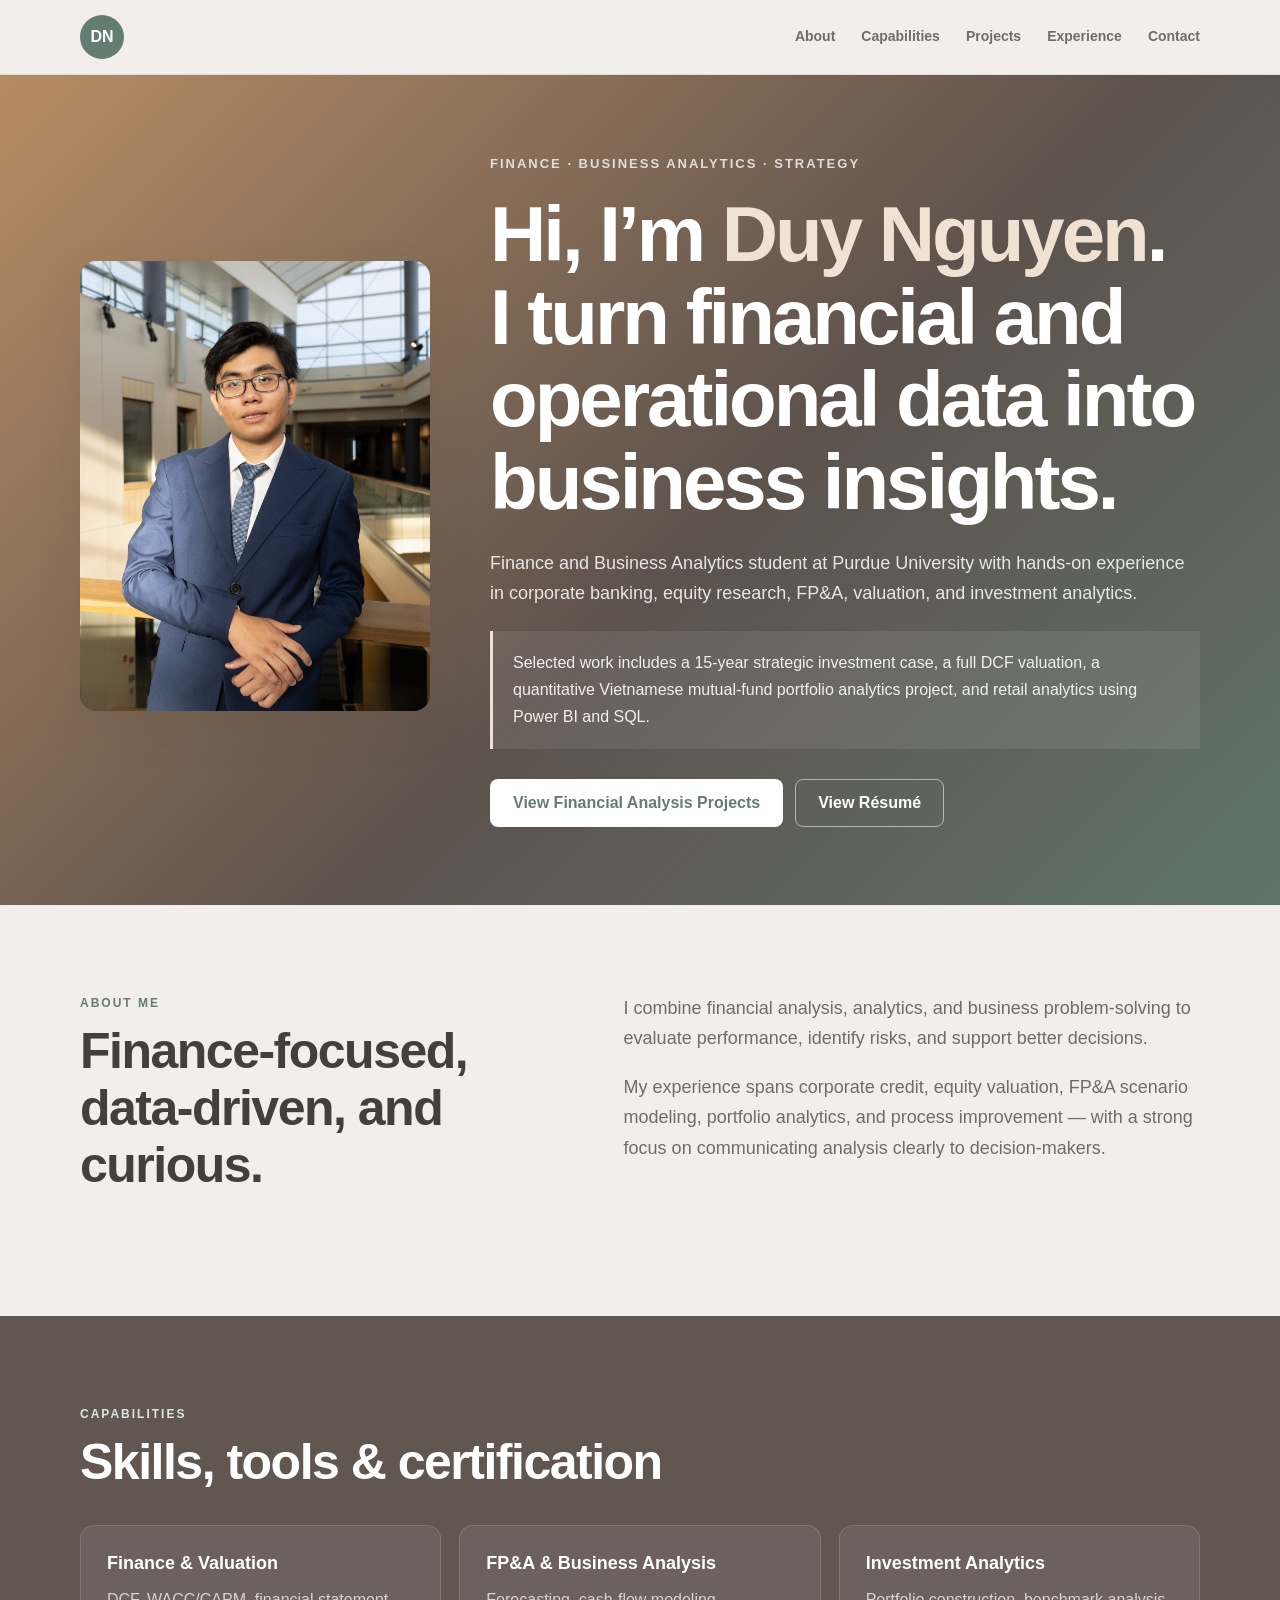
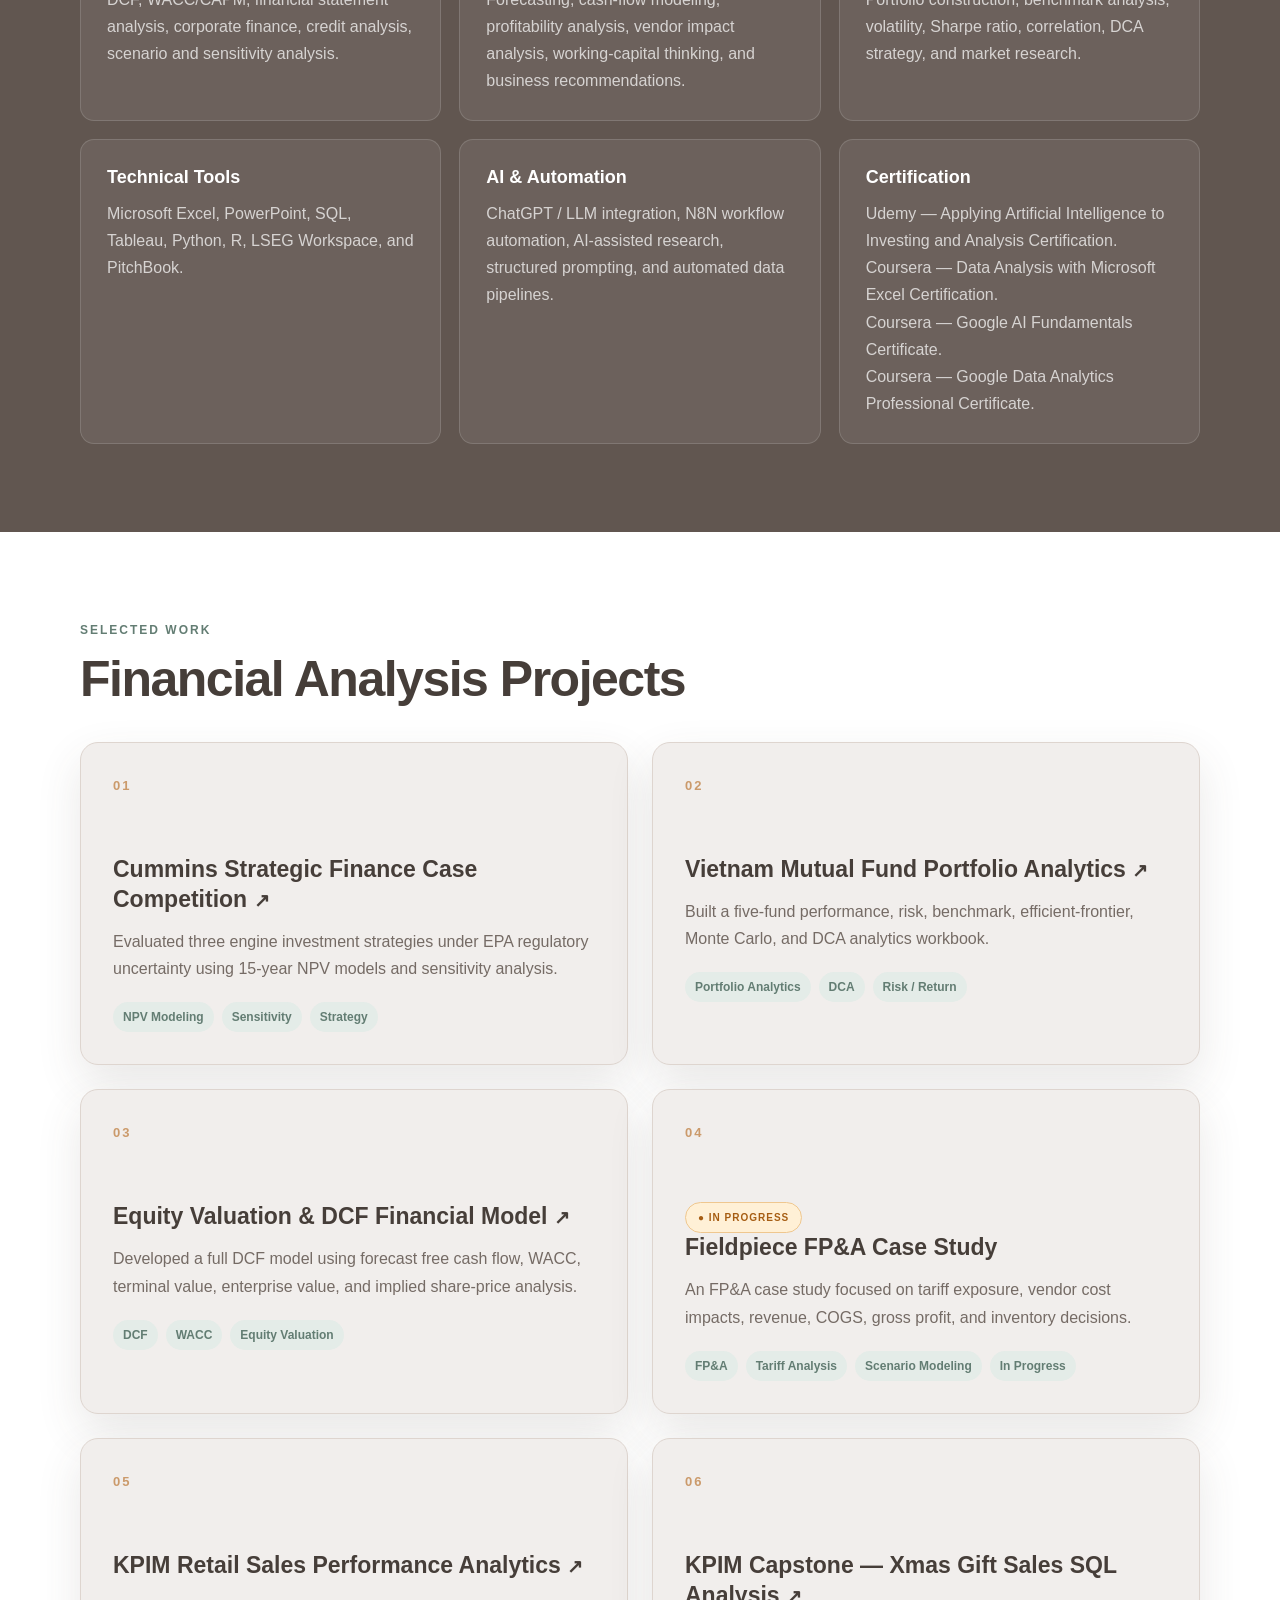
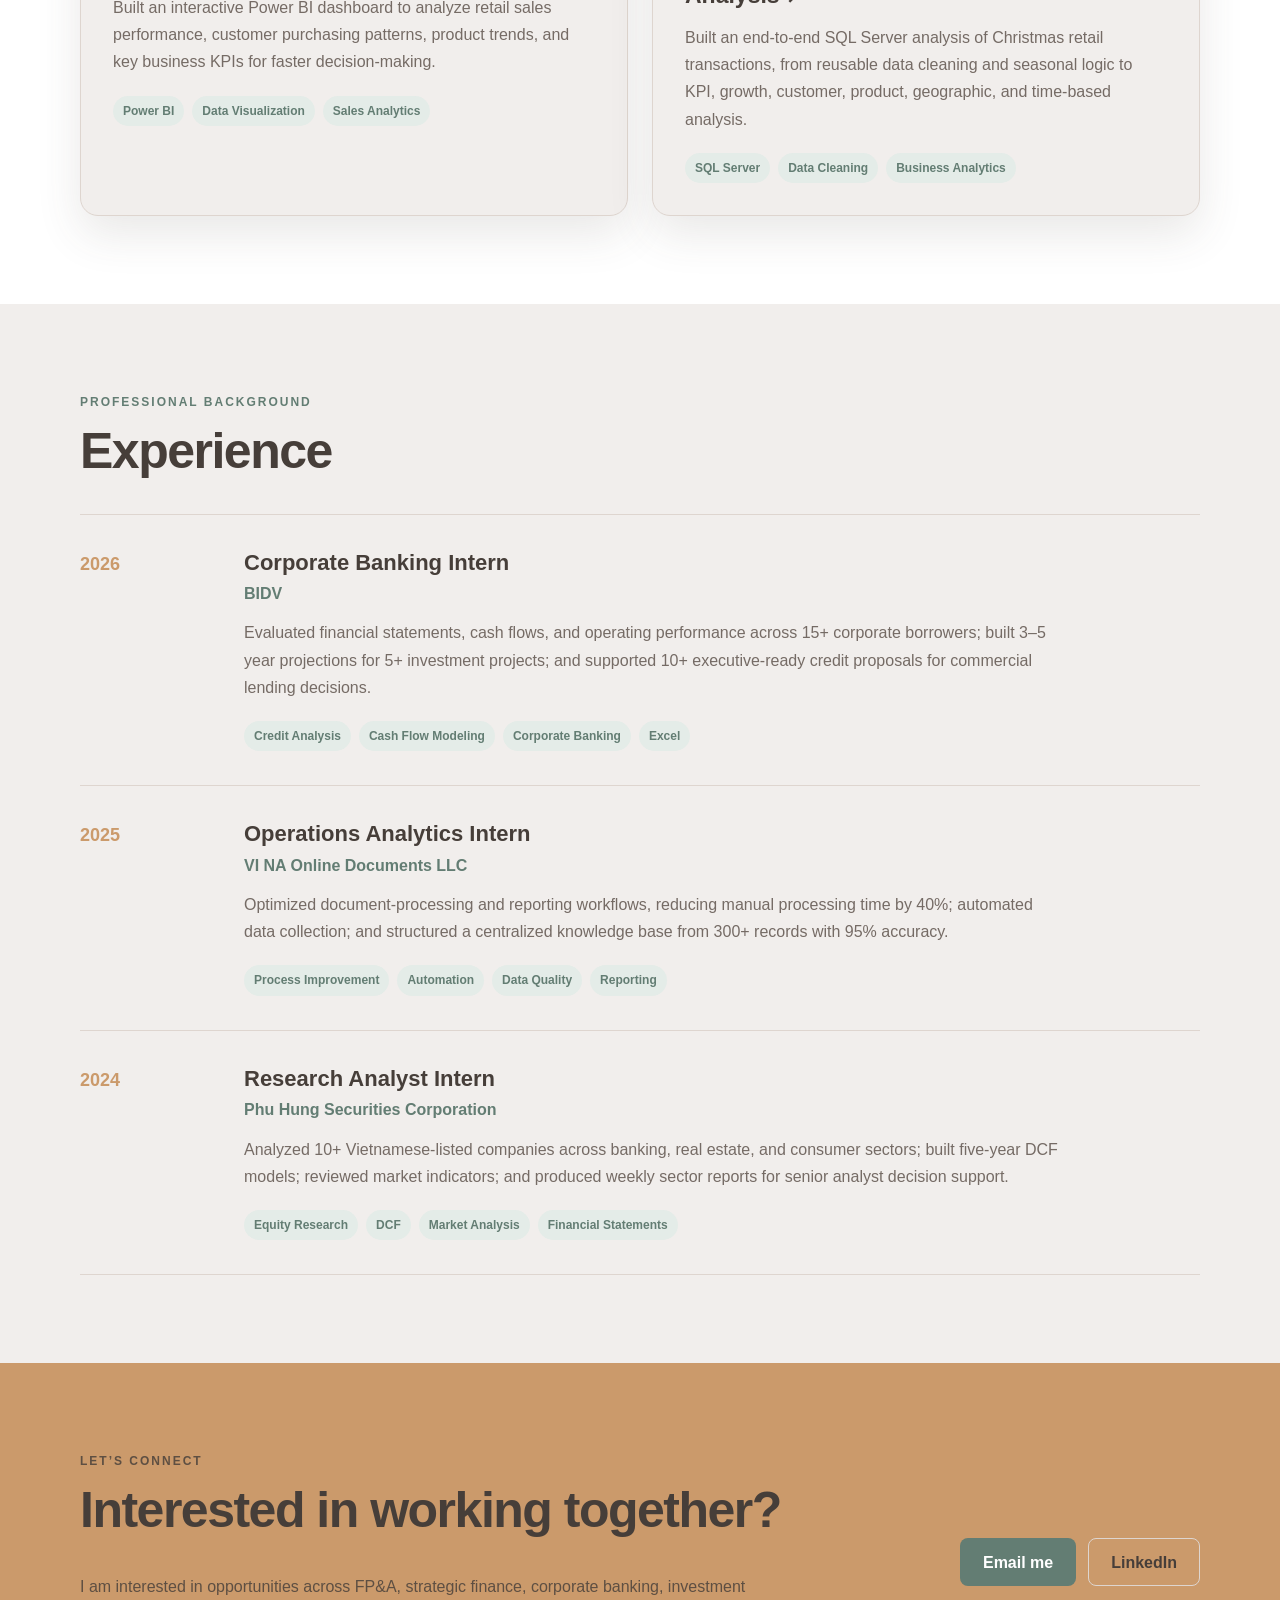
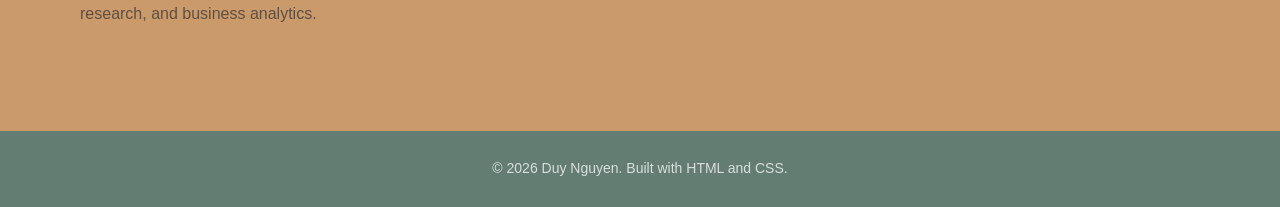
<file: index.html>
<!DOCTYPE html>
<html lang="en">
<head>
  <meta charset="UTF-8">
  <meta name="viewport" content="width=device-width, initial-scale=1.0">
  <meta name="description" content="Duy Nguyen — Finance and Business Analytics portfolio.">
  <title>Duy Nguyen | Finance & Business Analytics</title>
  <link rel="stylesheet" href="style.css">
</head>

<body>

<header class="site-header">
  <nav class="navbar container">
    <a class="logo" href="#home">DN</a>
    <div class="nav-links">
      <a href="#about">About</a>
      <a href="#skills">Capabilities</a>
      <a href="#projects">Projects</a>
      <a href="#experience">Experience</a>
      <a href="#contact">Contact</a>
    </div>
  </nav>
</header>

<main>

<!-- HERO SECTION -->
<section class="hero" id="home">
  <div class="container hero-content">
    <div class="hero-layout">

      <div class="hero-photo">
        <img src="duy-profile.jpg" alt="Duy Nguyen">
      </div>

      <div class="hero-text">
        <p class="eyebrow">Finance · Business Analytics · Strategy</p>

        <h1>
          Hi, I’m <span>Duy Nguyen</span>.
          I turn financial and operational data into business insights.
        </h1>

        <p class="hero-description">
          Finance and Business Analytics student at Purdue University
          with hands-on experience in corporate banking, equity research,
          FP&amp;A, valuation, and investment analytics.
        </p>

        <p class="hero-proof">
          Selected work includes a 15-year strategic investment case,
          a full DCF valuation, a quantitative Vietnamese mutual-fund
          portfolio analytics project, and retail analytics using
          Power BI and SQL.
        </p>

        <div class="hero-actions">
          <a class="button button-primary" href="#projects">
            View Financial Analysis Projects
          </a>
          <a class="button button-secondary"
             href="Duy Nguyen_Resume_Finance.pdf"
             target="_blank" rel="noopener noreferrer">
            View Résumé
          </a>
        </div>
      </div>

    </div>
  </div>
</section>

<!-- ABOUT SECTION -->
<section class="section" id="about">
  <div class="container about-grid">

    <div>
      <p class="section-label">About me</p>
      <h2>Finance-focused, data-driven, and curious.</h2>
    </div>

    <div class="about-text">
      <p>
        I combine financial analysis, analytics, and business
        problem-solving to evaluate performance, identify risks,
        and support better decisions.
      </p>

      <p>
        My experience spans corporate credit, equity valuation,
        FP&amp;A scenario modeling, portfolio analytics, and
        process improvement — with a strong focus on communicating
        analysis clearly to decision-makers.
      </p>
    </div>

  </div>
</section>

<!-- SKILLS SECTION -->
<section class="section section-dark" id="skills">
  <div class="container">

    <p class="section-label">Capabilities</p>
    <h2>Skills, tools &amp; certification</h2>

    <div class="skills-grid">

      <div class="skill-box">
        <h3>Finance &amp; Valuation</h3>
        <p>
          DCF, WACC/CAPM, financial statement analysis,
          corporate finance, credit analysis, scenario
          and sensitivity analysis.
        </p>
      </div>

      <div class="skill-box">
        <h3>FP&amp;A &amp; Business Analysis</h3>
        <p>
          Forecasting, cash-flow modeling, profitability analysis,
          vendor impact analysis, working-capital thinking,
          and business recommendations.
        </p>
      </div>

      <div class="skill-box">
        <h3>Investment Analytics</h3>
        <p>
          Portfolio construction, benchmark analysis, volatility,
          Sharpe ratio, correlation, DCA strategy, and market research.
        </p>
      </div>

      <div class="skill-box">
        <h3>Technical Tools</h3>
        <p>
          Microsoft Excel, PowerPoint, SQL, Tableau,
          Python, R, LSEG Workspace, and PitchBook.
        </p>
      </div>

      <div class="skill-box">
        <h3>AI &amp; Automation</h3>
        <p>
          ChatGPT / LLM integration, N8N workflow automation,
          AI-assisted research, structured prompting,
          and automated data pipelines.
        </p>
      </div>

      <div class="skill-box">
        <h3>Certification</h3>
        <p>
          Udemy — Applying Artificial Intelligence to
          Investing and Analysis Certification.
        </p>
        <p>
          Coursera — Data Analysis with Microsoft Excel Certification.
        </p>
        <p>
          Coursera — Google AI Fundamentals Certificate.
        </p>
        <p>
          Coursera — Google Data Analytics Professional Certificate.
        </p>
      </div>

    </div>
  </div>
</section>

<!-- PROJECTS SECTION -->
<section class="section section-soft" id="projects">
  <div class="container">

    <p class="section-label">Selected work</p>
    <h2>Financial Analysis Projects</h2>

    <div class="card-grid">

      <!-- PROJECT 01 -->
      <article class="card">
        <div class="card-number">01</div>

        <h3>
          <a class="project-link" href="projects/cummins.html">
            Cummins Strategic Finance Case Competition
          </a>
        </h3>

        <p>
          Evaluated three engine investment strategies under EPA
          regulatory uncertainty using 15-year NPV models
          and sensitivity analysis.
        </p>

        <div class="tags">
          <span>NPV Modeling</span>
          <span>Sensitivity</span>
          <span>Strategy</span>
        </div>
      </article>

      <!-- PROJECT 02 -->
      <article class="card">
        <div class="card-number">02</div>

        <h3>
          <a class="project-link" href="projects/mutualfund.html">
            Vietnam Mutual Fund Portfolio Analytics
          </a>
        </h3>

        <p>
          Built a five-fund performance, risk, benchmark,
          efficient-frontier, Monte Carlo, and DCA analytics workbook.
        </p>

        <div class="tags">
          <span>Portfolio Analytics</span>
          <span>DCA</span>
          <span>Risk / Return</span>
        </div>
      </article>

      <!-- PROJECT 03 -->
      <article class="card">
        <div class="card-number">03</div>

        <h3>
          <a class="project-link" href="projects/dcf.html">
            Equity Valuation &amp; DCF Financial Model
          </a>
        </h3>

        <p>
          Developed a full DCF model using forecast free cash flow,
          WACC, terminal value, enterprise value,
          and implied share-price analysis.
        </p>

        <div class="tags">
          <span>DCF</span>
          <span>WACC</span>
          <span>Equity Valuation</span>
        </div>
      </article>

      <!-- PROJECT 04: IN PROGRESS -->
      <article class="card">
        <div class="card-number">04</div>
        <span class="progress-badge">● IN PROGRESS</span>
        <h3>Fieldpiece FP&amp;A Case Study</h3>

        <p>
          An FP&amp;A case study focused on tariff exposure,
          vendor cost impacts, revenue, COGS, gross profit,
          and inventory decisions.
        </p>

        <div class="tags">
          <span>FP&amp;A</span>
          <span>Tariff Analysis</span>
          <span>Scenario Modeling</span>
          <span class="tag-progress">In Progress</span>
        </div>
      </article>

      <!-- PROJECT 05 -->
      <article class="card">
        <div class="card-number">05</div>

        <h3>
          <a class="project-link" href="projects/kpim1.html">
            KPIM Retail Sales Performance Analytics
          </a>
        </h3>

        <p>
          Built an interactive Power BI dashboard to analyze
          retail sales performance, customer purchasing patterns,
          product trends, and key business KPIs
          for faster decision-making.
        </p>

        <div class="tags">
          <span>Power BI</span>
          <span>Data Visualization</span>
          <span>Sales Analytics</span>
        </div>
      </article>

      <!-- PROJECT 06 -->
      <article class="card">
        <div class="card-number">06</div>

        <h3>
          <a class="project-link" href="projects/kpim2.html">
            KPIM Capstone — Xmas Gift Sales SQL Analysis
          </a>
        </h3>

        <p>
          Built an end-to-end SQL Server analysis of Christmas
          retail transactions, from reusable data cleaning
          and seasonal logic to KPI, growth, customer,
          product, geographic, and time-based analysis.
        </p>

        <div class="tags">
          <span>SQL Server</span>
          <span>Data Cleaning</span>
          <span>Business Analytics</span>
        </div>
      </article>

    </div>
  </div>
</section>

<!-- EXPERIENCE SECTION -->
<section class="section" id="experience">
  <div class="container">

    <p class="section-label">Professional background</p>
    <h2>Experience</h2>

    <div class="timeline">

      <article class="timeline-item">
        <div class="timeline-date">2026</div>

        <div class="timeline-content">
          <h3>Corporate Banking Intern</h3>
          <p class="company">BIDV</p>

          <p>
            Evaluated financial statements, cash flows, and
            operating performance across 15+ corporate borrowers;
            built 3–5 year projections for 5+ investment projects;
            and supported 10+ executive-ready credit proposals
            for commercial lending decisions.
          </p>

          <div class="tags">
            <span>Credit Analysis</span>
            <span>Cash Flow Modeling</span>
            <span>Corporate Banking</span>
            <span>Excel</span>
          </div>
        </div>
      </article>

      <article class="timeline-item">
        <div class="timeline-date">2025</div>

        <div class="timeline-content">
          <h3>Operations Analytics Intern</h3>
          <p class="company">VI NA Online Documents LLC</p>

          <p>
            Optimized document-processing and reporting workflows,
            reducing manual processing time by 40%;
            automated data collection; and structured a centralized
            knowledge base from 300+ records with 95% accuracy.
          </p>

          <div class="tags">
            <span>Process Improvement</span>
            <span>Automation</span>
            <span>Data Quality</span>
            <span>Reporting</span>
          </div>
        </div>
      </article>

      <article class="timeline-item">
        <div class="timeline-date">2024</div>

        <div class="timeline-content">
          <h3>Research Analyst Intern</h3>
          <p class="company">Phu Hung Securities Corporation</p>

          <p>
            Analyzed 10+ Vietnamese-listed companies across
            banking, real estate, and consumer sectors;
            built five-year DCF models; reviewed market indicators;
            and produced weekly sector reports for senior
            analyst decision support.
          </p>

          <div class="tags">
            <span>Equity Research</span>
            <span>DCF</span>
            <span>Market Analysis</span>
            <span>Financial Statements</span>
          </div>
        </div>
      </article>

    </div>
  </div>
</section>

<!-- CONTACT SECTION -->
<section class="section contact-section" id="contact">
  <div class="container contact-box">

    <div>
      <p class="section-label">Let’s connect</p>
      <h2>Interested in working together?</h2>

      <p>
        I am interested in opportunities across FP&amp;A,
        strategic finance, corporate banking,
        investment research, and business analytics.
      </p>
    </div>

    <div class="contact-actions">
      <a class="button button-primary"
         href="mailto:khaduybill@gmail.com">
        Email me
      </a>

      <a class="button button-secondary"
         href="https://www.linkedin.com/in/duynguyen2907/"
         target="_blank" rel="noopener noreferrer">
        LinkedIn
      </a>
    </div>

  </div>
</section>

</main>

<footer class="footer">
  <div class="container">
    <p>© 2026 Duy Nguyen. Built with HTML and CSS.</p>
  </div>
</footer>

</body>
</html>
</file>
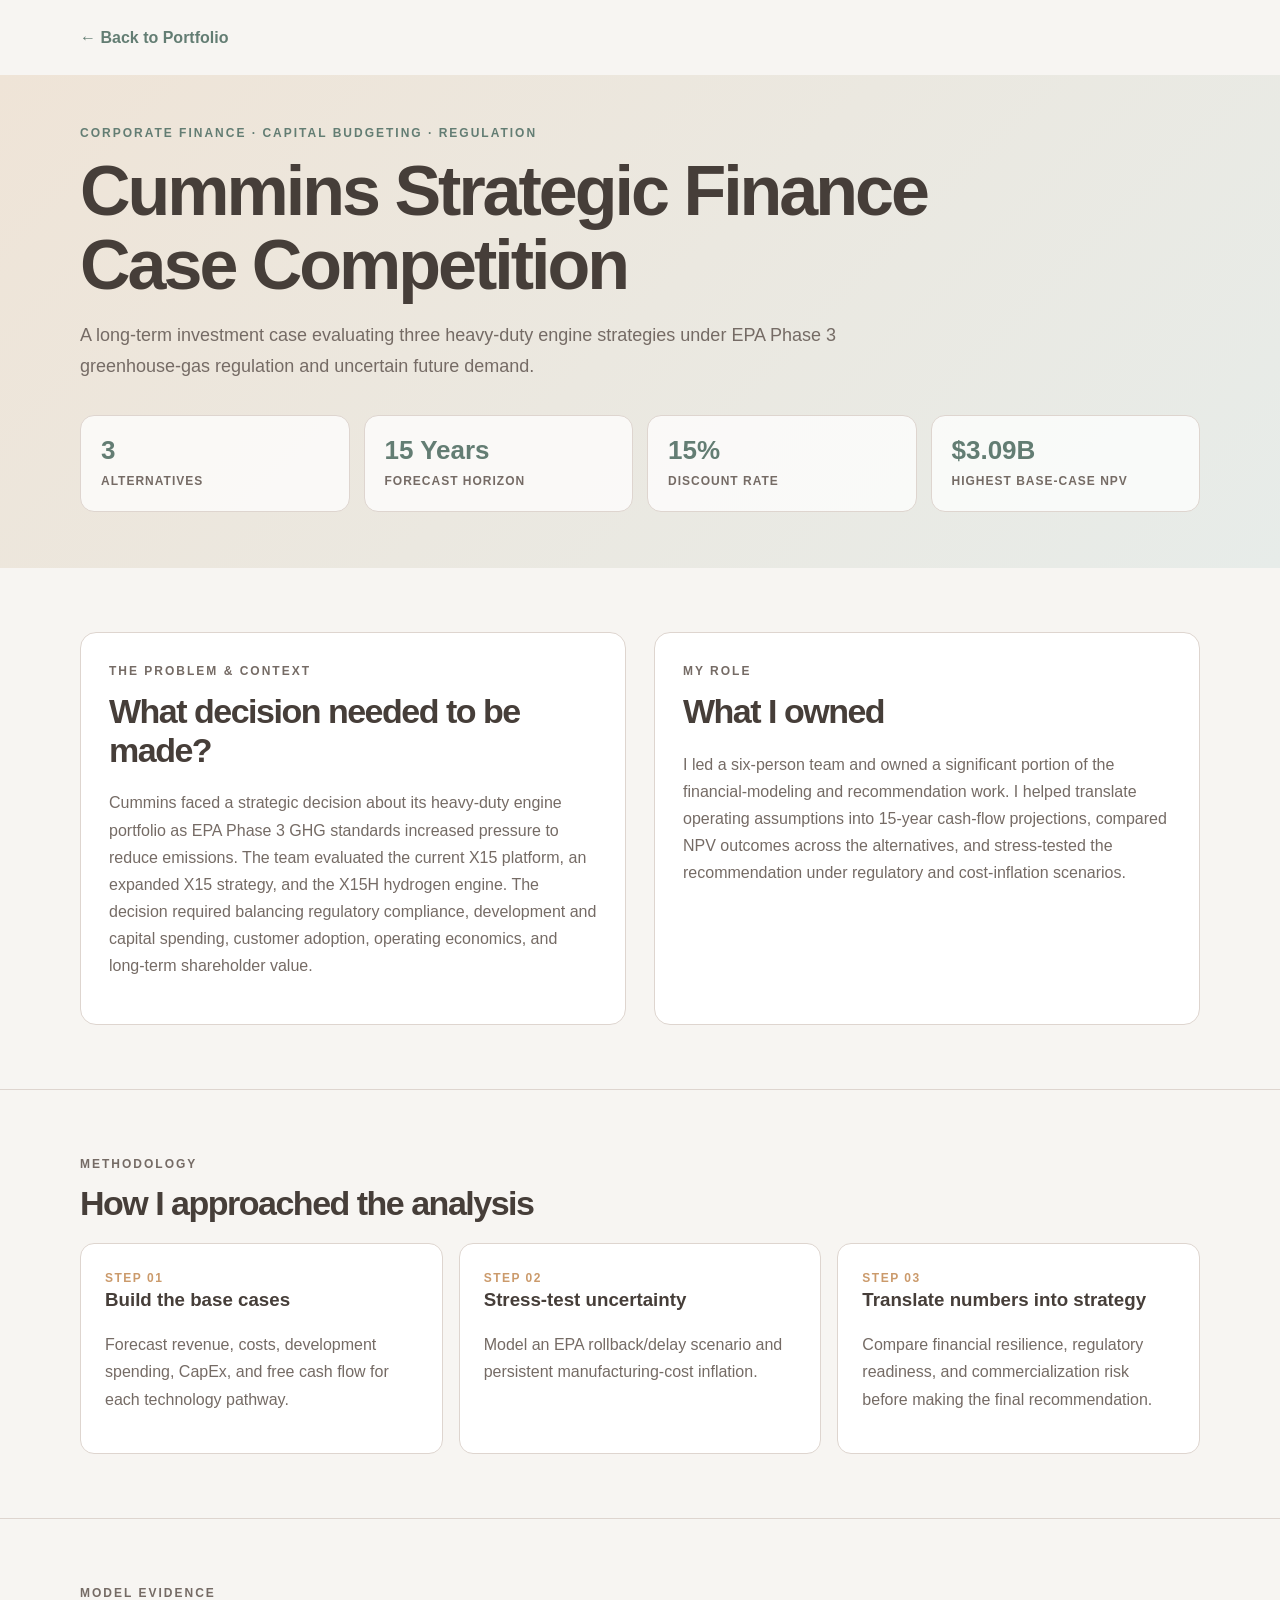
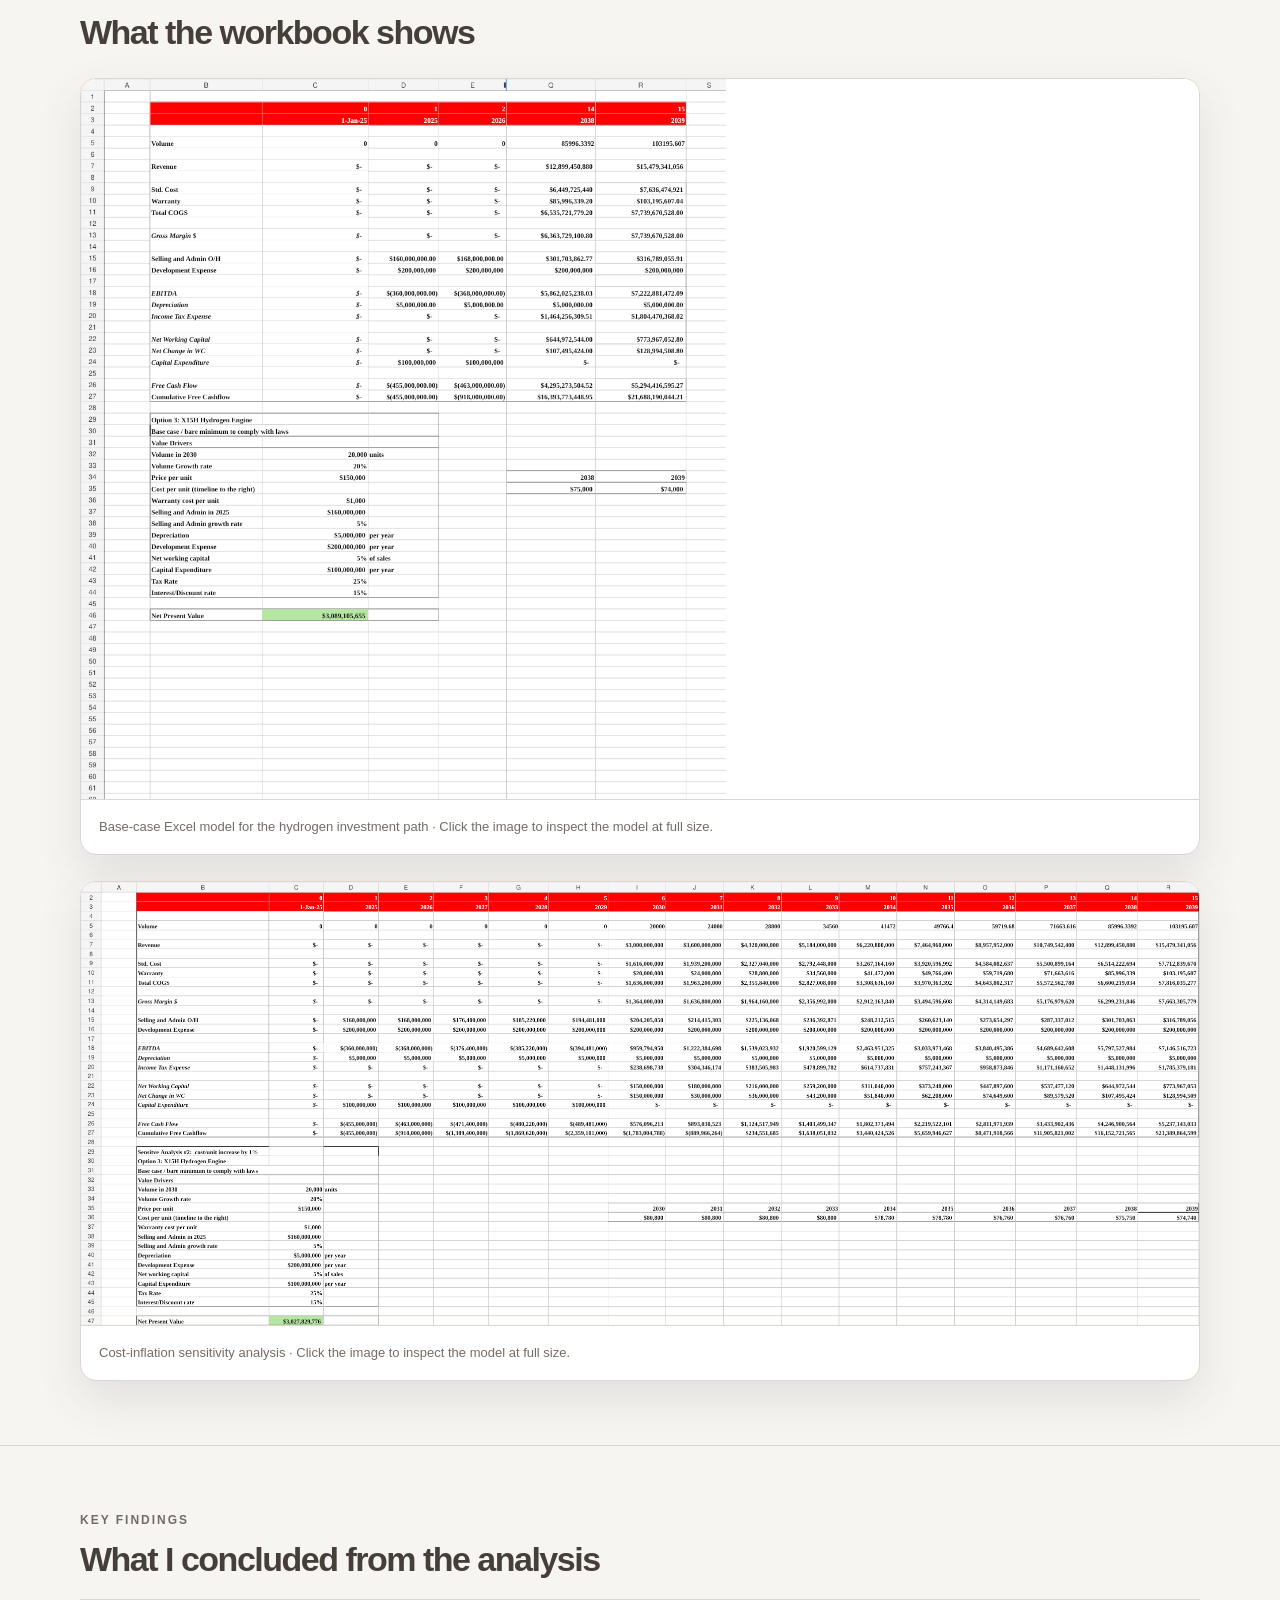
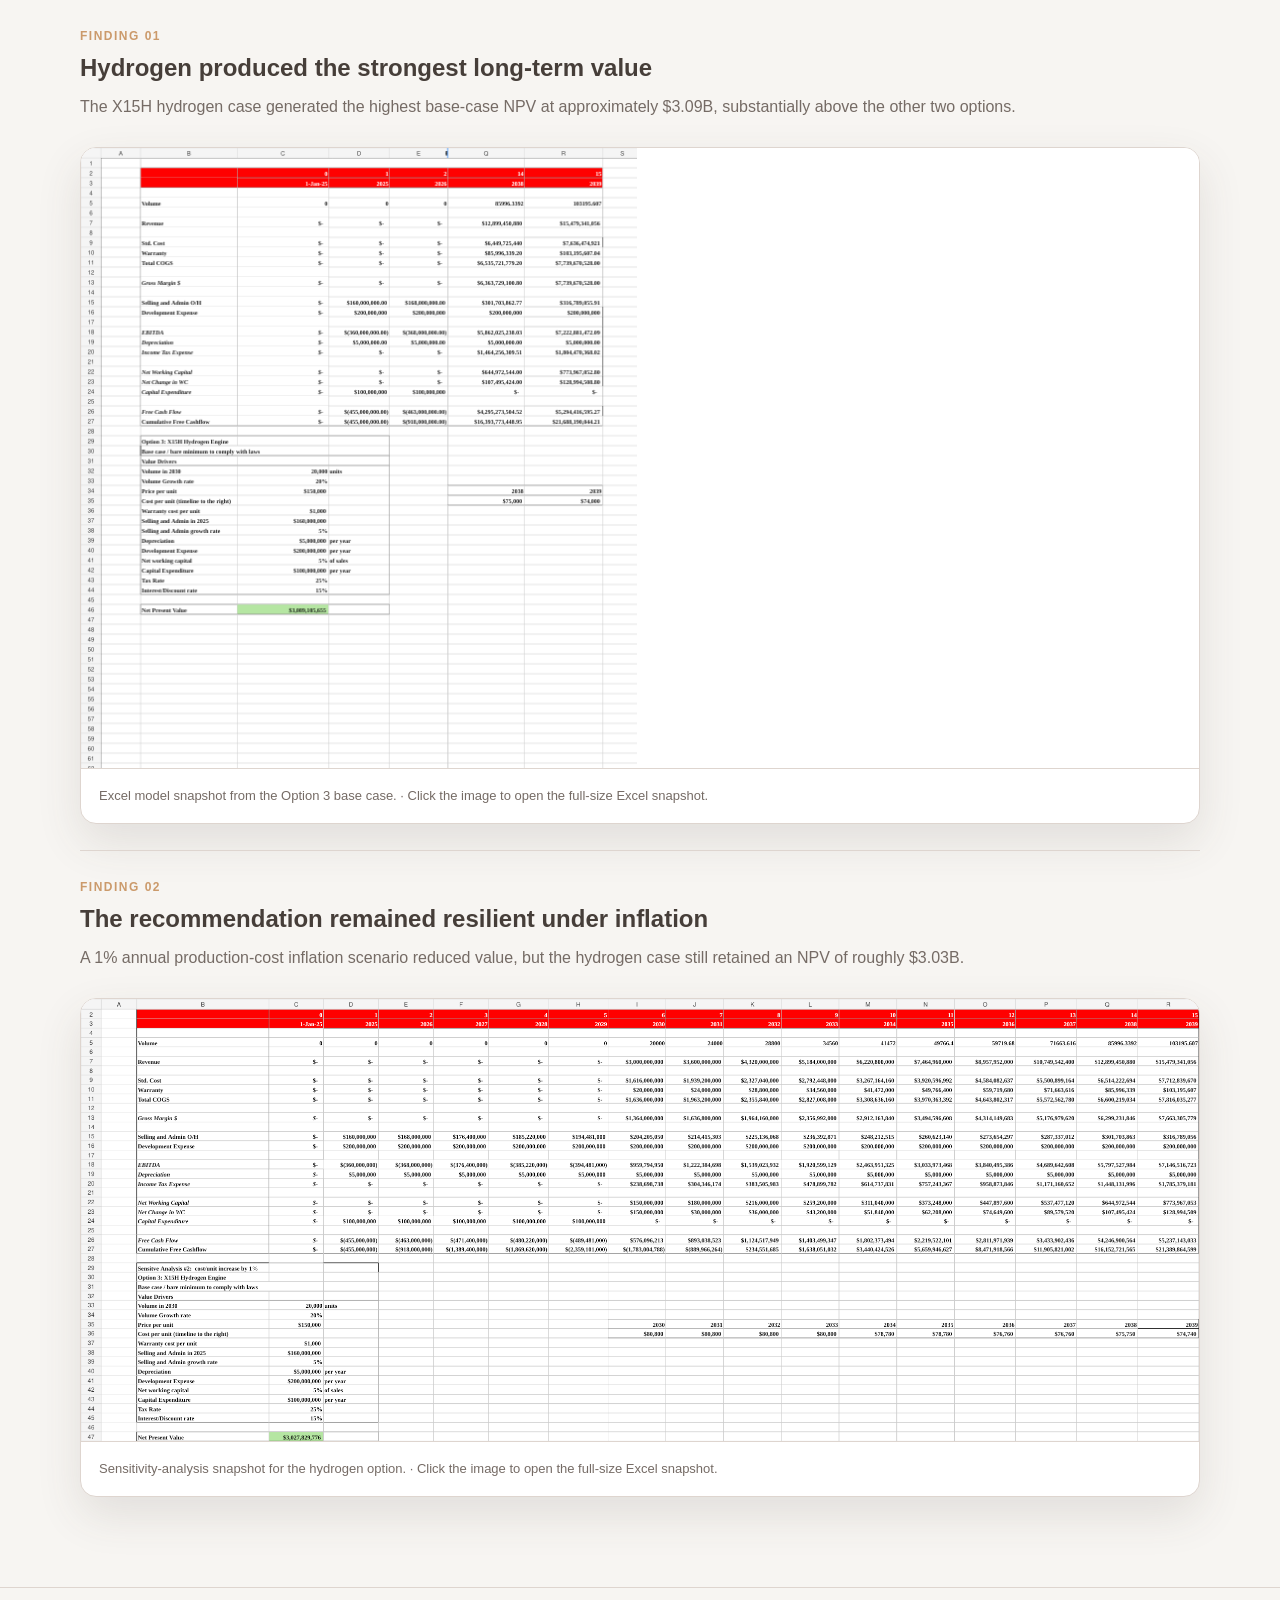
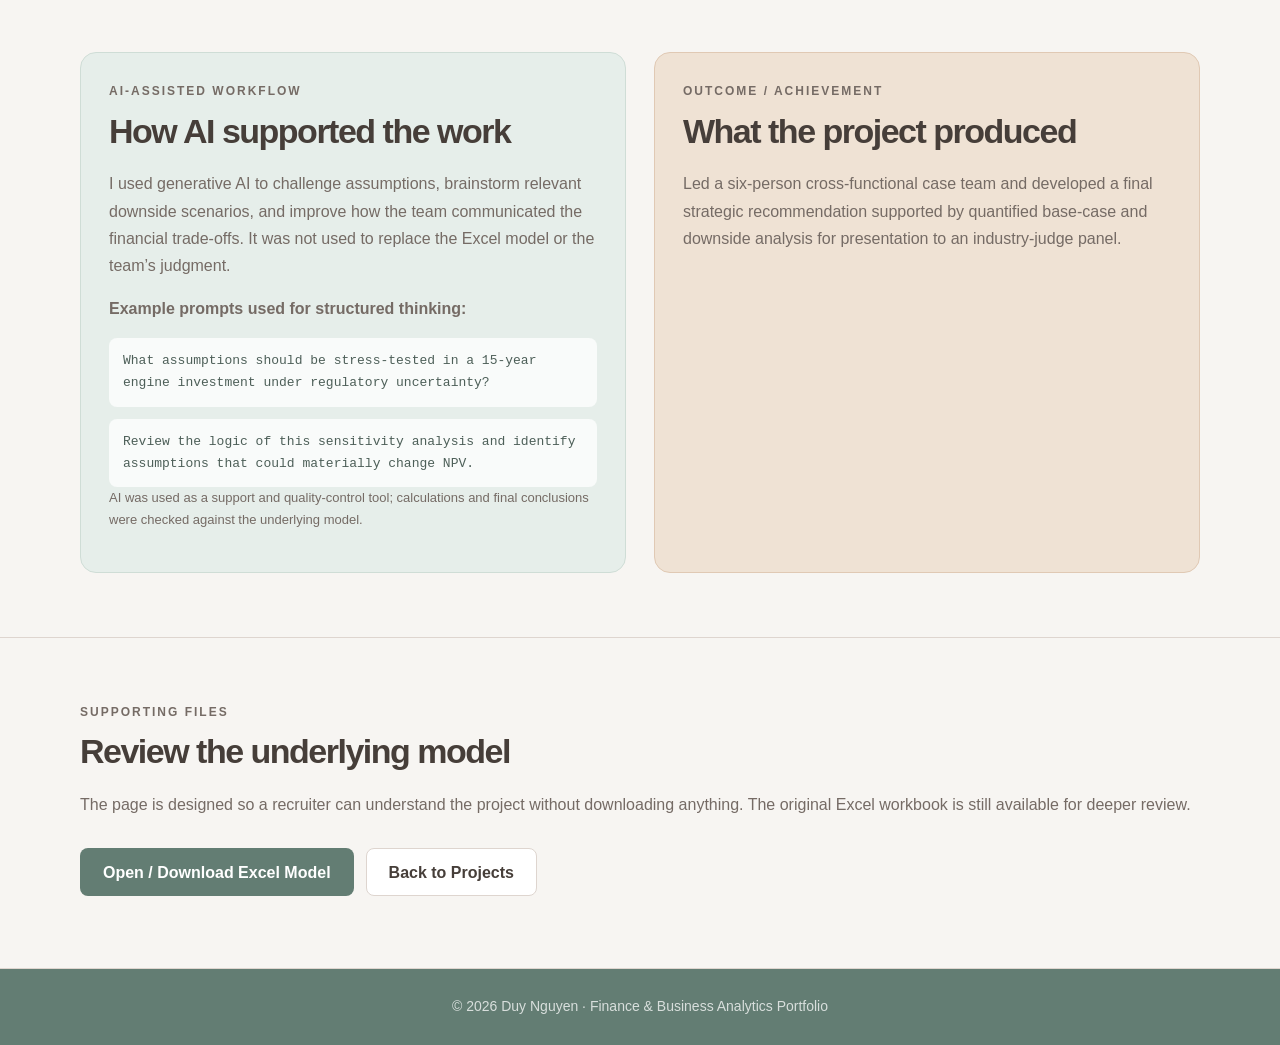
<file: projects/cummins.html>
<!DOCTYPE html>
<html lang="en">
<head><meta charset="UTF-8"><meta name="viewport" content="width=device-width, initial-scale=1.0"><title>Cummins Strategic Finance Case Competition | Duy Nguyen</title><link rel="stylesheet" href="../style.css"></head>
<body class="project-page">
<div class="project-nav"><div class="container"><a class="back-link" href="../index.html#projects">← Back to Portfolio</a></div></div>
<header class="project-hero"><div class="container"><p class="section-label">Corporate Finance · Capital Budgeting · Regulation</p><h1>Cummins Strategic Finance Case Competition</h1><p class="project-subtitle">A long-term investment case evaluating three heavy-duty engine strategies under EPA Phase 3 greenhouse-gas regulation and uncertain future demand.</p><div class="metric-grid"><div class="metric"><strong>3</strong><span>Alternatives</span></div>
<div class="metric"><strong>15 Years</strong><span>Forecast Horizon</span></div>
<div class="metric"><strong>15%</strong><span>Discount Rate</span></div>
<div class="metric"><strong>$3.09B</strong><span>Highest Base-Case NPV</span></div></div></div></header>

<section class="project-section"><div class="container"><div class="two-col">
<div class="info-card"><p class="section-label">The problem &amp; context</p><h2>What decision needed to be made?</h2><p>Cummins faced a strategic decision about its heavy-duty engine portfolio as EPA Phase 3 GHG standards increased pressure to reduce emissions. The team evaluated the current X15 platform, an expanded X15 strategy, and the X15H hydrogen engine. The decision required balancing regulatory compliance, development and capital spending, customer adoption, operating economics, and long-term shareholder value.</p></div>
<div class="info-card"><p class="section-label">My role</p><h2>What I owned</h2><p>I led a six-person team and owned a significant portion of the financial-modeling and recommendation work. I helped translate operating assumptions into 15-year cash-flow projections, compared NPV outcomes across the alternatives, and stress-tested the recommendation under regulatory and cost-inflation scenarios.</p></div>
</div></div></section>

<section class="project-section"><div class="container"><p class="section-label">Methodology</p><h2>How I approached the analysis</h2><div class="process-grid"><div class="process-card"><div class="step">STEP 01</div><h3>Build the base cases</h3><p>Forecast revenue, costs, development spending, CapEx, and free cash flow for each technology pathway.</p></div>
<div class="process-card"><div class="step">STEP 02</div><h3>Stress-test uncertainty</h3><p>Model an EPA rollback/delay scenario and persistent manufacturing-cost inflation.</p></div>
<div class="process-card"><div class="step">STEP 03</div><h3>Translate numbers into strategy</h3><p>Compare financial resilience, regulatory readiness, and commercialization risk before making the final recommendation.</p></div></div></div></section>

<section class="project-section"><div class="container"><p class="section-label">Model evidence</p><h2>What the workbook shows</h2><div class="evidence"><a href="../assets/cummins_model.png" target="_blank"><img src="../assets/cummins_model.png" alt="Base-case Excel model for the hydrogen investment path"></a><div class="evidence-caption">Base-case Excel model for the hydrogen investment path · Click the image to inspect the model at full size.</div></div><div class="evidence"><a href="../assets/cummins_sensitivity.png" target="_blank"><img src="../assets/cummins_sensitivity.png" alt="Cost-inflation sensitivity analysis"></a><div class="evidence-caption">Cost-inflation sensitivity analysis · Click the image to inspect the model at full size.</div></div></div></section>

<section class="project-section"><div class="container"><p class="section-label">Key findings</p><h2>What I concluded from the analysis</h2><div class="finding"><div class="finding-number">Finding 01</div><h3>Hydrogen produced the strongest long-term value</h3><p>The X15H hydrogen case generated the highest base-case NPV at approximately $3.09B, substantially above the other two options.</p><div class="evidence"><a href="../assets/cummins_model.png" target="_blank"><img src="../assets/cummins_model.png" alt="Excel model snapshot from the Option 3 base case."></a><div class="evidence-caption">Excel model snapshot from the Option 3 base case. · Click the image to open the full-size Excel snapshot.</div></div></div><div class="finding"><div class="finding-number">Finding 02</div><h3>The recommendation remained resilient under inflation</h3><p>A 1% annual production-cost inflation scenario reduced value, but the hydrogen case still retained an NPV of roughly $3.03B.</p><div class="evidence"><a href="../assets/cummins_sensitivity.png" target="_blank"><img src="../assets/cummins_sensitivity.png" alt="Sensitivity-analysis snapshot for the hydrogen option."></a><div class="evidence-caption">Sensitivity-analysis snapshot for the hydrogen option. · Click the image to open the full-size Excel snapshot.</div></div></div></div></section>

<section class="project-section"><div class="container"><div class="two-col">
<div class="ai-box"><p class="section-label">AI-assisted workflow</p><h2>How AI supported the work</h2><p>I used generative AI to challenge assumptions, brainstorm relevant downside scenarios, and improve how the team communicated the financial trade-offs. It was not used to replace the Excel model or the team’s judgment.</p><p><strong>Example prompts used for structured thinking:</strong></p><code>What assumptions should be stress-tested in a 15-year engine investment under regulatory uncertainty?</code><code>Review the logic of this sensitivity analysis and identify assumptions that could materially change NPV.</code><p class="small-note">AI was used as a support and quality-control tool; calculations and final conclusions were checked against the underlying model.</p></div>
<div class="outcome-box"><p class="section-label">Outcome / achievement</p><h2>What the project produced</h2><p>Led a six-person cross-functional case team and developed a final strategic recommendation supported by quantified base-case and downside analysis for presentation to an industry-judge panel.</p></div>
</div></div></section>

<section class="project-section"><div class="container"><p class="section-label">Supporting files</p><h2>Review the underlying model</h2><p>The page is designed so a recruiter can understand the project without downloading anything. The original Excel workbook is still available for deeper review.</p><div class="project-actions"><a class="button button-primary" href="../excel/Cummins_Case.xlsx" target="_blank">Open / Download Excel Model</a><a class="button button-secondary" href="../index.html#projects">Back to Projects</a></div></div></section>
<footer class="footer"><div class="container"><p>© 2026 Duy Nguyen · Finance &amp; Business Analytics Portfolio</p></div></footer>
</body></html>
</file>
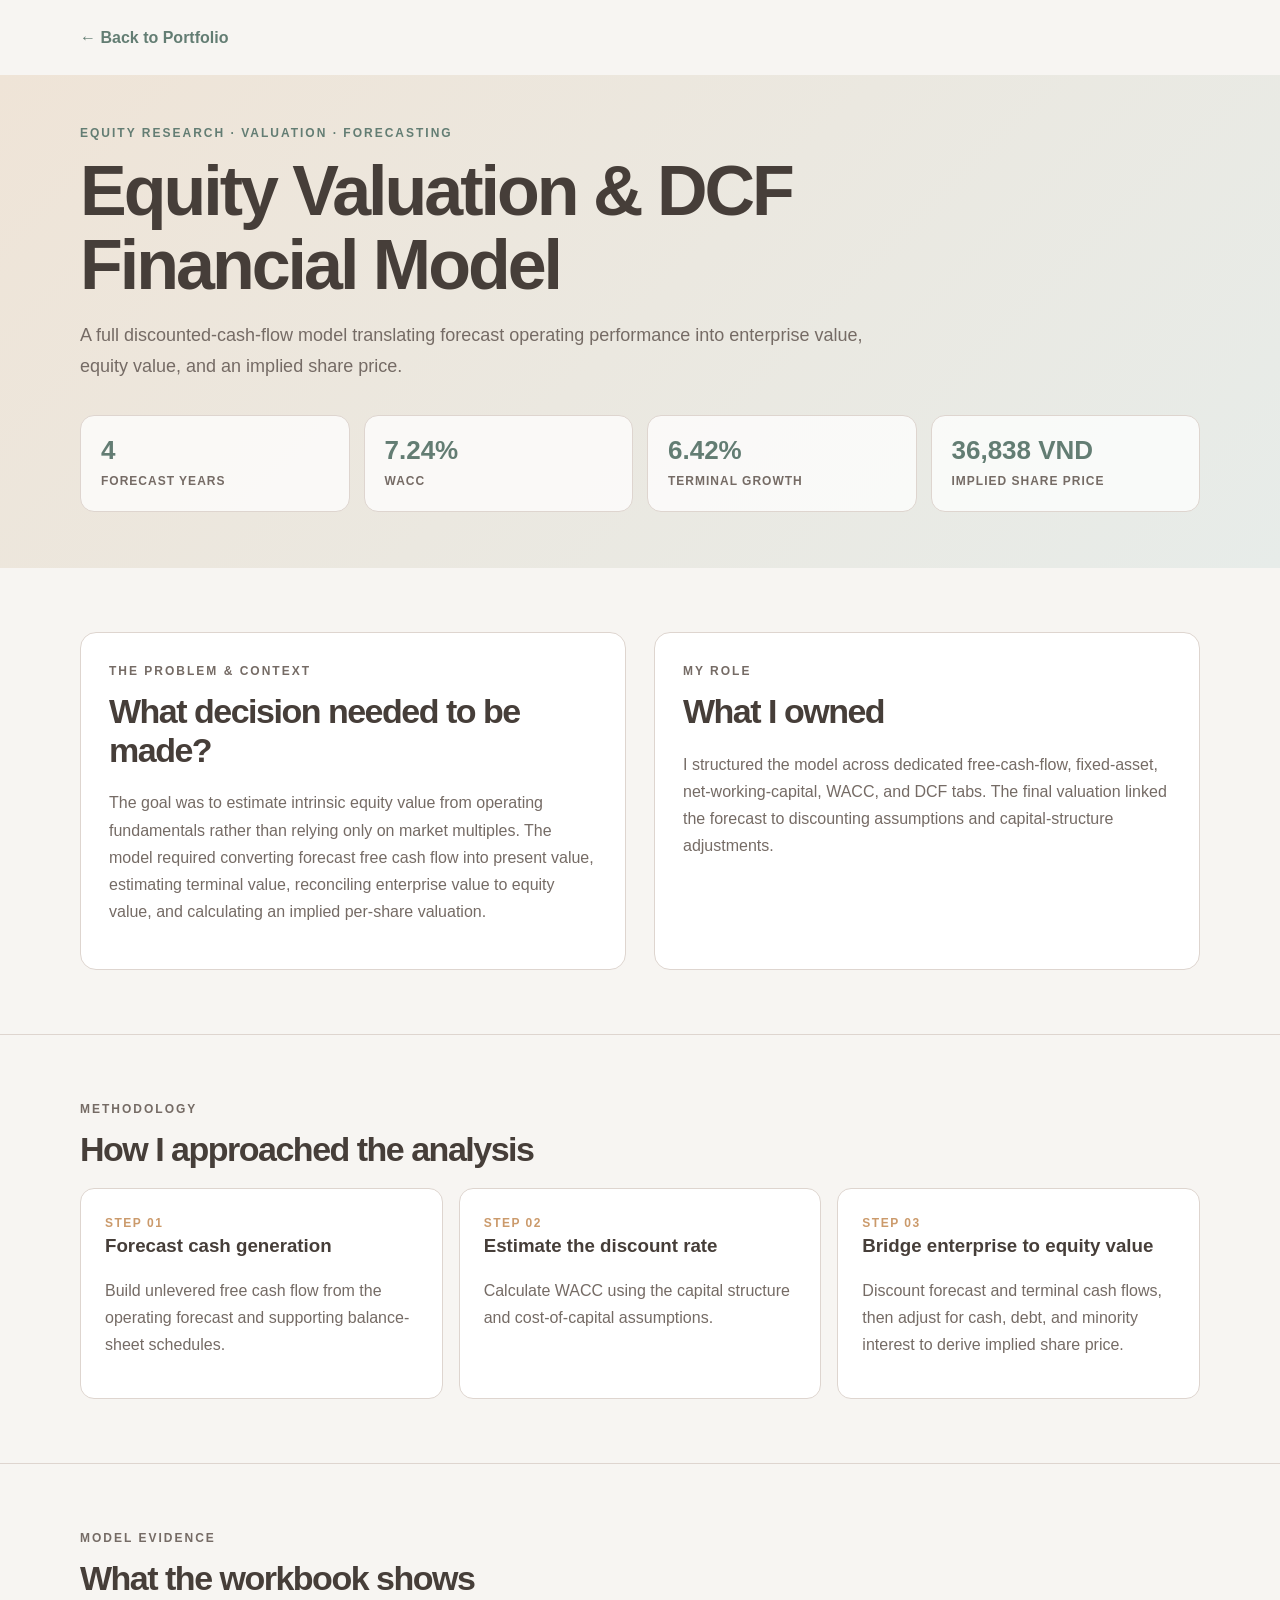
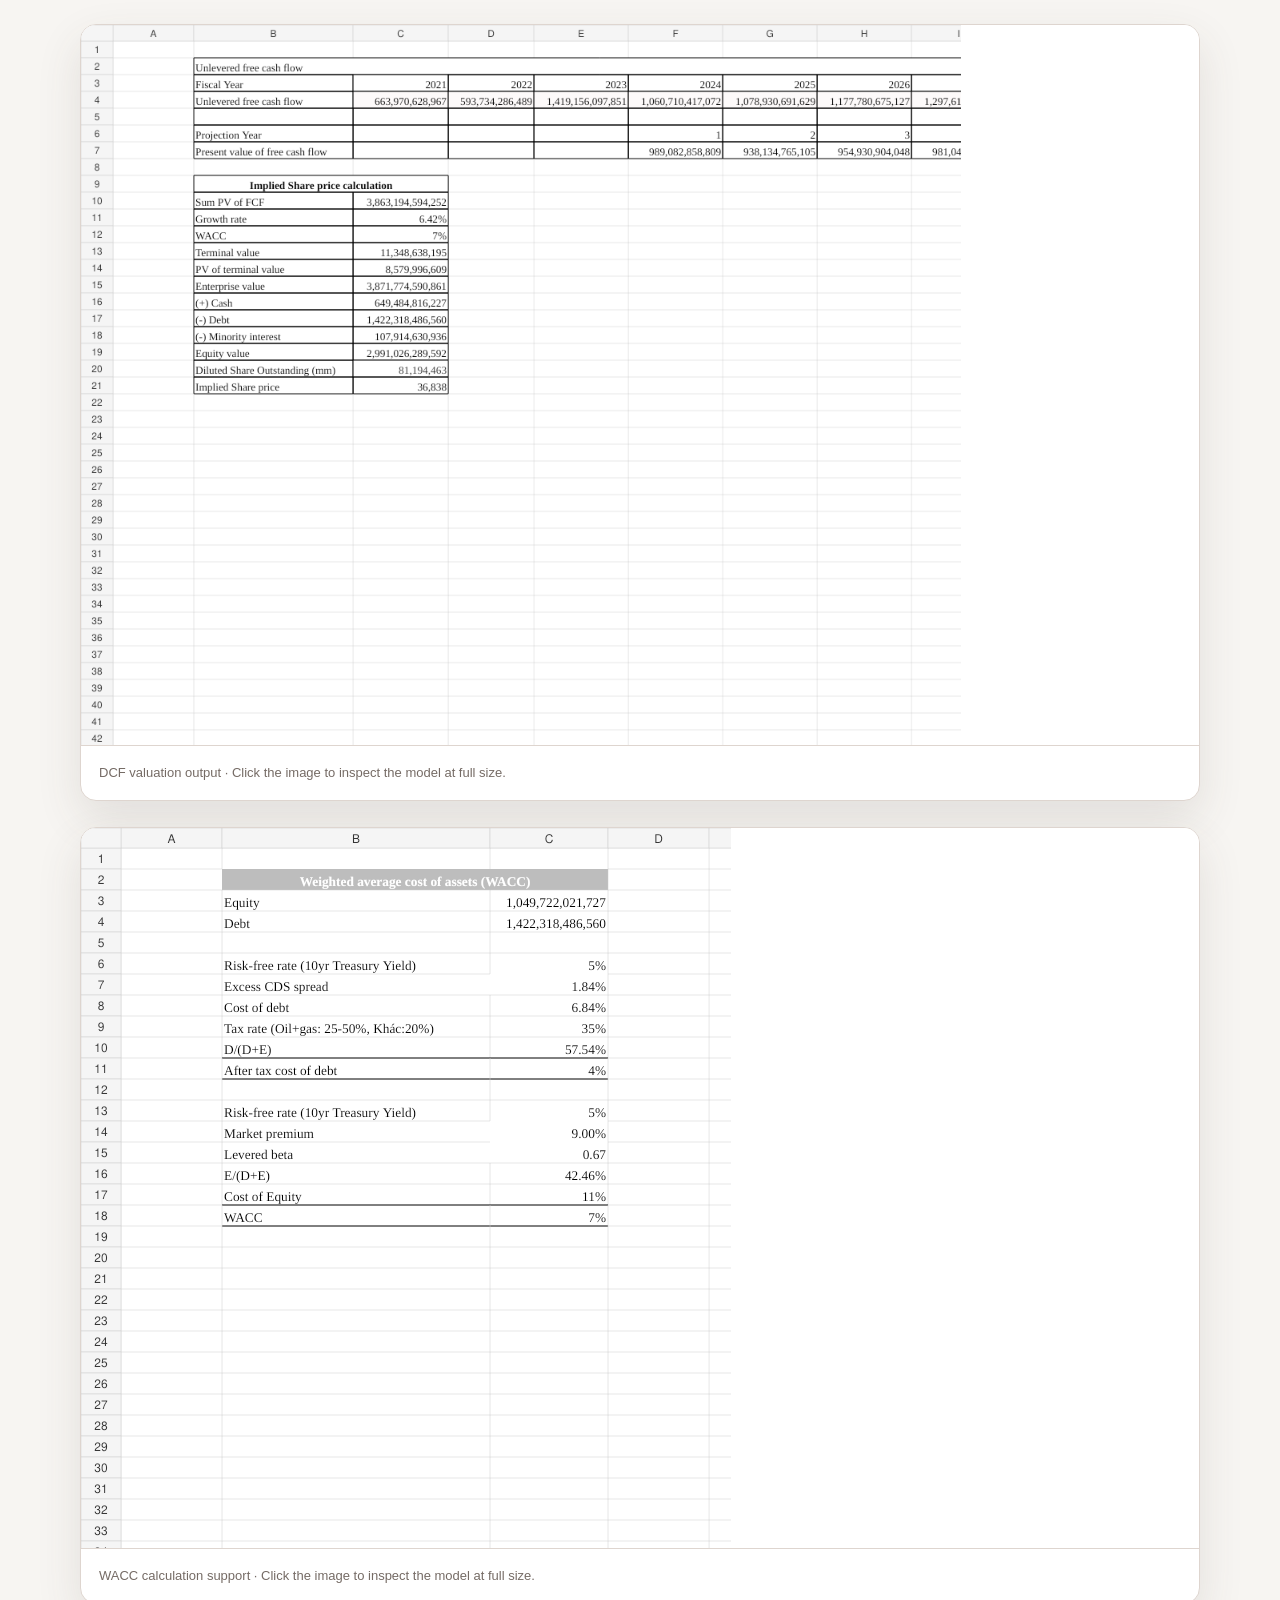
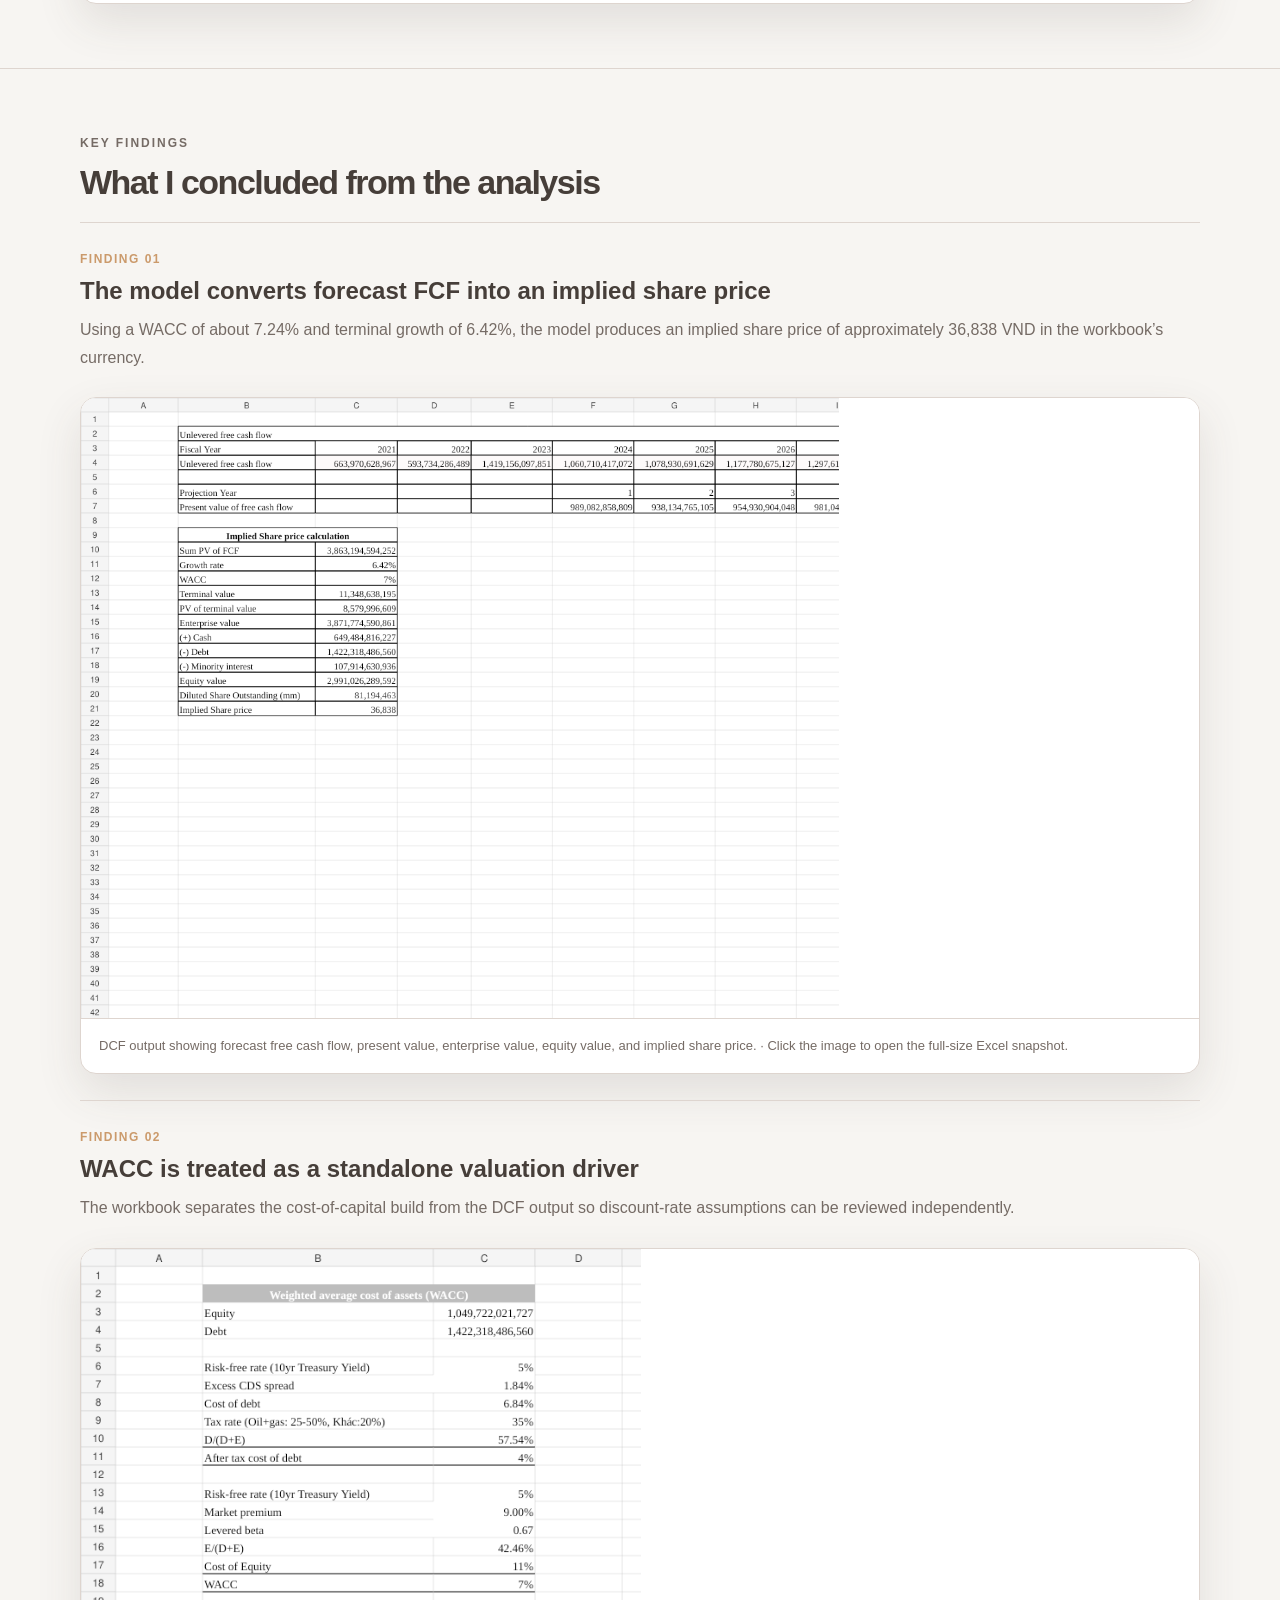
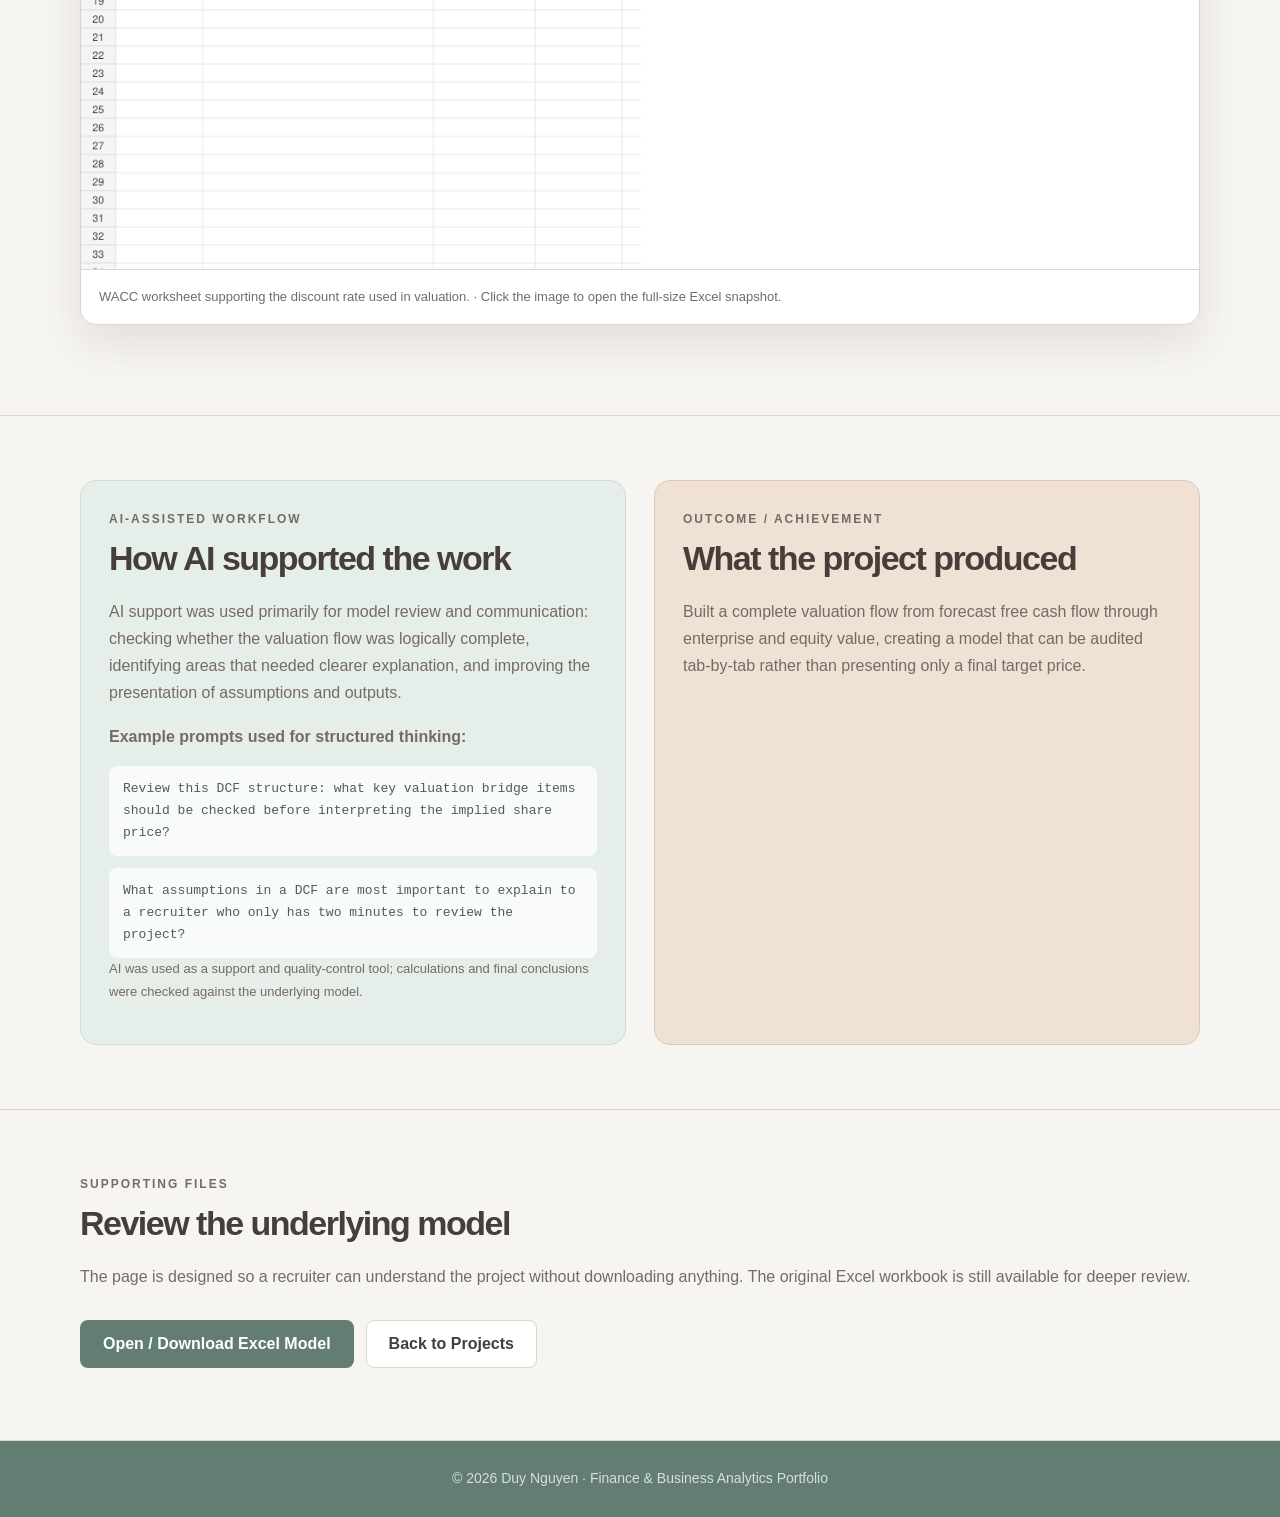
<file: projects/dcf.html>
<!DOCTYPE html>
<html lang="en">
<head><meta charset="UTF-8"><meta name="viewport" content="width=device-width, initial-scale=1.0"><title>Equity Valuation & DCF Financial Model | Duy Nguyen</title><link rel="stylesheet" href="../style.css"></head>
<body class="project-page">
<div class="project-nav"><div class="container"><a class="back-link" href="../index.html#projects">← Back to Portfolio</a></div></div>
<header class="project-hero"><div class="container"><p class="section-label">Equity Research · Valuation · Forecasting</p><h1>Equity Valuation & DCF Financial Model</h1><p class="project-subtitle">A full discounted-cash-flow model translating forecast operating performance into enterprise value, equity value, and an implied share price.</p><div class="metric-grid"><div class="metric"><strong>4</strong><span>Forecast Years</span></div>
<div class="metric"><strong>7.24%</strong><span>WACC</span></div>
<div class="metric"><strong>6.42%</strong><span>Terminal Growth</span></div>
<div class="metric"><strong>36,838 VND </strong><span>Implied Share Price</span></div></div></div></header>

<section class="project-section"><div class="container"><div class="two-col">
<div class="info-card"><p class="section-label">The problem &amp; context</p><h2>What decision needed to be made?</h2><p>The goal was to estimate intrinsic equity value from operating fundamentals rather than relying only on market multiples. The model required converting forecast free cash flow into present value, estimating terminal value, reconciling enterprise value to equity value, and calculating an implied per-share valuation.</p></div>
<div class="info-card"><p class="section-label">My role</p><h2>What I owned</h2><p>I structured the model across dedicated free-cash-flow, fixed-asset, net-working-capital, WACC, and DCF tabs. The final valuation linked the forecast to discounting assumptions and capital-structure adjustments.</p></div>
</div></div></section>

<section class="project-section"><div class="container"><p class="section-label">Methodology</p><h2>How I approached the analysis</h2><div class="process-grid"><div class="process-card"><div class="step">STEP 01</div><h3>Forecast cash generation</h3><p>Build unlevered free cash flow from the operating forecast and supporting balance-sheet schedules.</p></div>
<div class="process-card"><div class="step">STEP 02</div><h3>Estimate the discount rate</h3><p>Calculate WACC using the capital structure and cost-of-capital assumptions.</p></div>
<div class="process-card"><div class="step">STEP 03</div><h3>Bridge enterprise to equity value</h3><p>Discount forecast and terminal cash flows, then adjust for cash, debt, and minority interest to derive implied share price.</p></div></div></div></section>

<section class="project-section"><div class="container"><p class="section-label">Model evidence</p><h2>What the workbook shows</h2><div class="evidence"><a href="../assets/dcf_model.png" target="_blank"><img src="../assets/dcf_model.png" alt="DCF valuation output"></a><div class="evidence-caption">DCF valuation output · Click the image to inspect the model at full size.</div></div><div class="evidence"><a href="../assets/dcf_wacc.png" target="_blank"><img src="../assets/dcf_wacc.png" alt="WACC calculation support"></a><div class="evidence-caption">WACC calculation support · Click the image to inspect the model at full size.</div></div></div></section>

<section class="project-section"><div class="container"><p class="section-label">Key findings</p><h2>What I concluded from the analysis</h2><div class="finding"><div class="finding-number">Finding 01</div><h3>The model converts forecast FCF into an implied share price</h3><p>Using a WACC of about 7.24% and terminal growth of 6.42%, the model produces an implied share price of approximately 36,838 VND in the workbook’s currency.</p><div class="evidence"><a href="../assets/dcf_model.png" target="_blank"><img src="../assets/dcf_model.png" alt="DCF output showing forecast free cash flow, present value, enterprise value, equity value, and implied share price."></a><div class="evidence-caption">DCF output showing forecast free cash flow, present value, enterprise value, equity value, and implied share price. · Click the image to open the full-size Excel snapshot.</div></div></div><div class="finding"><div class="finding-number">Finding 02</div><h3>WACC is treated as a standalone valuation driver</h3><p>The workbook separates the cost-of-capital build from the DCF output so discount-rate assumptions can be reviewed independently.</p><div class="evidence"><a href="../assets/dcf_wacc.png" target="_blank"><img src="../assets/dcf_wacc.png" alt="WACC worksheet supporting the discount rate used in valuation."></a><div class="evidence-caption">WACC worksheet supporting the discount rate used in valuation. · Click the image to open the full-size Excel snapshot.</div></div></div></div></section>

<section class="project-section"><div class="container"><div class="two-col">
<div class="ai-box"><p class="section-label">AI-assisted workflow</p><h2>How AI supported the work</h2><p>AI support was used primarily for model review and communication: checking whether the valuation flow was logically complete, identifying areas that needed clearer explanation, and improving the presentation of assumptions and outputs.</p><p><strong>Example prompts used for structured thinking:</strong></p><code>Review this DCF structure: what key valuation bridge items should be checked before interpreting the implied share price?</code><code>What assumptions in a DCF are most important to explain to a recruiter who only has two minutes to review the project?</code><p class="small-note">AI was used as a support and quality-control tool; calculations and final conclusions were checked against the underlying model.</p></div>
<div class="outcome-box"><p class="section-label">Outcome / achievement</p><h2>What the project produced</h2><p>Built a complete valuation flow from forecast free cash flow through enterprise and equity value, creating a model that can be audited tab-by-tab rather than presenting only a final target price.</p></div>
</div></div></section>

<section class="project-section"><div class="container"><p class="section-label">Supporting files</p><h2>Review the underlying model</h2><p>The page is designed so a recruiter can understand the project without downloading anything. The original Excel workbook is still available for deeper review.</p><div class="project-actions"><a class="button button-primary" href="../excel/DCF.xlsx" target="_blank">Open / Download Excel Model</a><a class="button button-secondary" href="../index.html#projects">Back to Projects</a></div></div></section>
<footer class="footer"><div class="container"><p>© 2026 Duy Nguyen · Finance &amp; Business Analytics Portfolio</p></div></footer>
</body></html>
</file>
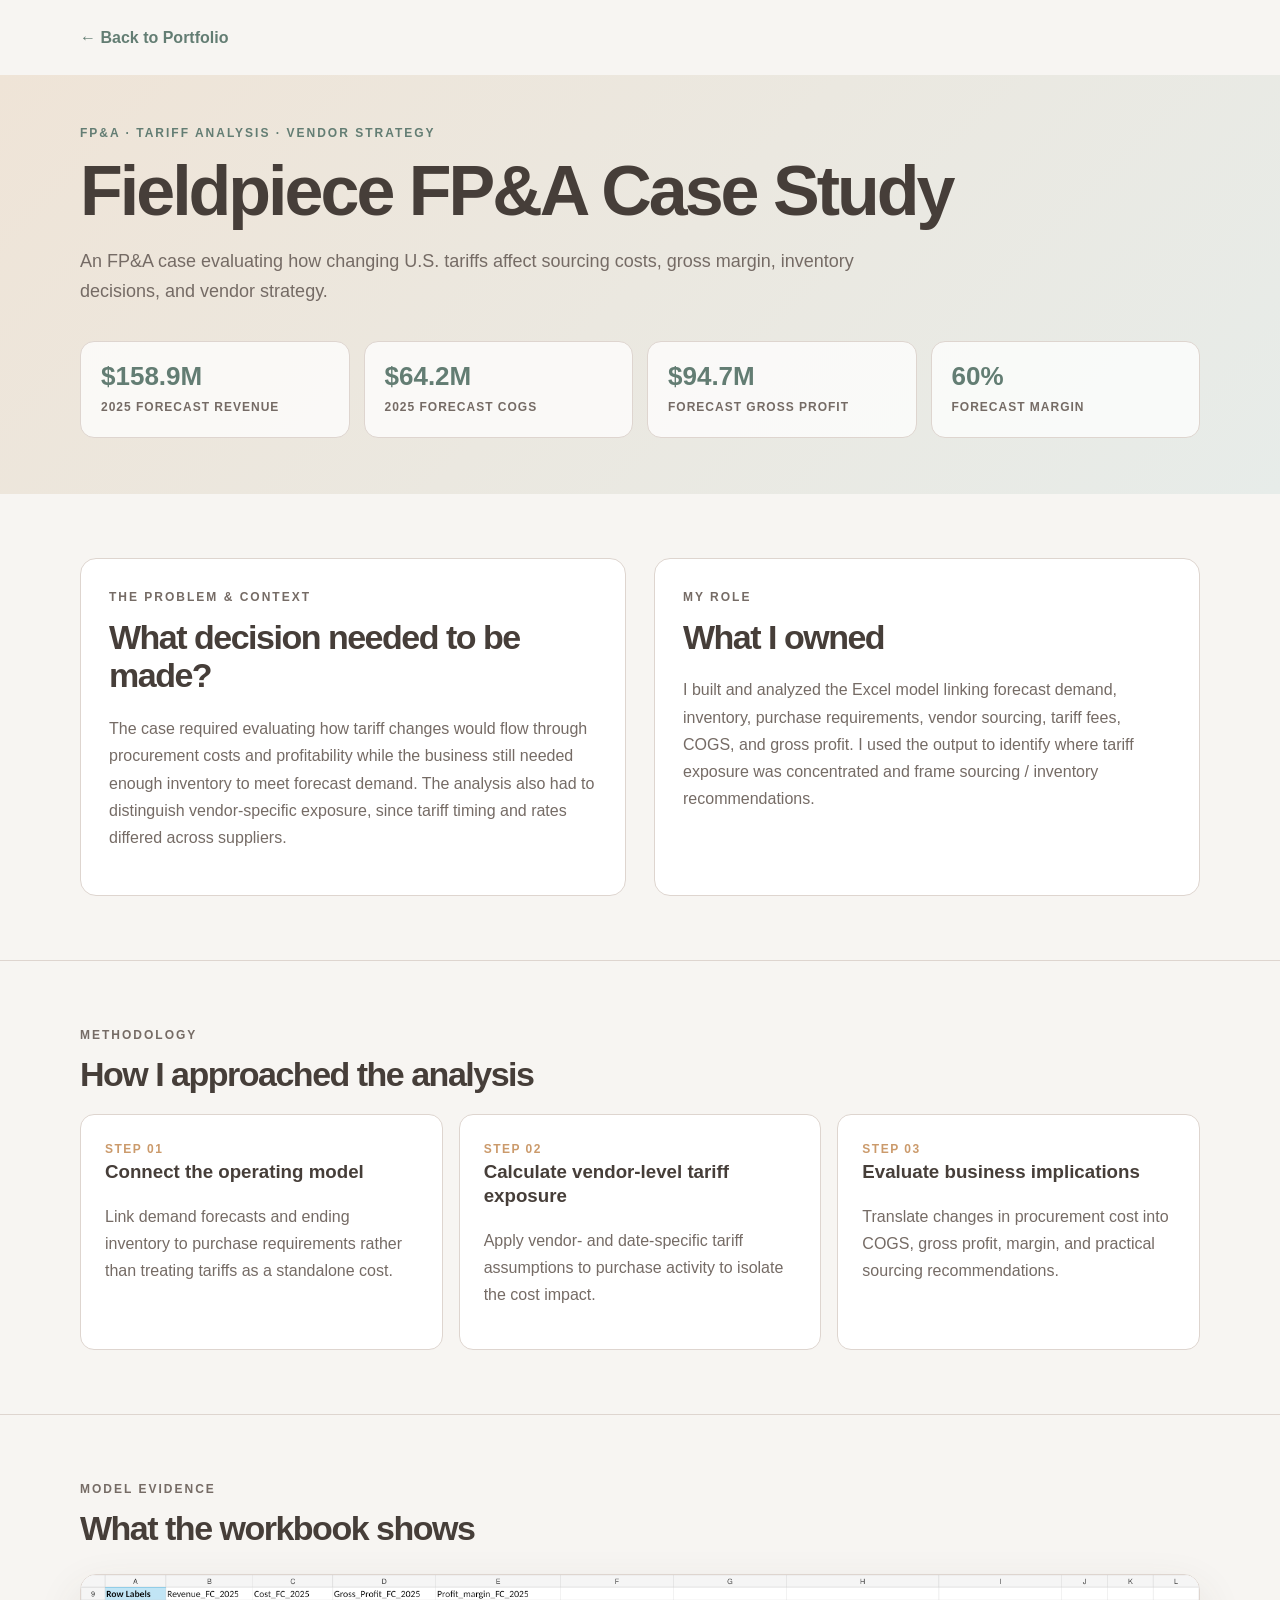
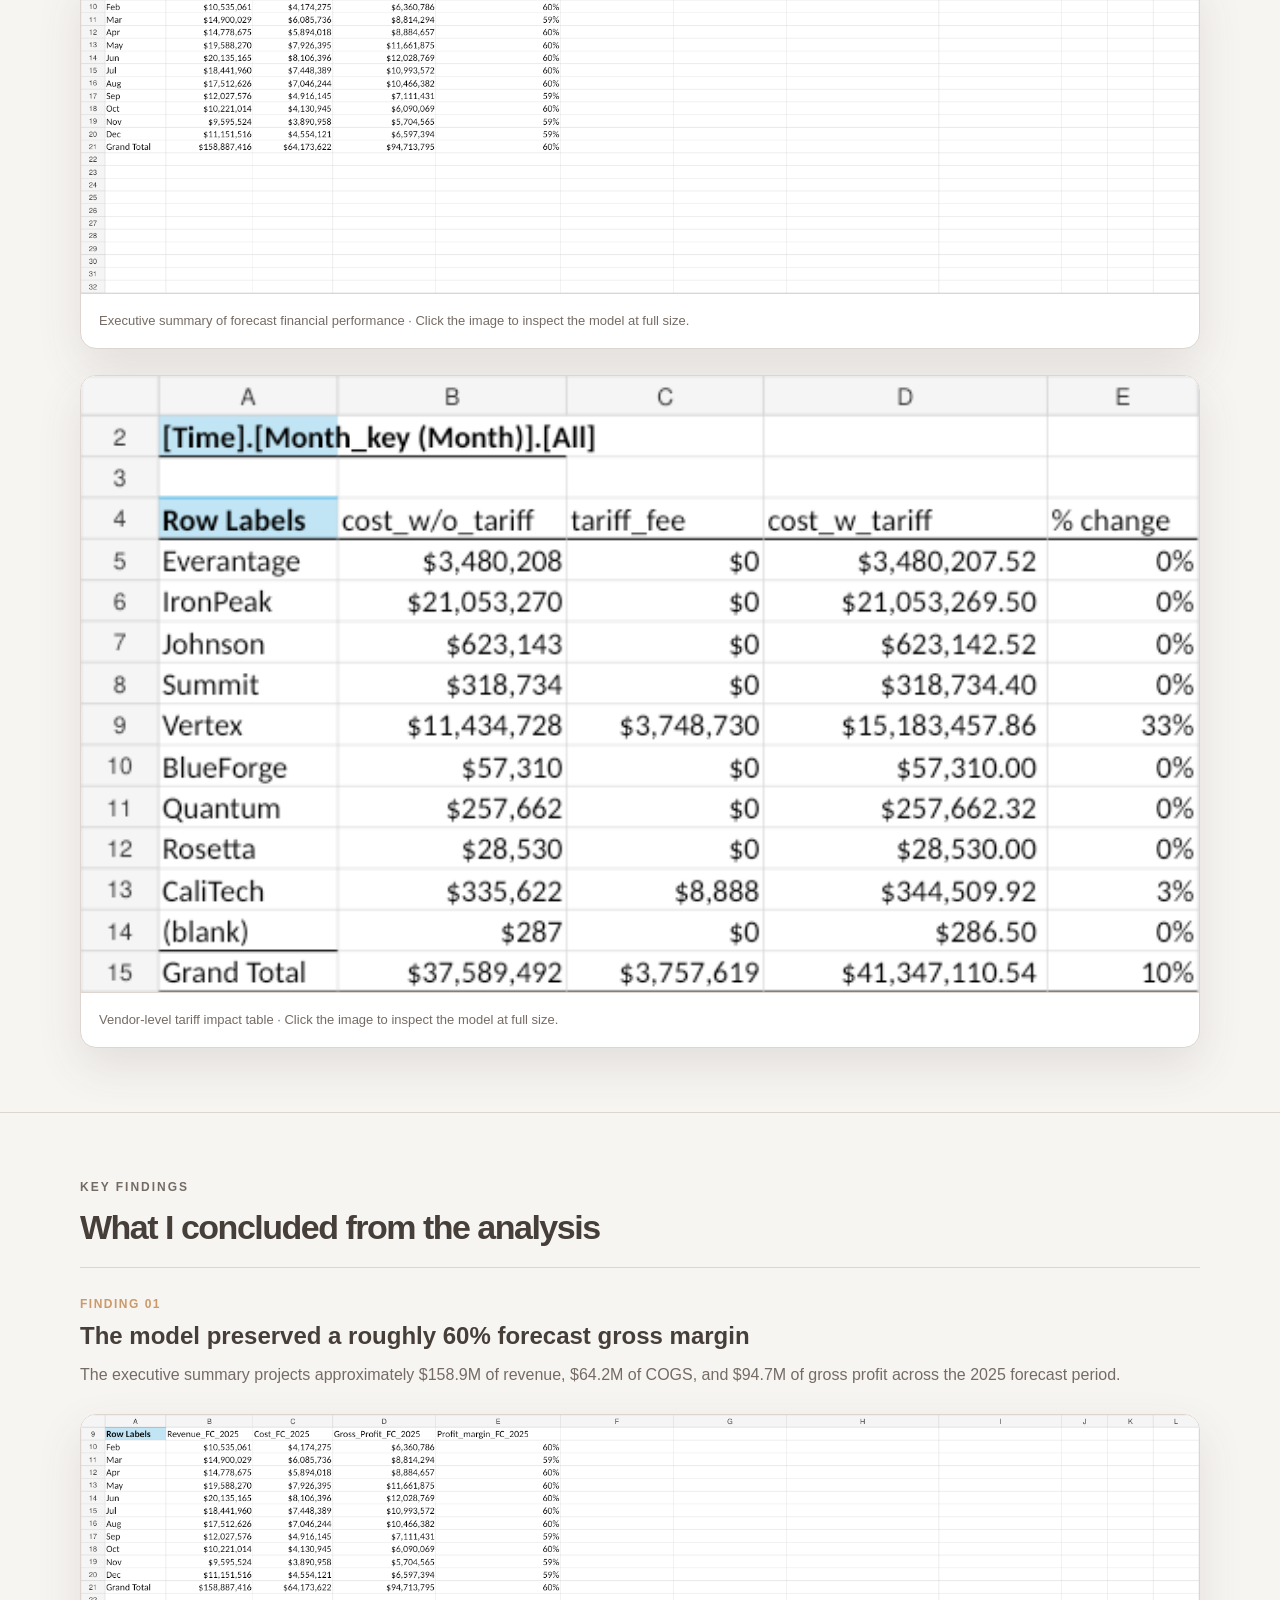
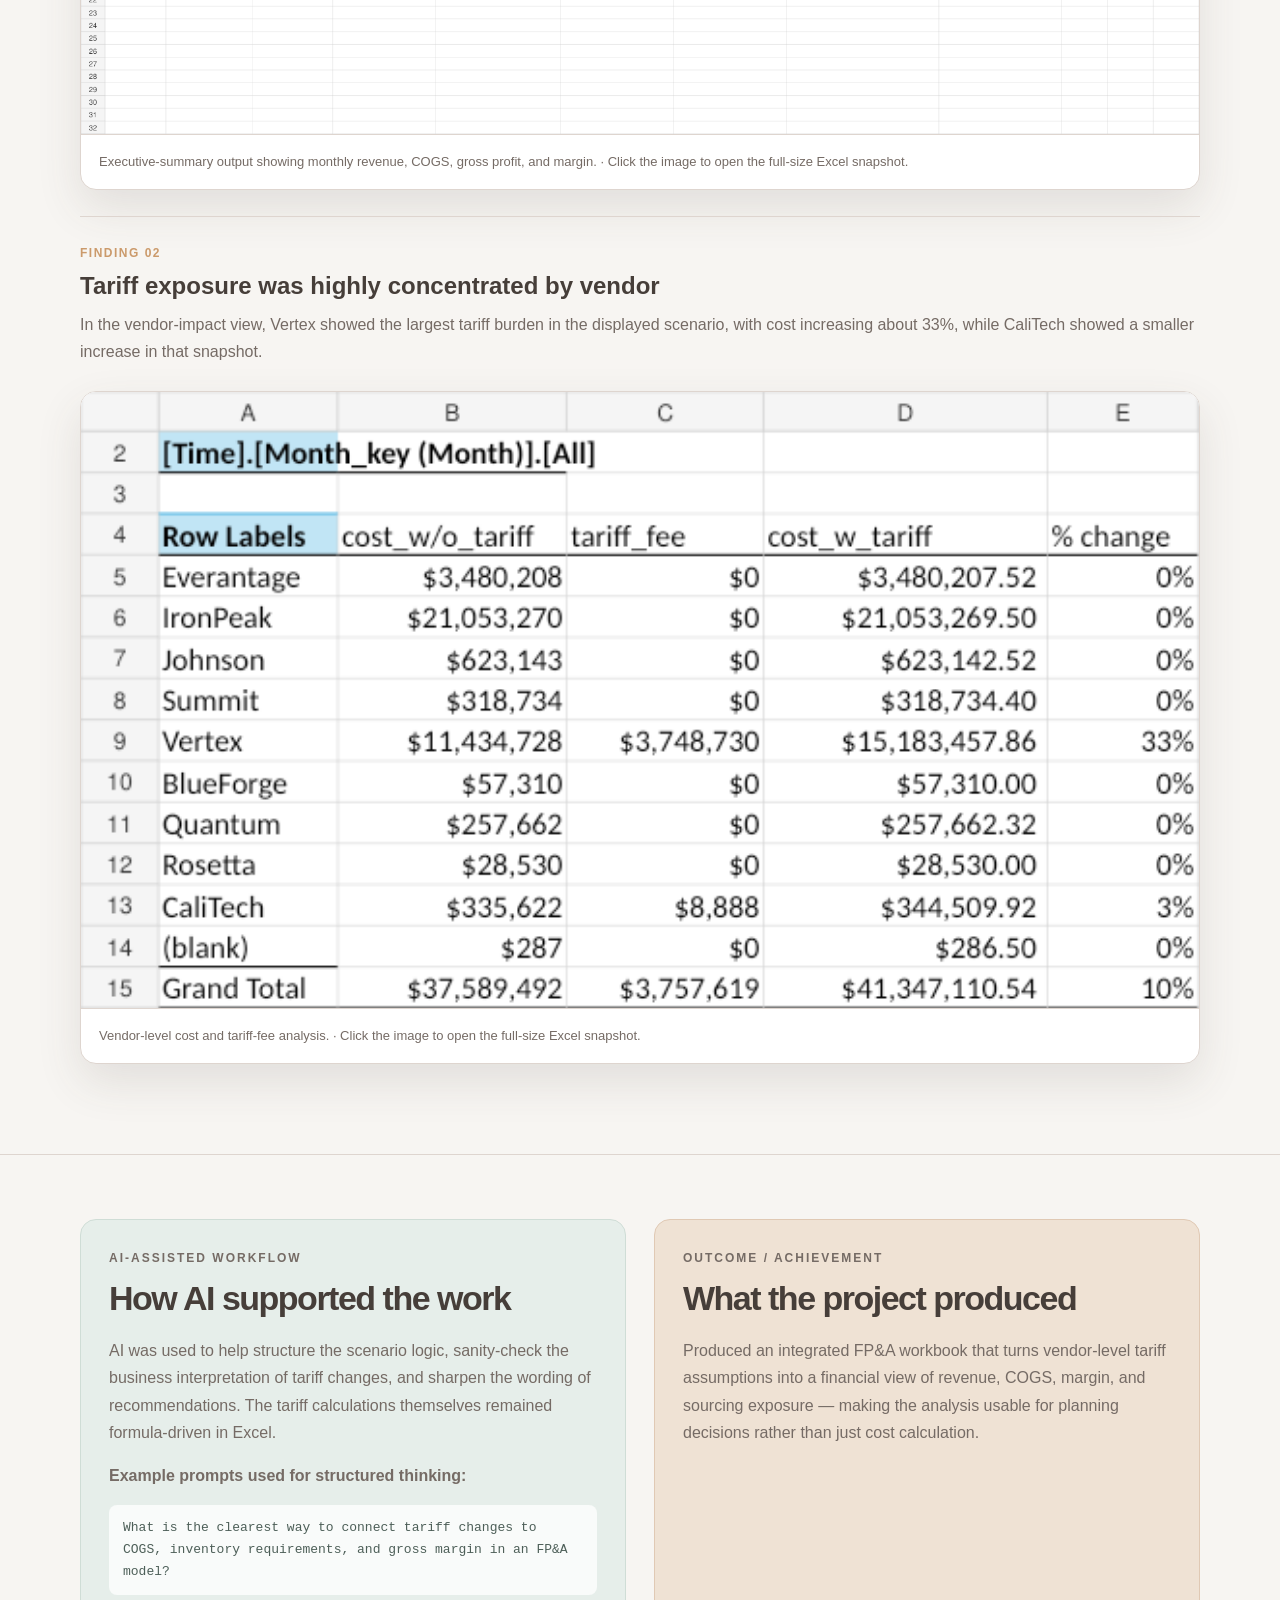
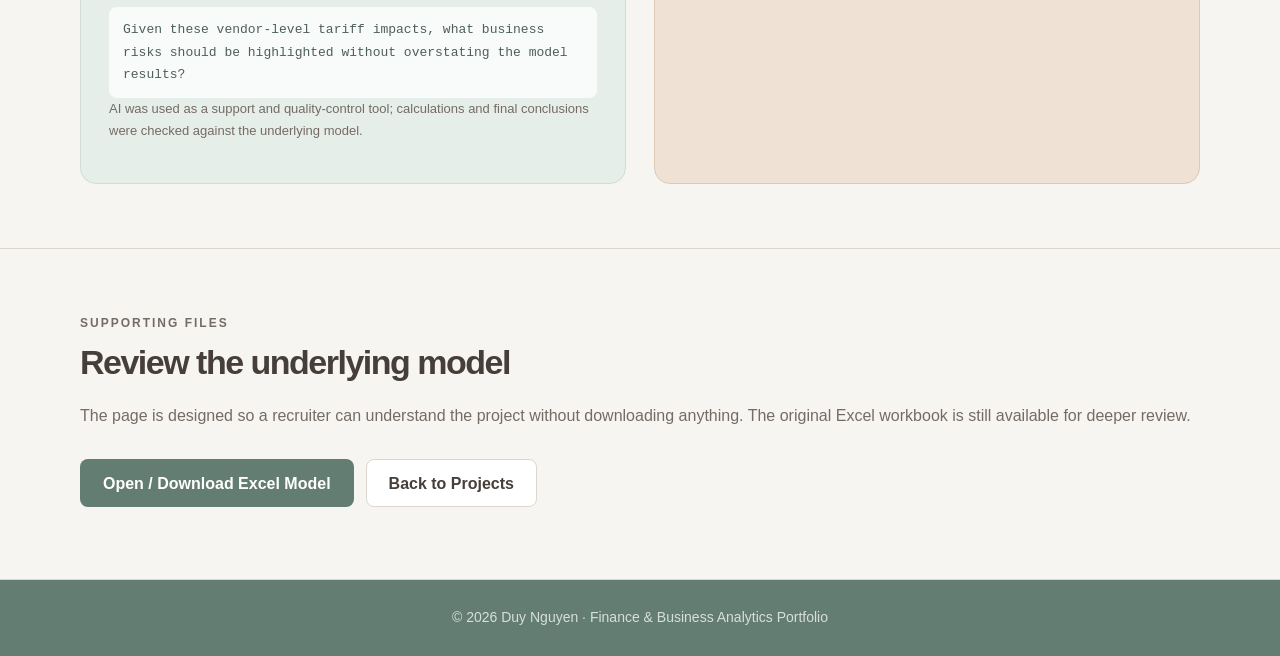
<file: projects/fieldpiece.html>
<!DOCTYPE html>
<html lang="en">
<head><meta charset="UTF-8"><meta name="viewport" content="width=device-width, initial-scale=1.0"><title>Fieldpiece FP&A Case Study | Duy Nguyen</title><link rel="stylesheet" href="../style.css"></head>
<body class="project-page">
<div class="project-nav"><div class="container"><a class="back-link" href="../index.html#projects">← Back to Portfolio</a></div></div>
<header class="project-hero"><div class="container"><p class="section-label">FP&A · Tariff Analysis · Vendor Strategy</p><h1>Fieldpiece FP&A Case Study</h1><p class="project-subtitle">An FP&A case evaluating how changing U.S. tariffs affect sourcing costs, gross margin, inventory decisions, and vendor strategy.</p><div class="metric-grid"><div class="metric"><strong>$158.9M</strong><span>2025 Forecast Revenue</span></div>
<div class="metric"><strong>$64.2M</strong><span>2025 Forecast COGS</span></div>
<div class="metric"><strong>$94.7M</strong><span>Forecast Gross Profit</span></div>
<div class="metric"><strong>60%</strong><span>Forecast Margin</span></div></div></div></header>

<section class="project-section"><div class="container"><div class="two-col">
<div class="info-card"><p class="section-label">The problem &amp; context</p><h2>What decision needed to be made?</h2><p>The case required evaluating how tariff changes would flow through procurement costs and profitability while the business still needed enough inventory to meet forecast demand. The analysis also had to distinguish vendor-specific exposure, since tariff timing and rates differed across suppliers.</p></div>
<div class="info-card"><p class="section-label">My role</p><h2>What I owned</h2><p>I built and analyzed the Excel model linking forecast demand, inventory, purchase requirements, vendor sourcing, tariff fees, COGS, and gross profit. I used the output to identify where tariff exposure was concentrated and frame sourcing / inventory recommendations.</p></div>
</div></div></section>

<section class="project-section"><div class="container"><p class="section-label">Methodology</p><h2>How I approached the analysis</h2><div class="process-grid"><div class="process-card"><div class="step">STEP 01</div><h3>Connect the operating model</h3><p>Link demand forecasts and ending inventory to purchase requirements rather than treating tariffs as a standalone cost.</p></div>
<div class="process-card"><div class="step">STEP 02</div><h3>Calculate vendor-level tariff exposure</h3><p>Apply vendor- and date-specific tariff assumptions to purchase activity to isolate the cost impact.</p></div>
<div class="process-card"><div class="step">STEP 03</div><h3>Evaluate business implications</h3><p>Translate changes in procurement cost into COGS, gross profit, margin, and practical sourcing recommendations.</p></div></div></div></section>

<section class="project-section"><div class="container"><p class="section-label">Model evidence</p><h2>What the workbook shows</h2><div class="evidence"><a href="../assets/fieldpiece_summary.png" target="_blank"><img src="../assets/fieldpiece_summary.png" alt="Executive summary of forecast financial performance"></a><div class="evidence-caption">Executive summary of forecast financial performance · Click the image to inspect the model at full size.</div></div><div class="evidence"><a href="../assets/fieldpiece_vendor.png" target="_blank"><img src="../assets/fieldpiece_vendor.png" alt="Vendor-level tariff impact table"></a><div class="evidence-caption">Vendor-level tariff impact table · Click the image to inspect the model at full size.</div></div></div></section>

<section class="project-section"><div class="container"><p class="section-label">Key findings</p><h2>What I concluded from the analysis</h2><div class="finding"><div class="finding-number">Finding 01</div><h3>The model preserved a roughly 60% forecast gross margin</h3><p>The executive summary projects approximately $158.9M of revenue, $64.2M of COGS, and $94.7M of gross profit across the 2025 forecast period.</p><div class="evidence"><a href="../assets/fieldpiece_summary.png" target="_blank"><img src="../assets/fieldpiece_summary.png" alt="Executive-summary output showing monthly revenue, COGS, gross profit, and margin."></a><div class="evidence-caption">Executive-summary output showing monthly revenue, COGS, gross profit, and margin. · Click the image to open the full-size Excel snapshot.</div></div></div><div class="finding"><div class="finding-number">Finding 02</div><h3>Tariff exposure was highly concentrated by vendor</h3><p>In the vendor-impact view, Vertex showed the largest tariff burden in the displayed scenario, with cost increasing about 33%, while CaliTech showed a smaller increase in that snapshot.</p><div class="evidence"><a href="../assets/fieldpiece_vendor.png" target="_blank"><img src="../assets/fieldpiece_vendor.png" alt="Vendor-level cost and tariff-fee analysis."></a><div class="evidence-caption">Vendor-level cost and tariff-fee analysis. · Click the image to open the full-size Excel snapshot.</div></div></div></div></section>

<section class="project-section"><div class="container"><div class="two-col">
<div class="ai-box"><p class="section-label">AI-assisted workflow</p><h2>How AI supported the work</h2><p>AI was used to help structure the scenario logic, sanity-check the business interpretation of tariff changes, and sharpen the wording of recommendations. The tariff calculations themselves remained formula-driven in Excel.</p><p><strong>Example prompts used for structured thinking:</strong></p><code>What is the clearest way to connect tariff changes to COGS, inventory requirements, and gross margin in an FP&A model?</code><code>Given these vendor-level tariff impacts, what business risks should be highlighted without overstating the model results?</code><p class="small-note">AI was used as a support and quality-control tool; calculations and final conclusions were checked against the underlying model.</p></div>
<div class="outcome-box"><p class="section-label">Outcome / achievement</p><h2>What the project produced</h2><p>Produced an integrated FP&A workbook that turns vendor-level tariff assumptions into a financial view of revenue, COGS, margin, and sourcing exposure — making the analysis usable for planning decisions rather than just cost calculation.</p></div>
</div></div></section>

<section class="project-section"><div class="container"><p class="section-label">Supporting files</p><h2>Review the underlying model</h2><p>The page is designed so a recruiter can understand the project without downloading anything. The original Excel workbook is still available for deeper review.</p><div class="project-actions"><a class="button button-primary" href="../excel/Fieldpiece.xlsx" target="_blank">Open / Download Excel Model</a><a class="button button-secondary" href="../index.html#projects">Back to Projects</a></div></div></section>
<footer class="footer"><div class="container"><p>© 2026 Duy Nguyen · Finance &amp; Business Analytics Portfolio</p></div></footer>
</body></html>
</file>
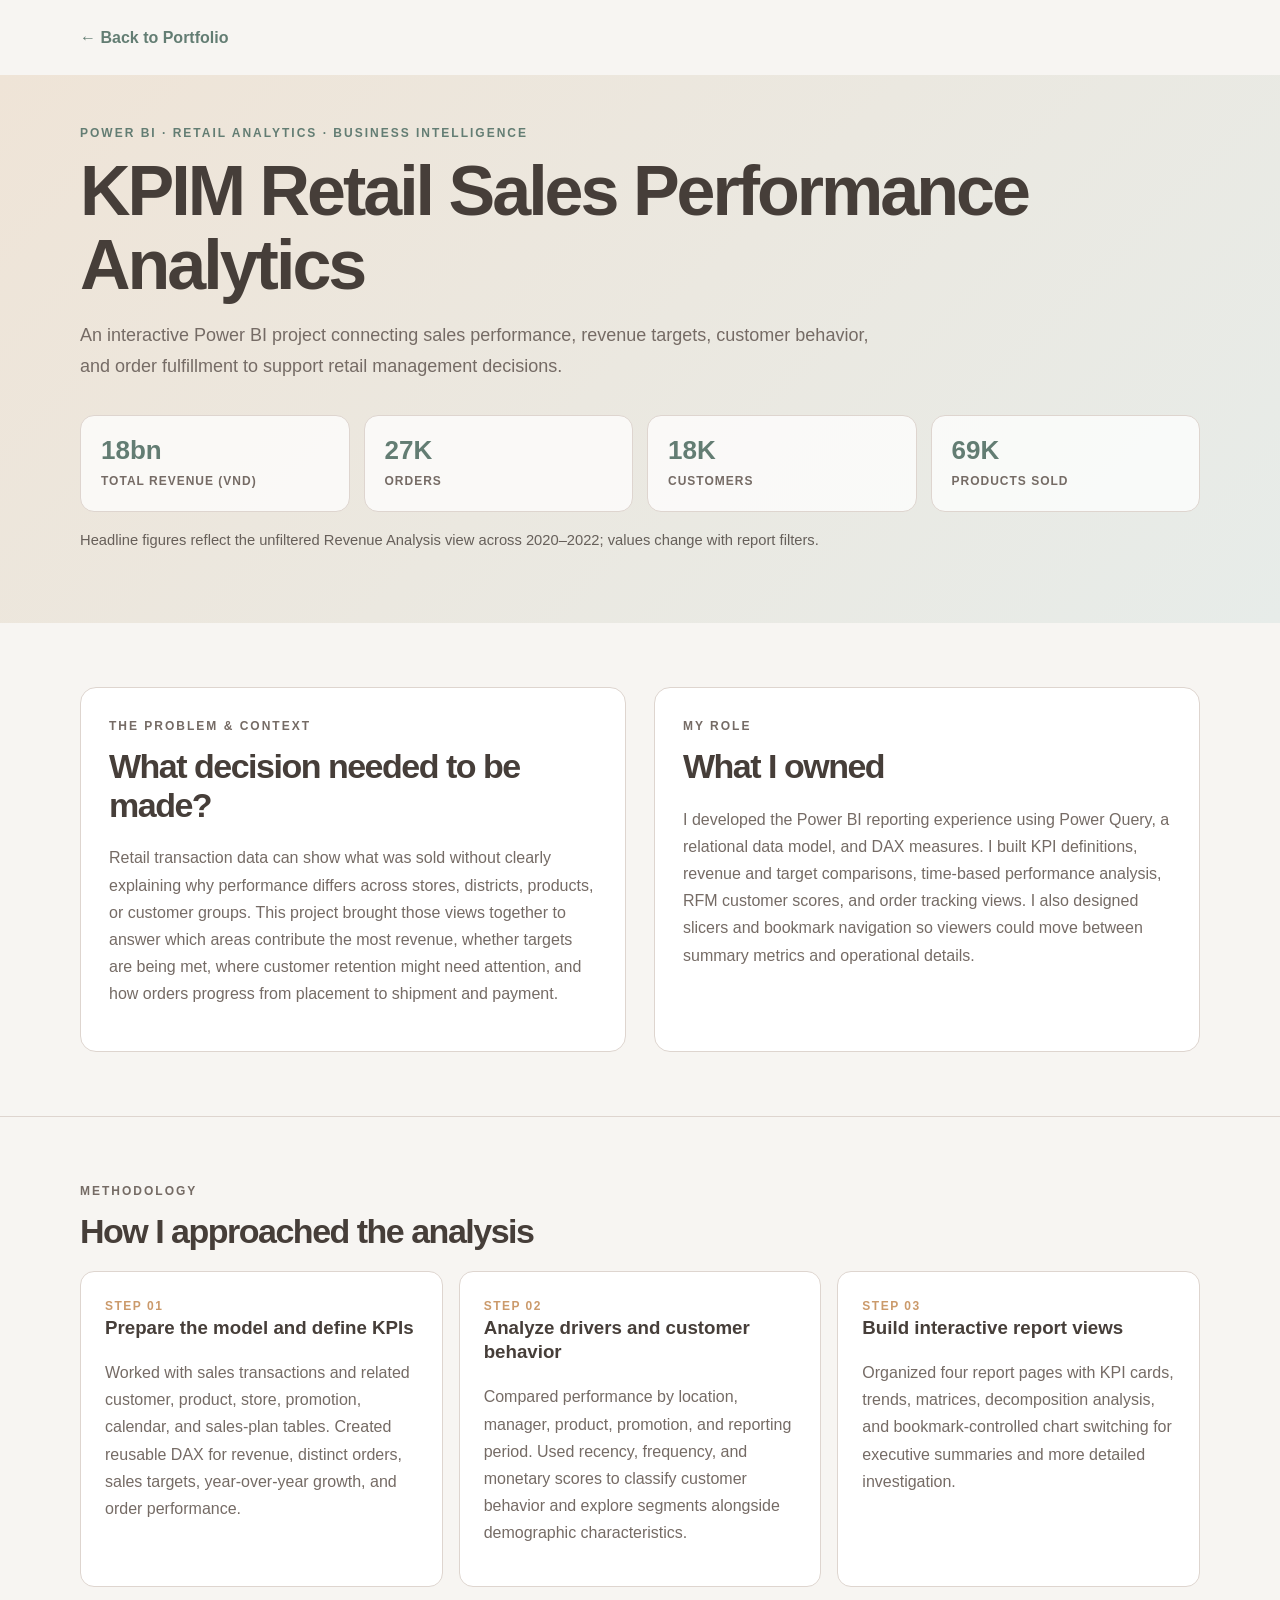
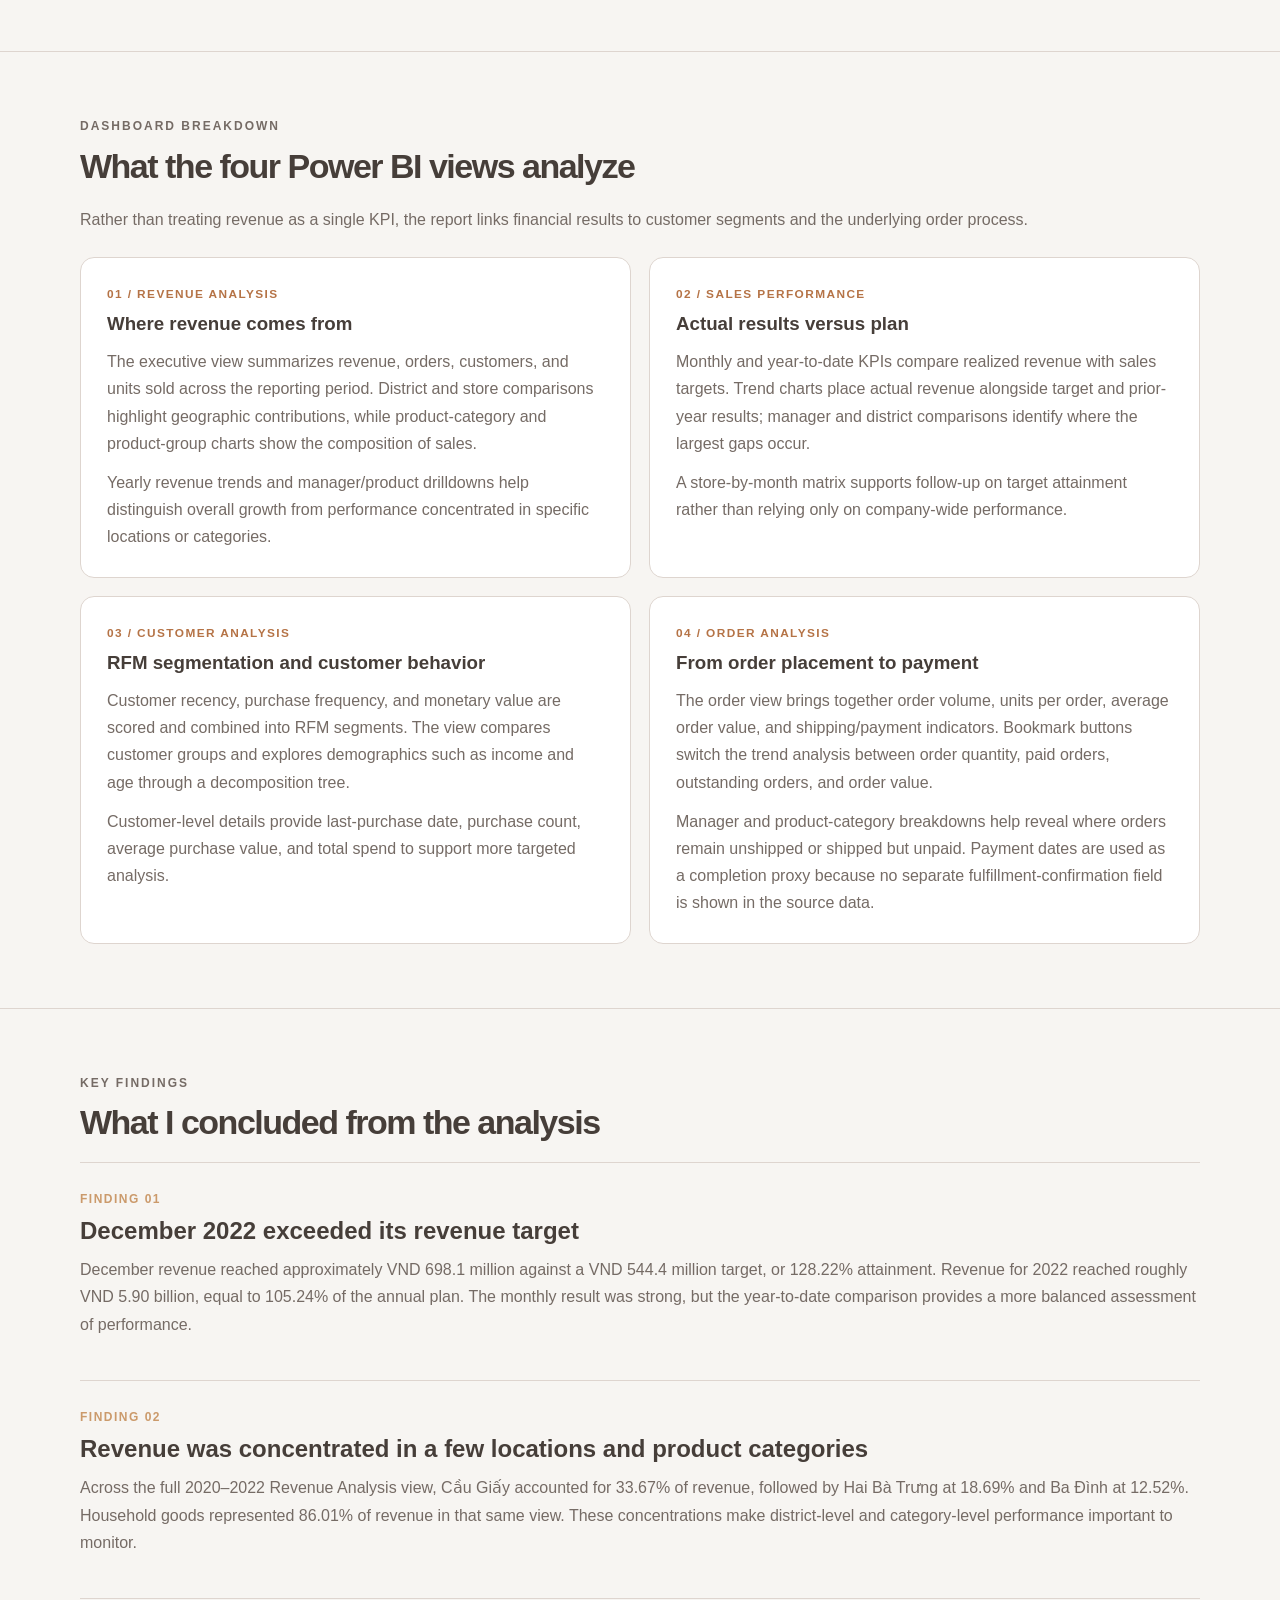
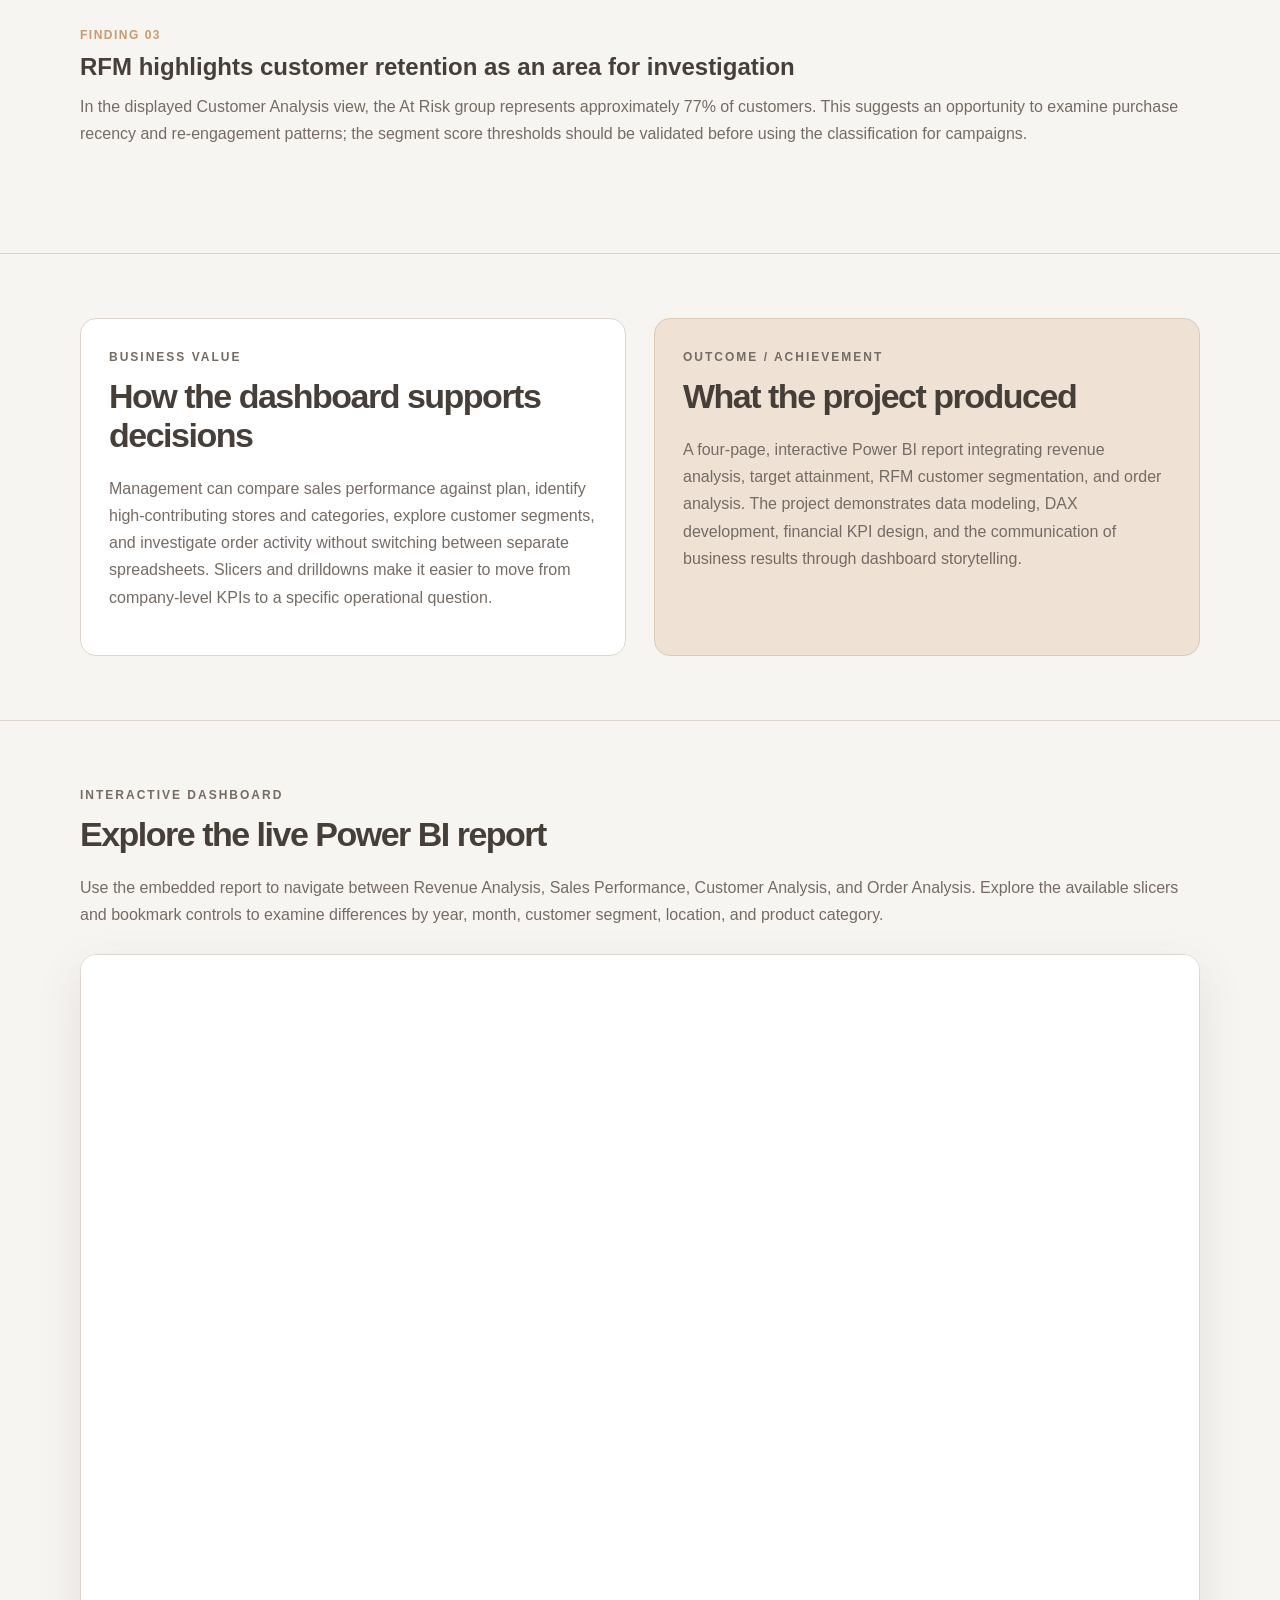
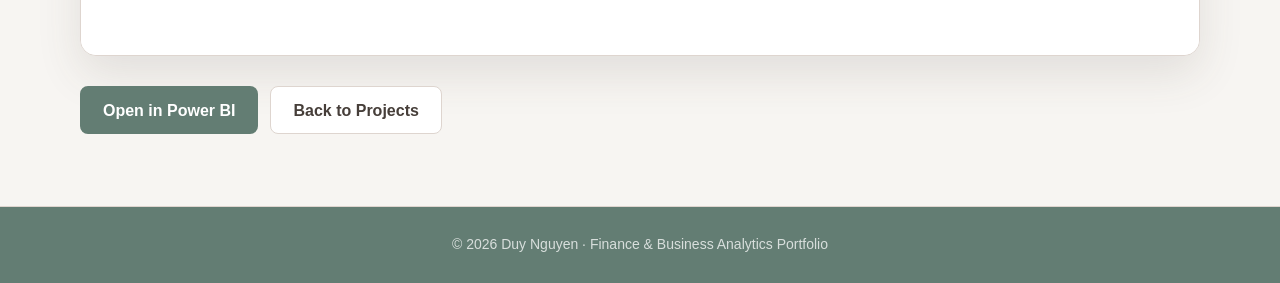
<file: projects/kpim1.html>
<!DOCTYPE html>
<html lang="en">
<head>
  <meta charset="UTF-8">
  <meta name="viewport" content="width=device-width, initial-scale=1.0">
  <meta name="description" content="KPIM Retail Sales Performance Analytics — Power BI project covering revenue, sales targets, customer RFM segmentation, and order analysis.">
  <title>KPIM Retail Sales Performance Analytics | Duy Nguyen</title>
  <link rel="stylesheet" href="../style.css">

  <style>
    .powerbi-wrap {
      margin-top: 26px;
      background: #fff;
      border: 1px solid var(--border, #dedbd6);
      border-radius: 16px;
      overflow: hidden;
      box-shadow: var(--shadow, 0 8px 28px rgba(0,0,0,.07));
    }

    .powerbi-wrap iframe {
      display: block;
      width: 100%;
      height: 700px;
      border: 0;
      background: #fff;
    }

    .dashboard-detail-grid {
      display: grid;
      grid-template-columns: repeat(2, minmax(0, 1fr));
      gap: 18px;
      margin-top: 24px;
    }

    .dashboard-detail-card {
      padding: 26px;
      background: #fff;
      border: 1px solid var(--border, #dedbd6);
      border-radius: 14px;
    }

    .dashboard-detail-card h3 {
      margin: 8px 0 12px;
    }

    .dashboard-detail-card p {
      margin: 0 0 12px;
      line-height: 1.7;
    }

    .dashboard-detail-card p:last-child {
      margin-bottom: 0;
    }

    .dashboard-detail-card .detail-number {
      font-size: .74rem;
      font-weight: 700;
      letter-spacing: .12em;
      text-transform: uppercase;
      color: #b57346;
    }

    .project-scope-note {
      margin-top: 16px;
      font-size: .92rem;
      line-height: 1.65;
      opacity: .8;
    }

    @media (max-width: 850px) {
      .powerbi-wrap iframe {
        height: 560px;
      }

      .dashboard-detail-grid {
        grid-template-columns: 1fr;
      }
    }

    @media (max-width: 500px) {
      .powerbi-wrap iframe {
        height: 420px;
      }

      .dashboard-detail-card {
        padding: 20px;
      }
    }
  </style>
</head>

<body class="project-page">

  <!-- NAVIGATION -->
  <div class="project-nav">
    <div class="container">
      <a class="back-link" href="../index.html#projects">
        ← Back to Portfolio
      </a>
    </div>
  </div>

  <!-- PROJECT HERO -->
  <header class="project-hero">
    <div class="container">

      <p class="section-label">
        Power BI · Retail Analytics · Business Intelligence
      </p>

      <h1>KPIM Retail Sales Performance Analytics</h1>

      <p class="project-subtitle">
        An interactive Power BI project connecting sales performance,
        revenue targets, customer behavior, and order fulfillment
        to support retail management decisions.
      </p>

      <div class="metric-grid">
        <div class="metric">
          <strong>18bn</strong>
          <span>Total Revenue (VND)</span>
        </div>

        <div class="metric">
          <strong>27K</strong>
          <span>Orders</span>
        </div>

        <div class="metric">
          <strong>18K</strong>
          <span>Customers</span>
        </div>

        <div class="metric">
          <strong>69K</strong>
          <span>Products Sold</span>
        </div>
      </div>

      <p class="project-scope-note">
        Headline figures reflect the unfiltered Revenue Analysis
        view across 2020–2022; values change with report filters.
      </p>

    </div>
  </header>

  <!-- PROBLEM AND ROLE -->
  <section class="project-section">
    <div class="container">
      <div class="two-col">

        <div class="info-card">
          <p class="section-label">The Problem &amp; Context</p>
          <h2>What decision needed to be made?</h2>

          <p>
            Retail transaction data can show what was sold without
            clearly explaining why performance differs across stores,
            districts, products, or customer groups. This project
            brought those views together to answer which areas
            contribute the most revenue, whether targets are being
            met, where customer retention might need attention,
            and how orders progress from placement to shipment
            and payment.
          </p>
        </div>

        <div class="info-card">
          <p class="section-label">My Role</p>
          <h2>What I owned</h2>

          <p>
            I developed the Power BI reporting experience using
            Power Query, a relational data model, and DAX measures.
            I built KPI definitions, revenue and target comparisons,
            time-based performance analysis, RFM customer scores,
            and order tracking views. I also designed slicers and
            bookmark navigation so viewers could move between
            summary metrics and operational details.
          </p>
        </div>

      </div>
    </div>
  </section>

  <!-- METHODOLOGY -->
  <section class="project-section">
    <div class="container">

      <p class="section-label">Methodology</p>
      <h2>How I approached the analysis</h2>

      <div class="process-grid">

        <div class="process-card">
          <div class="step">STEP 01</div>
          <h3>Prepare the model and define KPIs</h3>

          <p>
            Worked with sales transactions and related customer,
            product, store, promotion, calendar, and sales-plan
            tables. Created reusable DAX for revenue, distinct
            orders, sales targets, year-over-year growth,
            and order performance.
          </p>
        </div>

        <div class="process-card">
          <div class="step">STEP 02</div>
          <h3>Analyze drivers and customer behavior</h3>

          <p>
            Compared performance by location, manager, product,
            promotion, and reporting period. Used recency,
            frequency, and monetary scores to classify customer
            behavior and explore segments alongside demographic
            characteristics.
          </p>
        </div>

        <div class="process-card">
          <div class="step">STEP 03</div>
          <h3>Build interactive report views</h3>

          <p>
            Organized four report pages with KPI cards, trends,
            matrices, decomposition analysis, and bookmark-controlled
            chart switching for executive summaries and more
            detailed investigation.
          </p>
        </div>

      </div>
    </div>
  </section>

  <!-- DASHBOARD BREAKDOWN -->
  <section class="project-section">
    <div class="container">

      <p class="section-label">Dashboard Breakdown</p>
      <h2>What the four Power BI views analyze</h2>

      <p>
        Rather than treating revenue as a single KPI, the report
        links financial results to customer segments and the
        underlying order process.
      </p>

      <div class="dashboard-detail-grid">

        <!-- REVENUE ANALYSIS -->
        <article class="dashboard-detail-card">
          <div class="detail-number">
            01 / Revenue Analysis
          </div>

          <h3>Where revenue comes from</h3>

          <p>
            The executive view summarizes revenue, orders,
            customers, and units sold across the reporting period.
            District and store comparisons highlight geographic
            contributions, while product-category and product-group
            charts show the composition of sales.
          </p>

          <p>
            Yearly revenue trends and manager/product drilldowns
            help distinguish overall growth from performance
            concentrated in specific locations or categories.
          </p>
        </article>

        <!-- SALES PERFORMANCE -->
        <article class="dashboard-detail-card">
          <div class="detail-number">
            02 / Sales Performance
          </div>

          <h3>Actual results versus plan</h3>

          <p>
            Monthly and year-to-date KPIs compare realized revenue
            with sales targets. Trend charts place actual revenue
            alongside target and prior-year results; manager and
            district comparisons identify where the largest gaps
            occur.
          </p>

          <p>
            A store-by-month matrix supports follow-up on target
            attainment rather than relying only on company-wide
            performance.
          </p>
        </article>

        <!-- CUSTOMER ANALYSIS -->
        <article class="dashboard-detail-card">
          <div class="detail-number">
            03 / Customer Analysis
          </div>

          <h3>RFM segmentation and customer behavior</h3>

          <p>
            Customer recency, purchase frequency, and monetary
            value are scored and combined into RFM segments.
            The view compares customer groups and explores
            demographics such as income and age through a
            decomposition tree.
          </p>

          <p>
            Customer-level details provide last-purchase date,
            purchase count, average purchase value, and total
            spend to support more targeted analysis.
          </p>
        </article>

        <!-- ORDER ANALYSIS -->
        <article class="dashboard-detail-card">
          <div class="detail-number">
            04 / Order Analysis
          </div>

          <h3>From order placement to payment</h3>

          <p>
            The order view brings together order volume, units
            per order, average order value, and shipping/payment
            indicators. Bookmark buttons switch the trend analysis
            between order quantity, paid orders, outstanding orders,
            and order value.
          </p>

          <p>
            Manager and product-category breakdowns help reveal
            where orders remain unshipped or shipped but unpaid.
            Payment dates are used as a completion proxy because
            no separate fulfillment-confirmation field is shown
            in the source data.
          </p>
        </article>

      </div>
    </div>
  </section>

  <!-- KEY FINDINGS -->
  <section class="project-section">
    <div class="container">

      <p class="section-label">Key Findings</p>
      <h2>What I concluded from the analysis</h2>

      <!-- FINDING 01 -->
      <div class="finding">
        <div class="finding-number">Finding 01</div>

        <h3>December 2022 exceeded its revenue target</h3>

        <p>
          December revenue reached approximately VND 698.1 million
          against a VND 544.4 million target, or 128.22%
          attainment. Revenue for 2022 reached roughly
          VND 5.90 billion, equal to 105.24% of the annual plan.
          The monthly result was strong, but the year-to-date
          comparison provides a more balanced assessment of
          performance.
        </p>
      </div>

      <!-- FINDING 02 -->
      <div class="finding">
        <div class="finding-number">Finding 02</div>

        <h3>
          Revenue was concentrated in a few locations
          and product categories
        </h3>

        <p>
          Across the full 2020–2022 Revenue Analysis view,
          Cầu Giấy accounted for 33.67% of revenue, followed
          by Hai Bà Trưng at 18.69% and Ba Đình at 12.52%.
          Household goods represented 86.01% of revenue in
          that same view. These concentrations make
          district-level and category-level performance
          important to monitor.
        </p>
      </div>

      <!-- FINDING 03 -->
      <div class="finding">
        <div class="finding-number">Finding 03</div>

        <h3>
          RFM highlights customer retention as an area
          for investigation
        </h3>

        <p>
          In the displayed Customer Analysis view, the At Risk
          group represents approximately 77% of customers.
          This suggests an opportunity to examine purchase
          recency and re-engagement patterns; the segment
          score thresholds should be validated before using
          the classification for campaigns.
        </p>
      </div>

    </div>
  </section>

  <!-- BUSINESS VALUE & OUTCOMES -->
  <section class="project-section">
    <div class="container">

      <div class="two-col">

        <div class="info-card">
          <p class="section-label">Business Value</p>

          <h2>How the dashboard supports decisions</h2>

          <p>
            Management can compare sales performance against plan,
            identify high-contributing stores and categories,
            explore customer segments, and investigate order
            activity without switching between separate spreadsheets.
            Slicers and drilldowns make it easier to move from
            company-level KPIs to a specific operational question.
          </p>
        </div>

        <div class="outcome-box">
          <p class="section-label">Outcome / Achievement</p>

          <h2>What the project produced</h2>

          <p>
            A four-page, interactive Power BI report integrating
            revenue analysis, target attainment, RFM customer
            segmentation, and order analysis. The project
            demonstrates data modeling, DAX development,
            financial KPI design, and the communication of
            business results through dashboard storytelling.
          </p>
        </div>

      </div>
    </div>
  </section>

  <!-- INTERACTIVE DASHBOARD -->
  <section class="project-section">
    <div class="container">

      <p class="section-label">Interactive Dashboard</p>
      <h2>Explore the live Power BI report</h2>

      <p>
        Use the embedded report to navigate between Revenue
        Analysis, Sales Performance, Customer Analysis, and Order
        Analysis. Explore the available slicers and bookmark
        controls to examine differences by year, month,
        customer segment, location, and product category.
      </p>

      <div class="powerbi-wrap">
        <iframe
          title="KPIM Retail Sales Performance Analytics"
          src="https://app.powerbi.com/view?r=eyJrIjoiNDVjYjY5NTktNjg5Yy00NGNmLTk1NjQtOWY5MjkxY2RhNjQ3IiwidCI6IjQxYWI0MmE5LTM4MWItNDhjZi04YTg1LTcyMDQ2NDkyMjk3NiIsImMiOjEwfQ%3D%3D"
          loading="lazy"
          allowfullscreen="true">
        </iframe>
      </div>

      <div class="project-actions">
        <a
          class="button button-primary"
          href="https://app.powerbi.com/view?r=eyJrIjoiNDVjYjY5NTktNjg5Yy00NGNmLTk1NjQtOWY5MjkxY2RhNjQ3IiwidCI6IjQxYWI0MmE5LTM4MWItNDhjZi04YTg1LTcyMDQ2NDkyMjk3NiIsImMiOjEwfQ%3D%3D"
          target="_blank"
          rel="noopener noreferrer">
          Open in Power BI
        </a>

        <a
          class="button button-secondary"
          href="../index.html#projects">
          Back to Projects
        </a>
      </div>

    </div>
  </section>

  <!-- FOOTER -->
  <footer class="footer">
    <div class="container">
      <p>
        © 2026 Duy Nguyen · Finance &amp; Business Analytics Portfolio
      </p>
    </div>
  </footer>

</body>
</html>
</file>
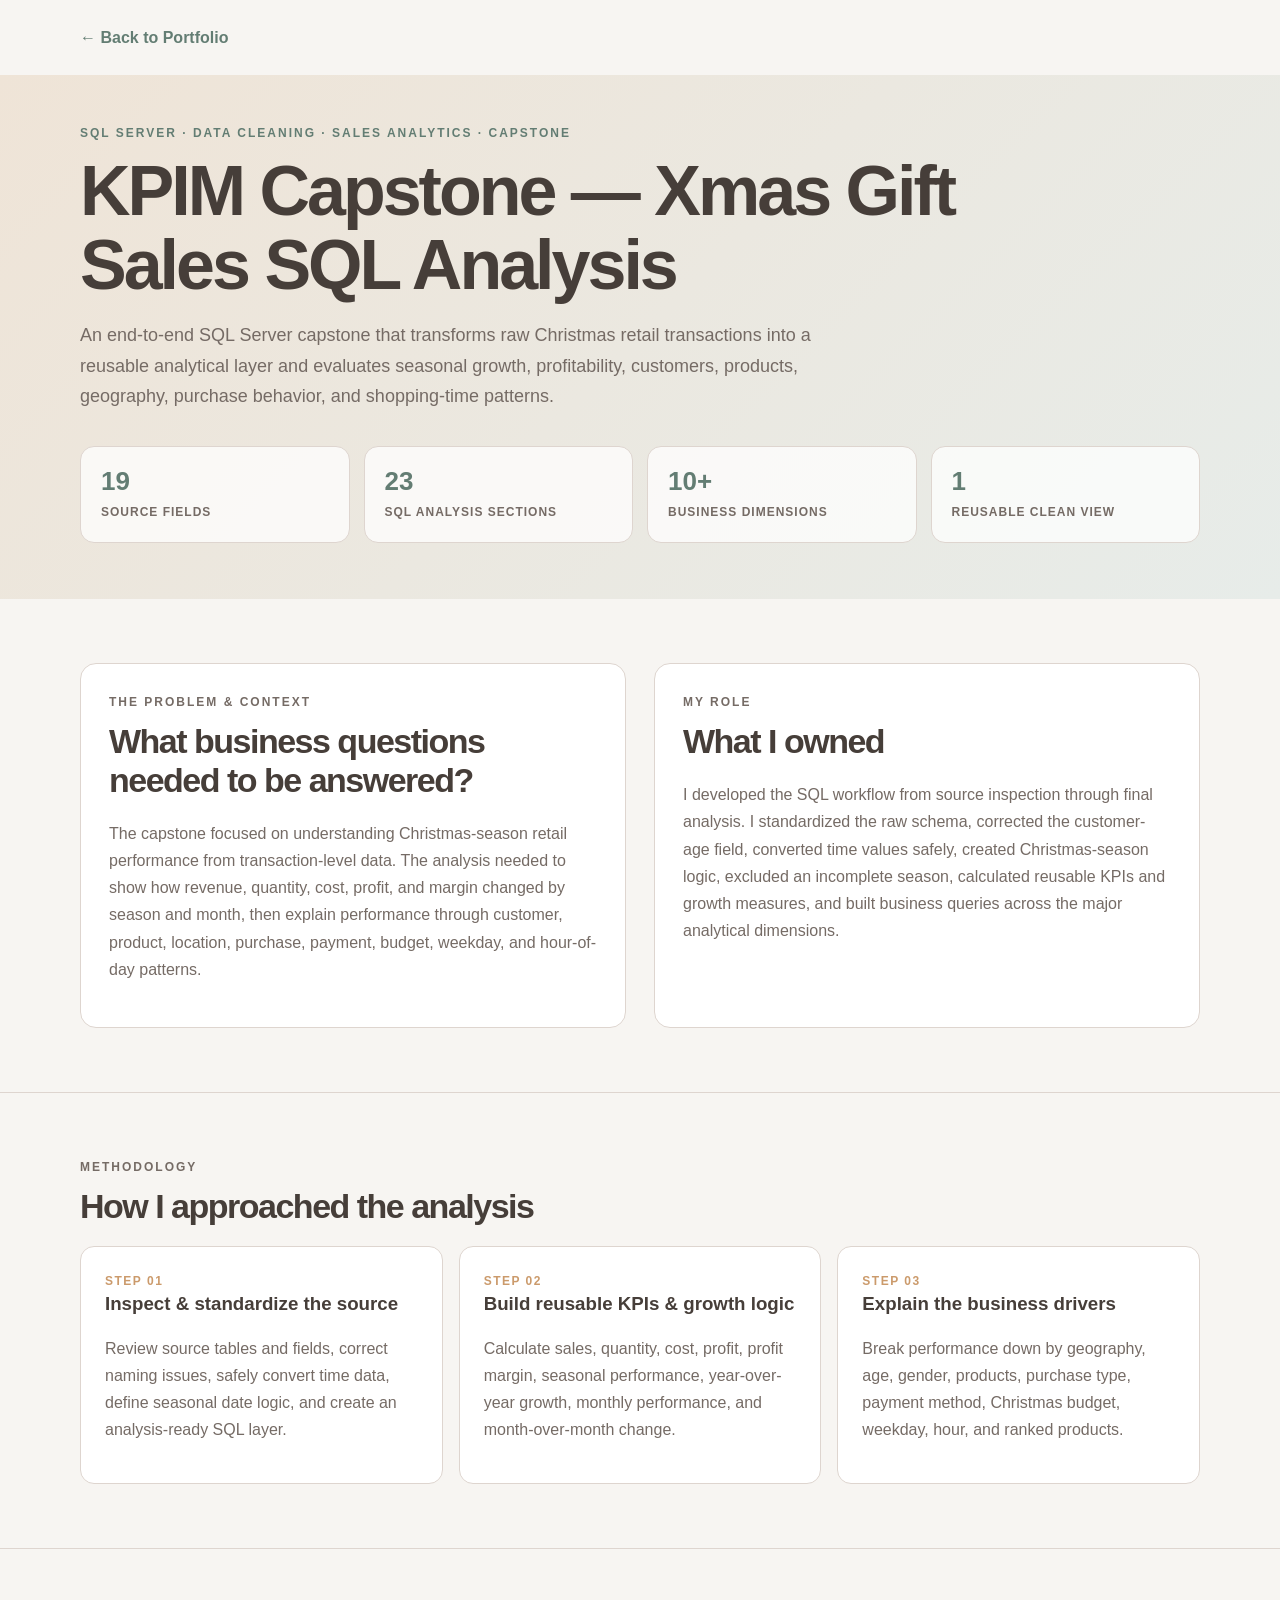
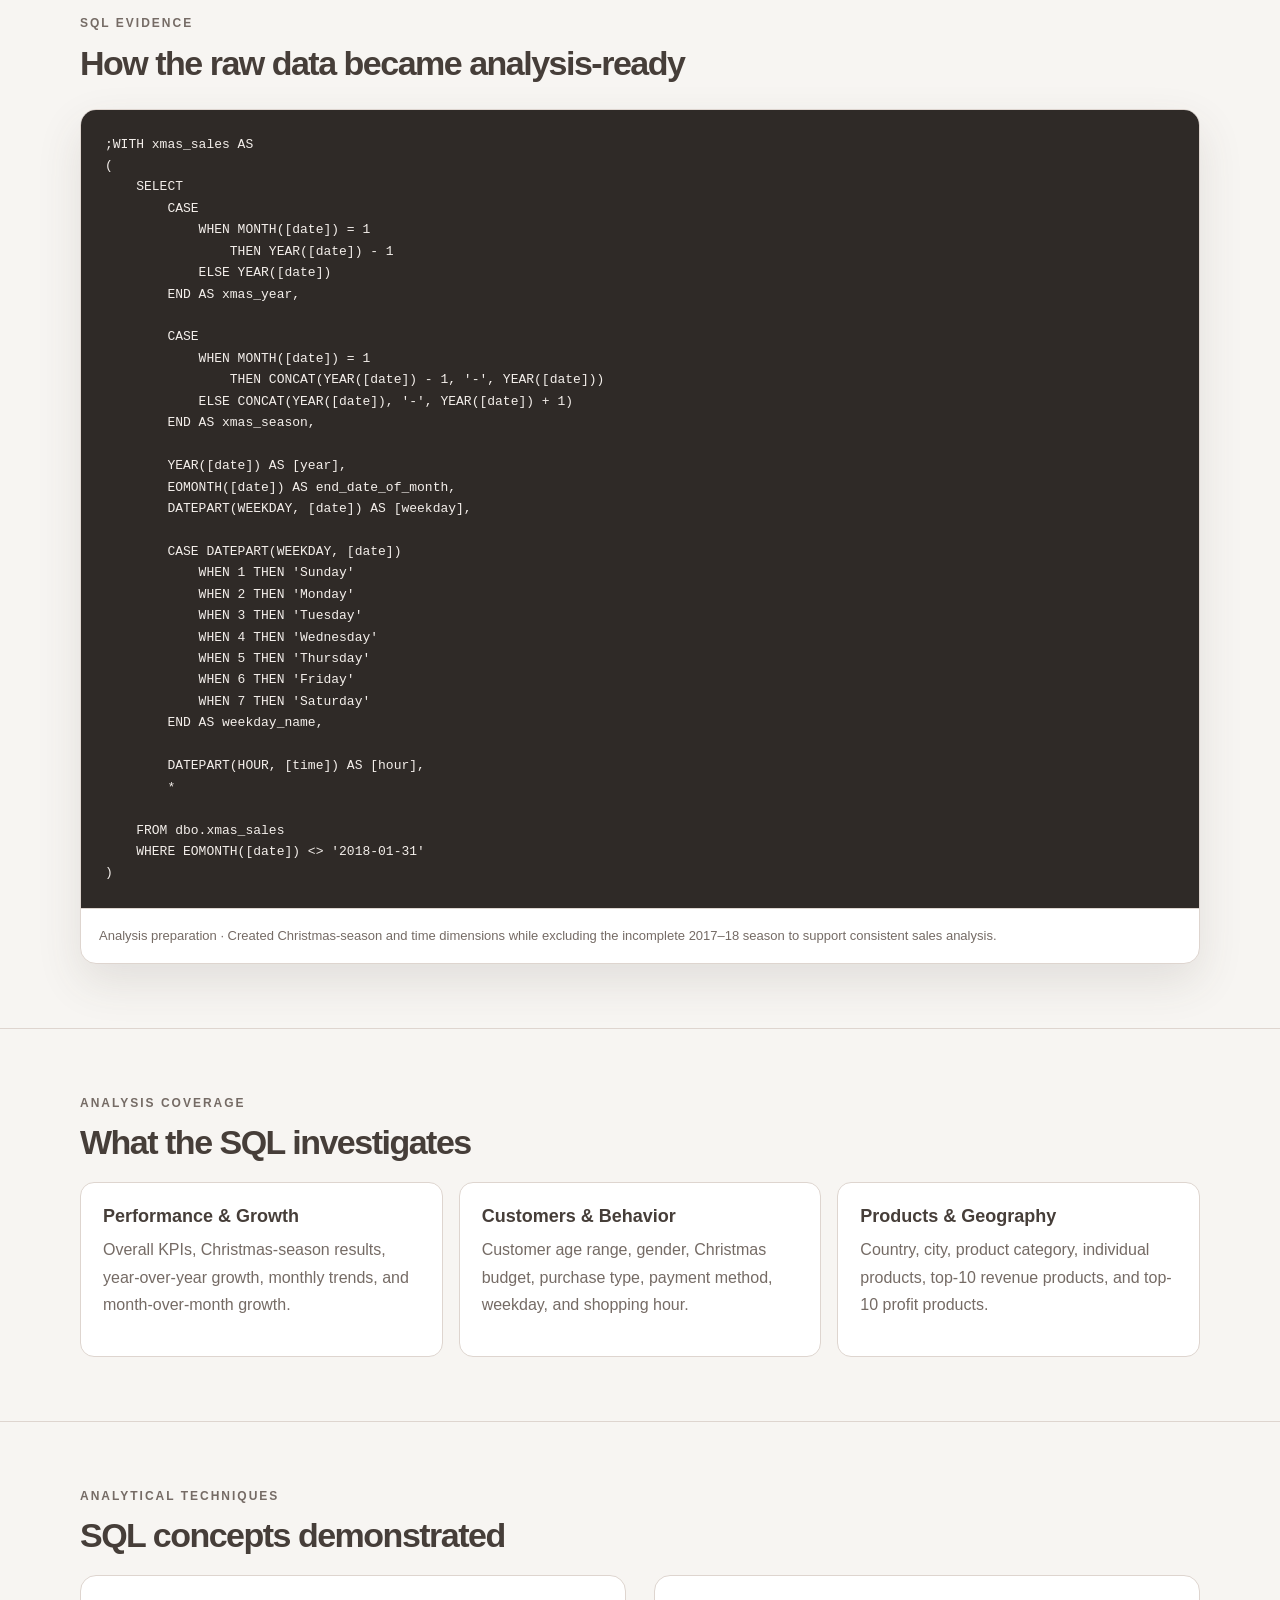
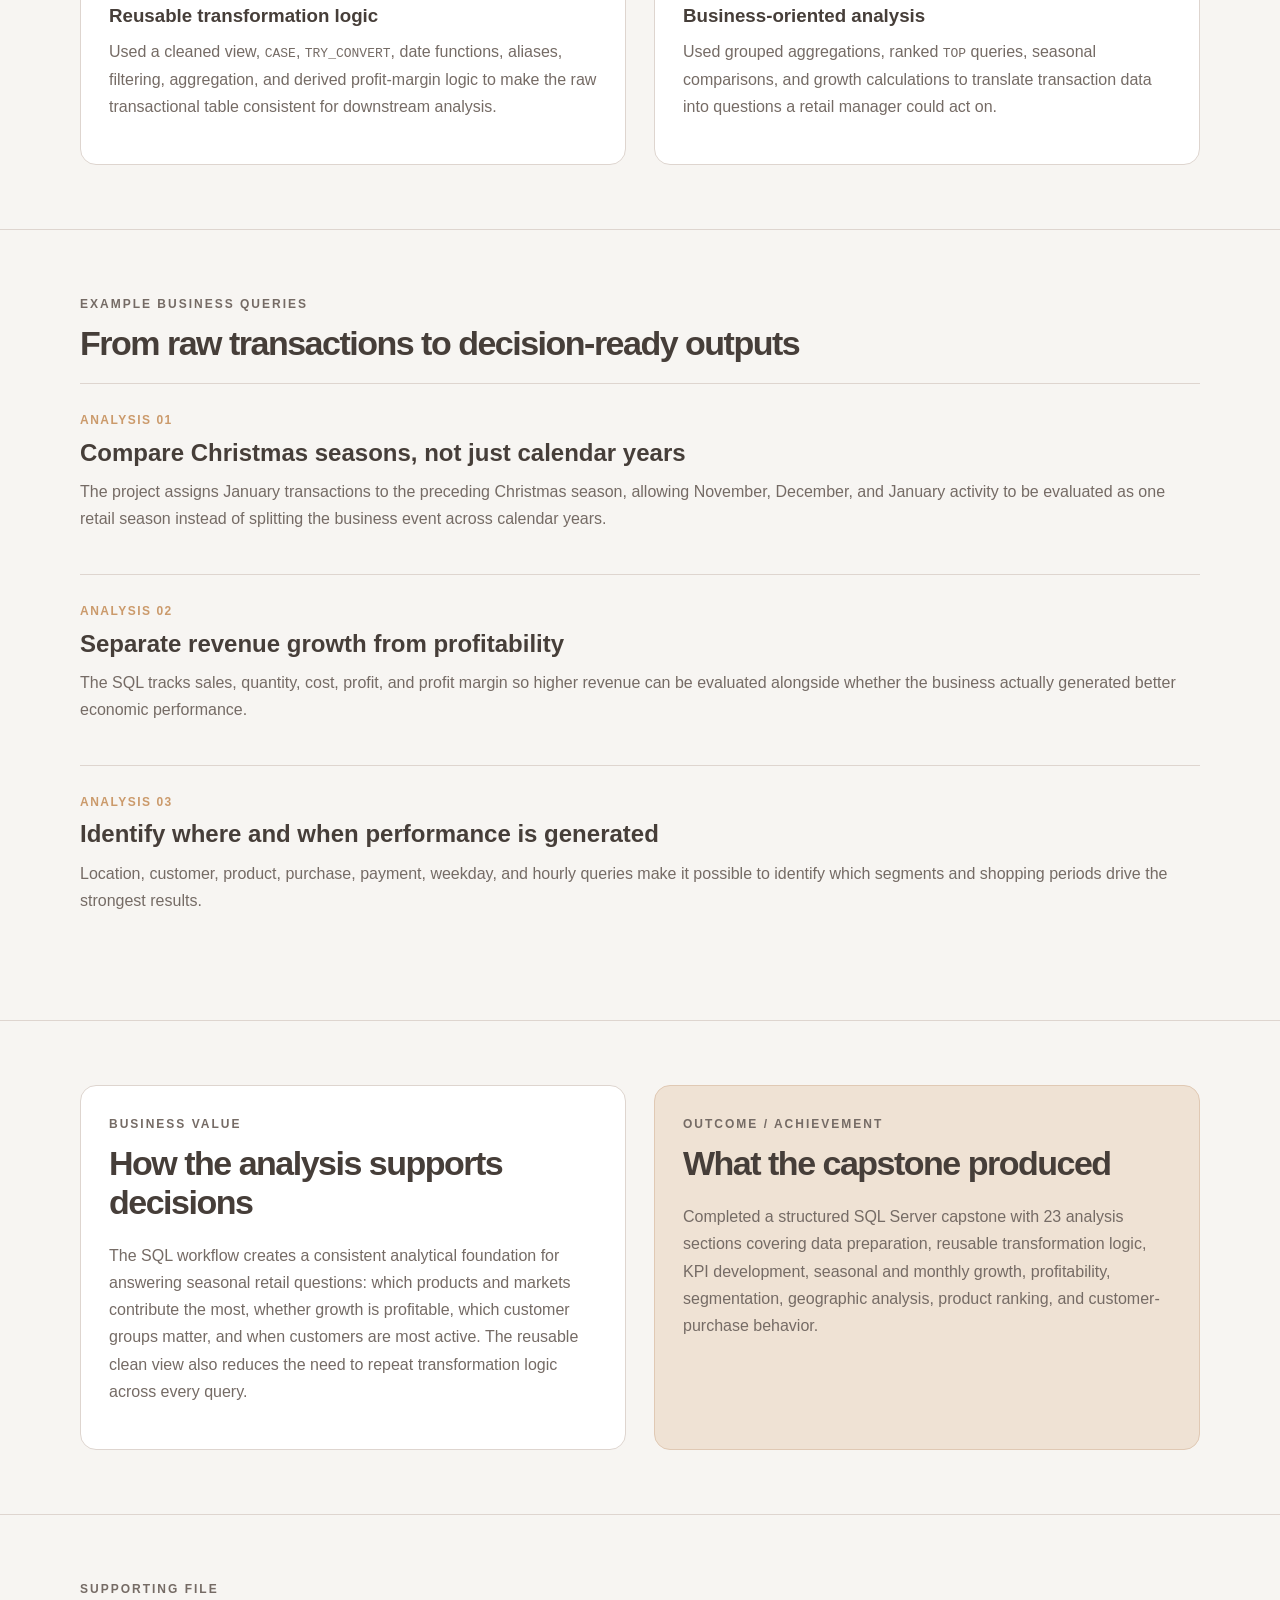
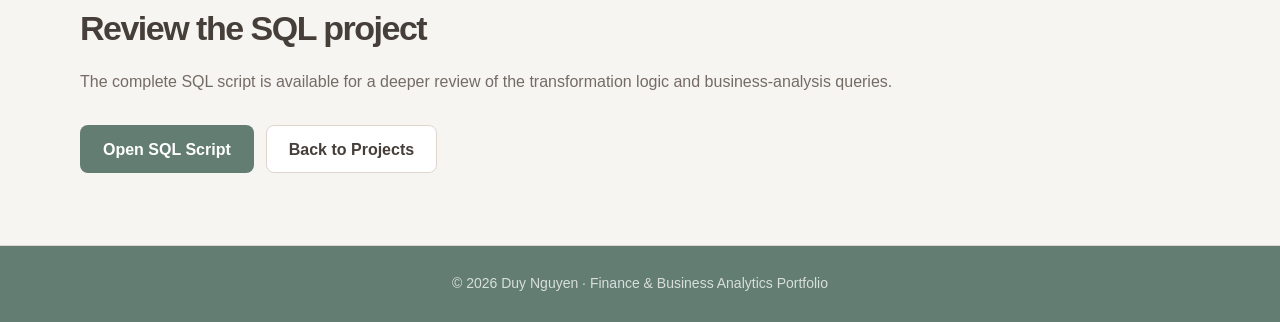
<file: projects/kpim2.html>
<!DOCTYPE html>
<html lang="en">
<head>
  <meta charset="UTF-8">
  <meta name="viewport" content="width=device-width, initial-scale=1.0">
  <title>KPIM Capstone — Xmas Gift Sales SQL Analysis | Duy Nguyen</title>
  <link rel="stylesheet" href="../style.css">
  <style>
    .code-evidence{margin-top:26px;background:#fff;border:1px solid var(--border);border-radius:16px;overflow:hidden;box-shadow:var(--shadow)}
    .code-evidence pre{margin:0;padding:24px;overflow:auto;background:#2f2a27;color:#f4efeb;font:13px/1.65 ui-monospace,SFMono-Regular,Menlo,Consolas,monospace;white-space:pre}
    .code-caption{padding:16px 18px;color:var(--muted);font-size:13px;border-top:1px solid var(--border)}
    .analysis-grid{display:grid;grid-template-columns:repeat(3,minmax(0,1fr));gap:16px;margin-top:20px}
    .analysis-card{padding:22px;background:#fff;border:1px solid var(--border);border-radius:14px}
    .analysis-card h3{margin-bottom:8px;font-size:18px}
    @media(max-width:850px){.analysis-grid{grid-template-columns:1fr}}
  </style>
</head>
<body class="project-page">
  <div class="project-nav"><div class="container"><a class="back-link" href="../index.html#projects">← Back to Portfolio</a></div></div>

  <header class="project-hero">
    <div class="container">
      <p class="section-label">SQL Server · Data Cleaning · Sales Analytics · Capstone</p>
      <h1>KPIM Capstone — Xmas Gift Sales SQL Analysis</h1>
      <p class="project-subtitle">An end-to-end SQL Server capstone that transforms raw Christmas retail transactions into a reusable analytical layer and evaluates seasonal growth, profitability, customers, products, geography, purchase behavior, and shopping-time patterns.</p>
      <div class="metric-grid">
        <div class="metric"><strong>19</strong><span>Source Fields</span></div>
        <div class="metric"><strong>23</strong><span>SQL Analysis Sections</span></div>
        <div class="metric"><strong>10+</strong><span>Business Dimensions</span></div>
        <div class="metric"><strong>1</strong><span>Reusable Clean View</span></div>
      </div>
    </div>
  </header>

  <section class="project-section">
    <div class="container"><div class="two-col">
      <div class="info-card">
        <p class="section-label">The Problem &amp; Context</p>
        <h2>What business questions needed to be answered?</h2>
        <p>The capstone focused on understanding Christmas-season retail performance from transaction-level data. The analysis needed to show how revenue, quantity, cost, profit, and margin changed by season and month, then explain performance through customer, product, location, purchase, payment, budget, weekday, and hour-of-day patterns.</p>
      </div>
      <div class="info-card">
        <p class="section-label">My Role</p>
        <h2>What I owned</h2>
        <p>I developed the SQL workflow from source inspection through final analysis. I standardized the raw schema, corrected the customer-age field, converted time values safely, created Christmas-season logic, excluded an incomplete season, calculated reusable KPIs and growth measures, and built business queries across the major analytical dimensions.</p>
      </div>
    </div></div>
  </section>

  <section class="project-section">
    <div class="container">
      <p class="section-label">Methodology</p>
      <h2>How I approached the analysis</h2>
      <div class="process-grid">
        <div class="process-card"><div class="step">STEP 01</div><h3>Inspect &amp; standardize the source</h3><p>Review source tables and fields, correct naming issues, safely convert time data, define seasonal date logic, and create an analysis-ready SQL layer.</p></div>
        <div class="process-card"><div class="step">STEP 02</div><h3>Build reusable KPIs &amp; growth logic</h3><p>Calculate sales, quantity, cost, profit, profit margin, seasonal performance, year-over-year growth, monthly performance, and month-over-month change.</p></div>
        <div class="process-card"><div class="step">STEP 03</div><h3>Explain the business drivers</h3><p>Break performance down by geography, age, gender, products, purchase type, payment method, Christmas budget, weekday, hour, and ranked products.</p></div>
      </div>
    </div>
  </section>

  <section class="project-section">
    <div class="container">
      <p class="section-label">SQL Evidence</p>
      <h2>How the raw data became analysis-ready</h2>
      <div class="code-evidence"><pre>;WITH xmas_sales AS
(
    SELECT
        CASE
            WHEN MONTH([date]) = 1
                THEN YEAR([date]) - 1
            ELSE YEAR([date])
        END AS xmas_year,

        CASE
            WHEN MONTH([date]) = 1
                THEN CONCAT(YEAR([date]) - 1, '-', YEAR([date]))
            ELSE CONCAT(YEAR([date]), '-', YEAR([date]) + 1)
        END AS xmas_season,

        YEAR([date]) AS [year],
        EOMONTH([date]) AS end_date_of_month,
        DATEPART(WEEKDAY, [date]) AS [weekday],

        CASE DATEPART(WEEKDAY, [date])
            WHEN 1 THEN 'Sunday'
            WHEN 2 THEN 'Monday'
            WHEN 3 THEN 'Tuesday'
            WHEN 4 THEN 'Wednesday'
            WHEN 5 THEN 'Thursday'
            WHEN 6 THEN 'Friday'
            WHEN 7 THEN 'Saturday'
        END AS weekday_name,

        DATEPART(HOUR, [time]) AS [hour],
        *

    FROM dbo.xmas_sales
    WHERE EOMONTH([date]) <> '2018-01-31'
)</pre><div class="code-caption">Analysis preparation · Created Christmas-season and time dimensions while excluding the incomplete 2017–18 season to support consistent sales analysis.</div></div>
    </div>
  </section>

  <section class="project-section">
    <div class="container">
      <p class="section-label">Analysis Coverage</p>
      <h2>What the SQL investigates</h2>
      <div class="analysis-grid">
        <div class="analysis-card"><h3>Performance &amp; Growth</h3><p>Overall KPIs, Christmas-season results, year-over-year growth, monthly trends, and month-over-month growth.</p></div>
        <div class="analysis-card"><h3>Customers &amp; Behavior</h3><p>Customer age range, gender, Christmas budget, purchase type, payment method, weekday, and shopping hour.</p></div>
        <div class="analysis-card"><h3>Products &amp; Geography</h3><p>Country, city, product category, individual products, top-10 revenue products, and top-10 profit products.</p></div>
      </div>
    </div>
  </section>

  <section class="project-section">
    <div class="container">
      <p class="section-label">Analytical Techniques</p>
      <h2>SQL concepts demonstrated</h2>
      <div class="two-col">
        <div class="info-card"><h3>Reusable transformation logic</h3><p>Used a cleaned view, <code>CASE</code>, <code>TRY_CONVERT</code>, date functions, aliases, filtering, aggregation, and derived profit-margin logic to make the raw transactional table consistent for downstream analysis.</p></div>
        <div class="info-card"><h3>Business-oriented analysis</h3><p>Used grouped aggregations, ranked <code>TOP</code> queries, seasonal comparisons, and growth calculations to translate transaction data into questions a retail manager could act on.</p></div>
      </div>
    </div>
  </section>

  <section class="project-section">
    <div class="container">
      <p class="section-label">Example Business Queries</p>
      <h2>From raw transactions to decision-ready outputs</h2>
      <div class="finding"><div class="finding-number">Analysis 01</div><h3>Compare Christmas seasons, not just calendar years</h3><p>The project assigns January transactions to the preceding Christmas season, allowing November, December, and January activity to be evaluated as one retail season instead of splitting the business event across calendar years.</p></div>
      <div class="finding"><div class="finding-number">Analysis 02</div><h3>Separate revenue growth from profitability</h3><p>The SQL tracks sales, quantity, cost, profit, and profit margin so higher revenue can be evaluated alongside whether the business actually generated better economic performance.</p></div>
      <div class="finding"><div class="finding-number">Analysis 03</div><h3>Identify where and when performance is generated</h3><p>Location, customer, product, purchase, payment, weekday, and hourly queries make it possible to identify which segments and shopping periods drive the strongest results.</p></div>
    </div>
  </section>

  <section class="project-section">
    <div class="container"><div class="two-col">
      <div class="info-card">
        <p class="section-label">Business Value</p>
        <h2>How the analysis supports decisions</h2>
        <p>The SQL workflow creates a consistent analytical foundation for answering seasonal retail questions: which products and markets contribute the most, whether growth is profitable, which customer groups matter, and when customers are most active. The reusable clean view also reduces the need to repeat transformation logic across every query.</p>
      </div>
      <div class="outcome-box">
        <p class="section-label">Outcome / Achievement</p>
        <h2>What the capstone produced</h2>
        <p>Completed a structured SQL Server capstone with 23 analysis sections covering data preparation, reusable transformation logic, KPI development, seasonal and monthly growth, profitability, segmentation, geographic analysis, product ranking, and customer-purchase behavior.</p>
      </div>
    </div></div>
  </section>

  <section class="project-section">
    <div class="container">
      <p class="section-label">Supporting File</p>
      <h2>Review the SQL project</h2>
      <p>The complete SQL script is available for a deeper review of the transformation logic and business-analysis queries.</p>
      <div class="project-actions">
        <a class="button button-primary" href="../sql/Capstone_project_Duy_Nguyen.sql" target="_blank">Open SQL Script</a>
        <a class="button button-secondary" href="../index.html#projects">Back to Projects</a>
      </div>
    </div>
  </section>

  <footer class="footer"><div class="container"><p>© 2026 Duy Nguyen · Finance &amp; Business Analytics Portfolio</p></div></footer>
</body>
</html>
</file>
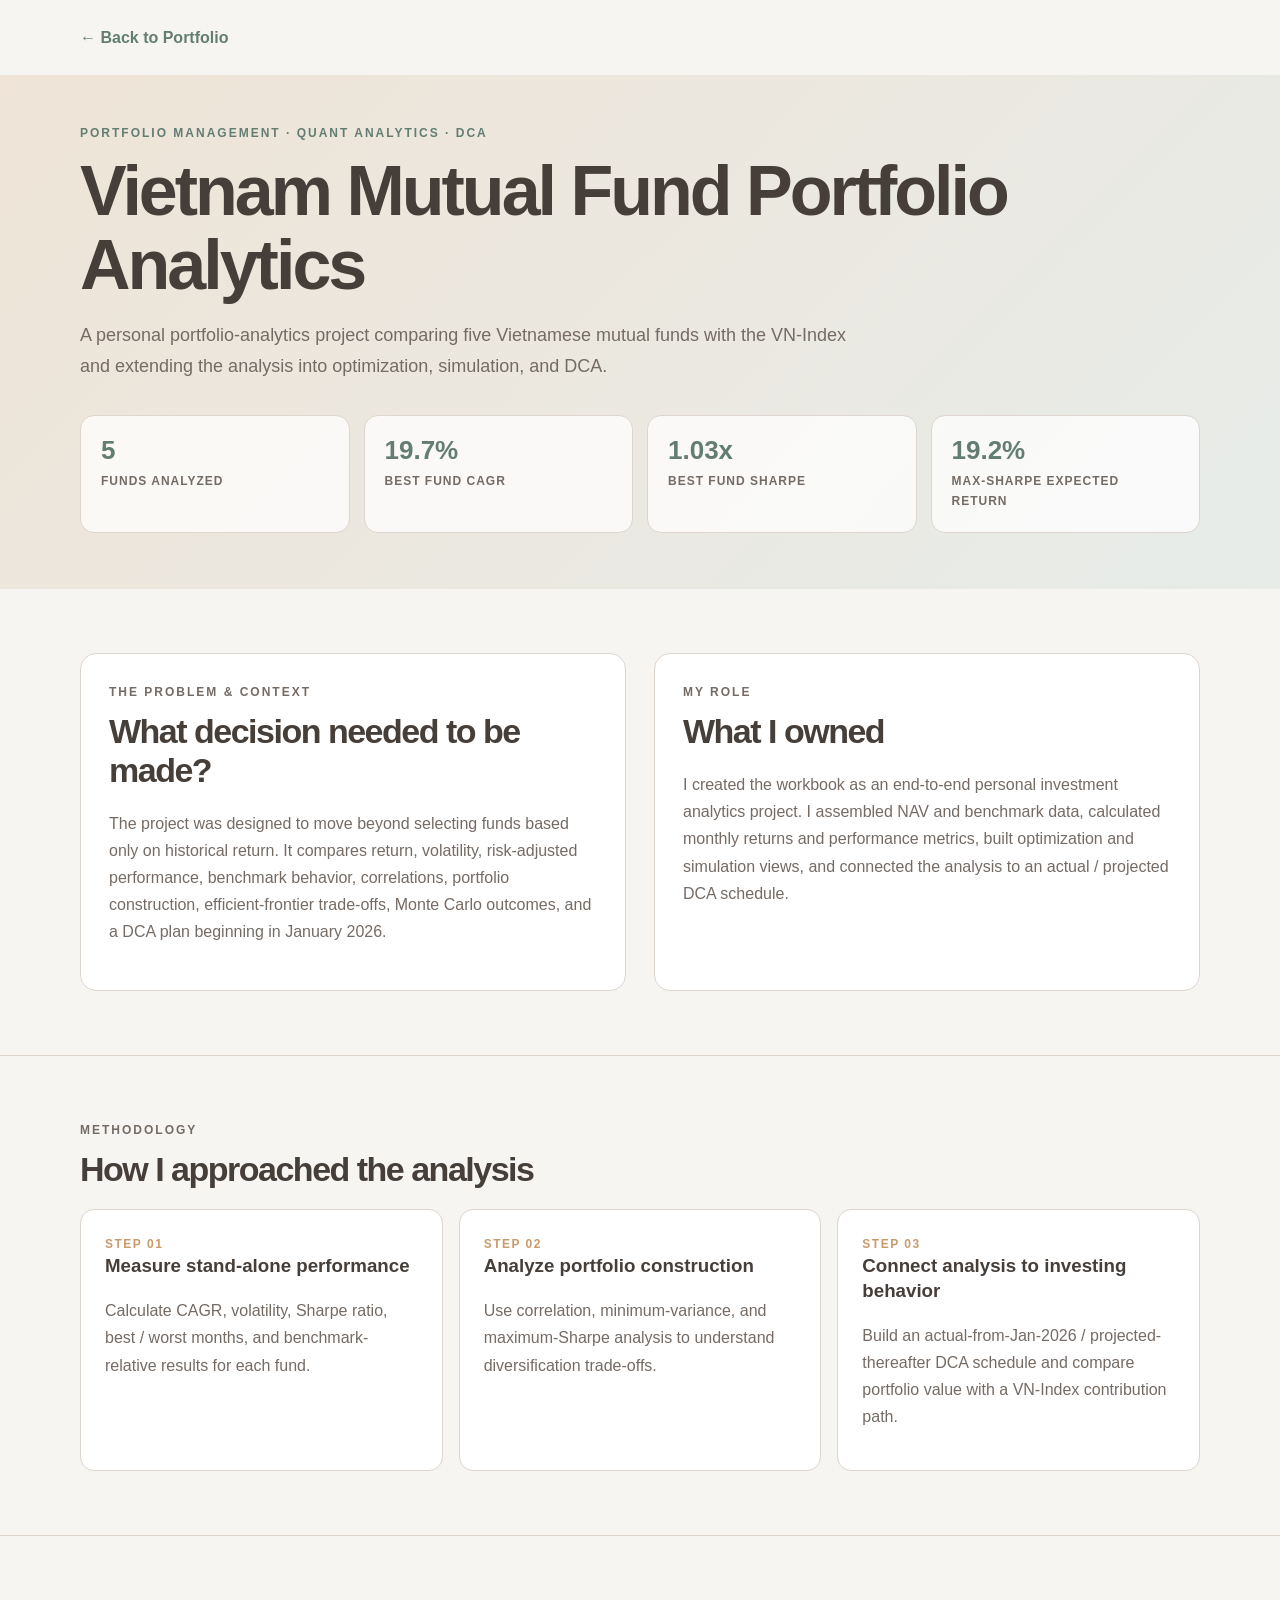
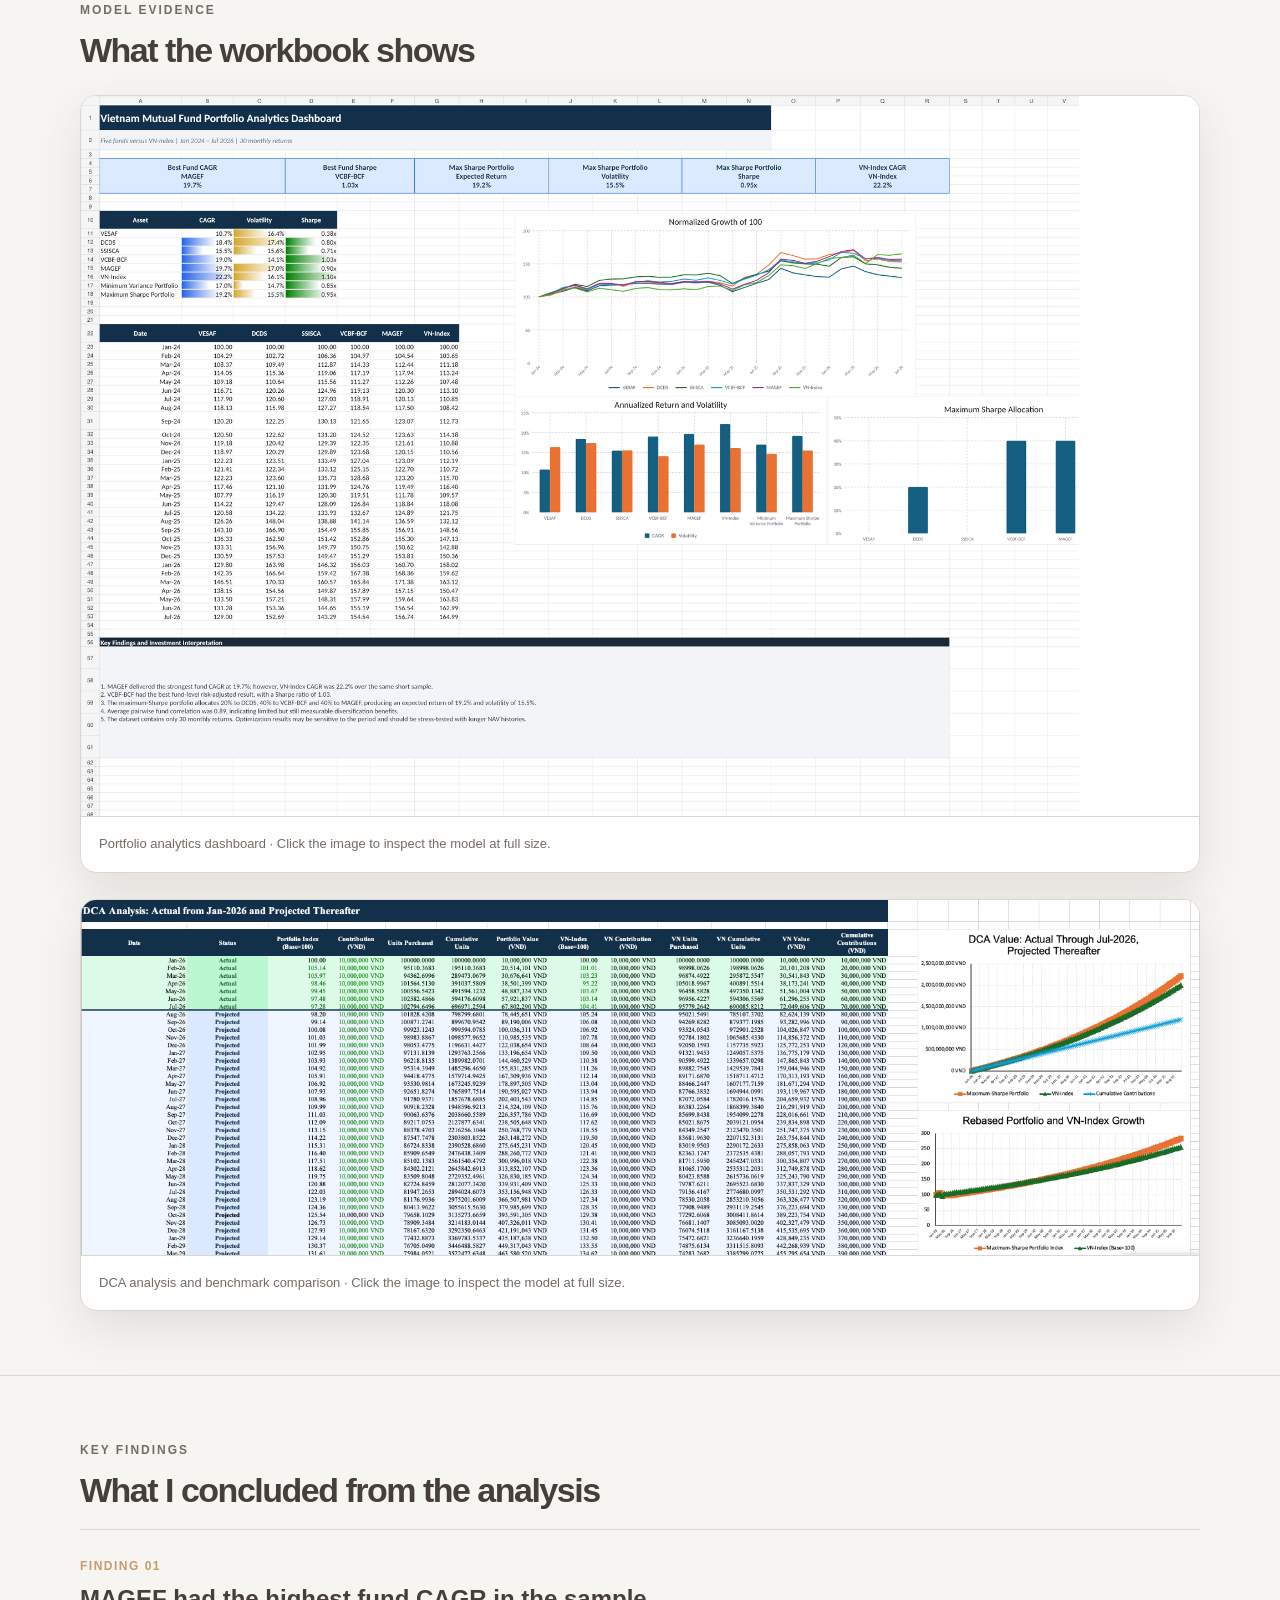
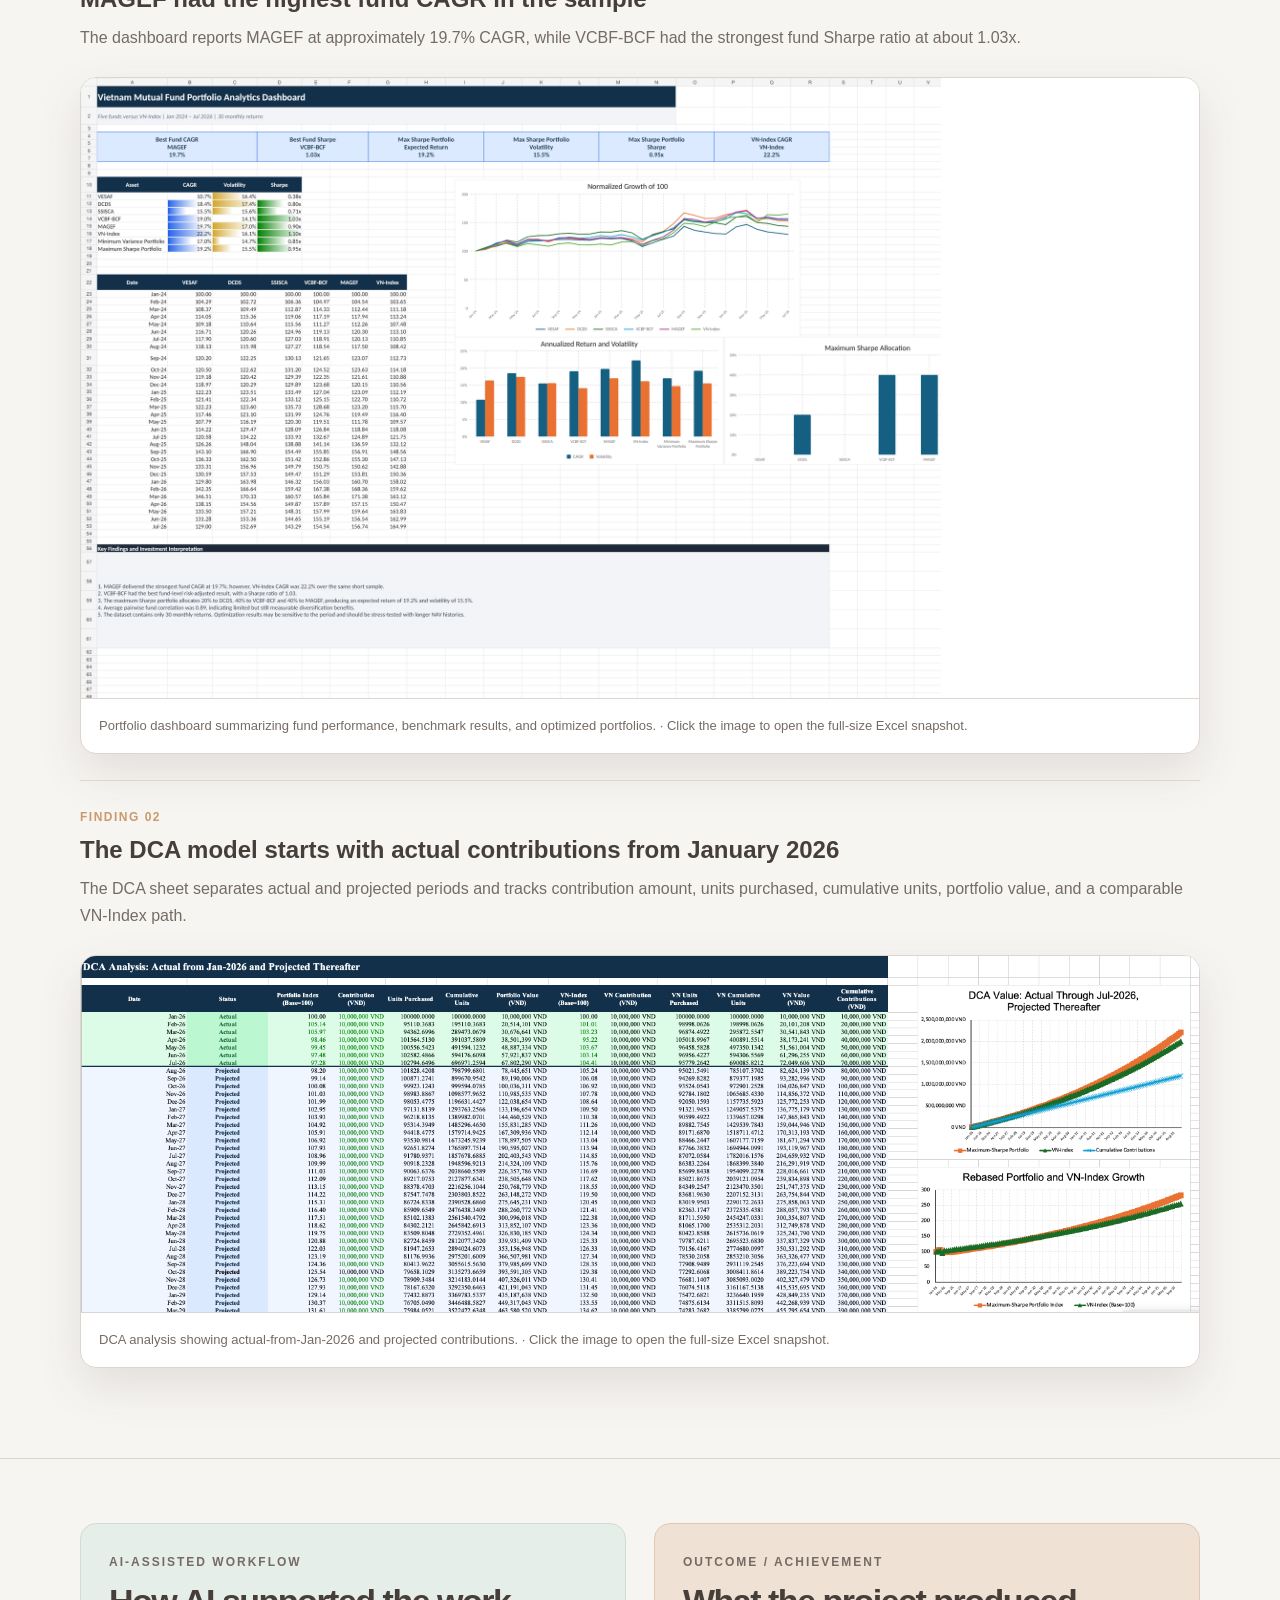
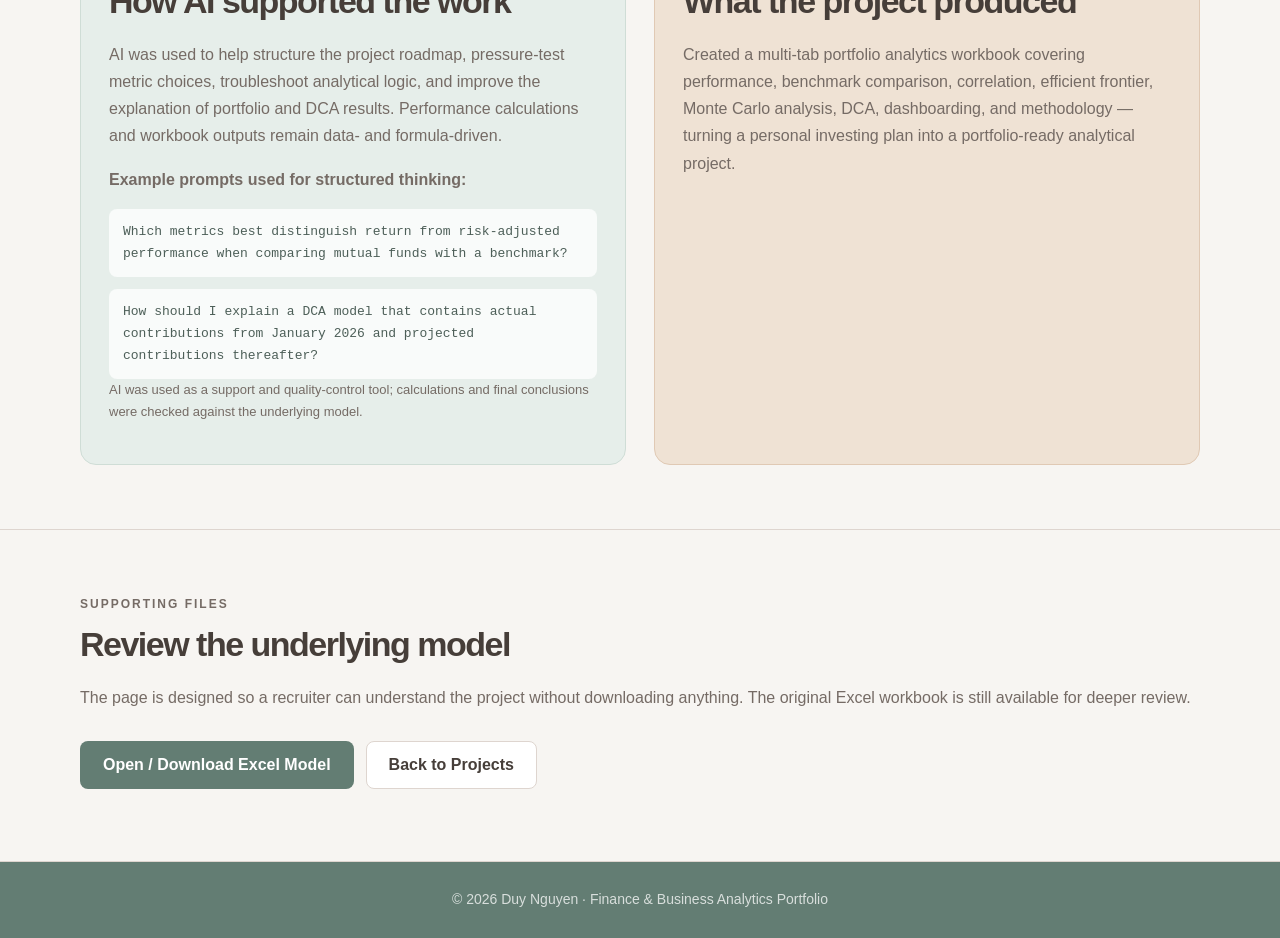
<file: projects/mutualfund.html>
<!DOCTYPE html>
<html lang="en">
<head><meta charset="UTF-8"><meta name="viewport" content="width=device-width, initial-scale=1.0"><title>Vietnam Mutual Fund Portfolio Analytics | Duy Nguyen</title><link rel="stylesheet" href="../style.css"></head>
<body class="project-page">
<div class="project-nav"><div class="container"><a class="back-link" href="../index.html#projects">← Back to Portfolio</a></div></div>
<header class="project-hero"><div class="container"><p class="section-label">Portfolio Management · Quant Analytics · DCA</p><h1>Vietnam Mutual Fund Portfolio Analytics</h1><p class="project-subtitle">A personal portfolio-analytics project comparing five Vietnamese mutual funds with the VN-Index and extending the analysis into optimization, simulation, and DCA.</p><div class="metric-grid"><div class="metric"><strong>5</strong><span>Funds Analyzed</span></div>
<div class="metric"><strong>19.7%</strong><span>Best Fund CAGR</span></div>
<div class="metric"><strong>1.03x</strong><span>Best Fund Sharpe</span></div>
<div class="metric"><strong>19.2%</strong><span>Max-Sharpe Expected Return</span></div></div></div></header>

<section class="project-section"><div class="container"><div class="two-col">
<div class="info-card"><p class="section-label">The problem &amp; context</p><h2>What decision needed to be made?</h2><p>The project was designed to move beyond selecting funds based only on historical return. It compares return, volatility, risk-adjusted performance, benchmark behavior, correlations, portfolio construction, efficient-frontier trade-offs, Monte Carlo outcomes, and a DCA plan beginning in January 2026.</p></div>
<div class="info-card"><p class="section-label">My role</p><h2>What I owned</h2><p>I created the workbook as an end-to-end personal investment analytics project. I assembled NAV and benchmark data, calculated monthly returns and performance metrics, built optimization and simulation views, and connected the analysis to an actual / projected DCA schedule.</p></div>
</div></div></section>

<section class="project-section"><div class="container"><p class="section-label">Methodology</p><h2>How I approached the analysis</h2><div class="process-grid"><div class="process-card"><div class="step">STEP 01</div><h3>Measure stand-alone performance</h3><p>Calculate CAGR, volatility, Sharpe ratio, best / worst months, and benchmark-relative results for each fund.</p></div>
<div class="process-card"><div class="step">STEP 02</div><h3>Analyze portfolio construction</h3><p>Use correlation, minimum-variance, and maximum-Sharpe analysis to understand diversification trade-offs.</p></div>
<div class="process-card"><div class="step">STEP 03</div><h3>Connect analysis to investing behavior</h3><p>Build an actual-from-Jan-2026 / projected-thereafter DCA schedule and compare portfolio value with a VN-Index contribution path.</p></div></div></div></section>

<section class="project-section"><div class="container"><p class="section-label">Model evidence</p><h2>What the workbook shows</h2><div class="evidence"><a href="../assets/mutualfund_dashboard.png" target="_blank"><img src="../assets/mutualfund_dashboard.png" alt="Portfolio analytics dashboard"></a><div class="evidence-caption">Portfolio analytics dashboard · Click the image to inspect the model at full size.</div></div><div class="evidence"><a href="../assets/mutualfund_dca.png" target="_blank"><img src="../assets/mutualfund_dca.png" alt="DCA analysis and benchmark comparison"></a><div class="evidence-caption">DCA analysis and benchmark comparison · Click the image to inspect the model at full size.</div></div></div></section>

<section class="project-section"><div class="container"><p class="section-label">Key findings</p><h2>What I concluded from the analysis</h2><div class="finding"><div class="finding-number">Finding 01</div><h3>MAGEF had the highest fund CAGR in the sample</h3><p>The dashboard reports MAGEF at approximately 19.7% CAGR, while VCBF-BCF had the strongest fund Sharpe ratio at about 1.03x.</p><div class="evidence"><a href="../assets/mutualfund_dashboard.png" target="_blank"><img src="../assets/mutualfund_dashboard.png" alt="Portfolio dashboard summarizing fund performance, benchmark results, and optimized portfolios."></a><div class="evidence-caption">Portfolio dashboard summarizing fund performance, benchmark results, and optimized portfolios. · Click the image to open the full-size Excel snapshot.</div></div></div><div class="finding"><div class="finding-number">Finding 02</div><h3>The DCA model starts with actual contributions from January 2026</h3><p>The DCA sheet separates actual and projected periods and tracks contribution amount, units purchased, cumulative units, portfolio value, and a comparable VN-Index path.</p><div class="evidence"><a href="../assets/mutualfund_dca.png" target="_blank"><img src="../assets/mutualfund_dca.png" alt="DCA analysis showing actual-from-Jan-2026 and projected contributions."></a><div class="evidence-caption">DCA analysis showing actual-from-Jan-2026 and projected contributions. · Click the image to open the full-size Excel snapshot.</div></div></div></div></section>

<section class="project-section"><div class="container"><div class="two-col">
<div class="ai-box"><p class="section-label">AI-assisted workflow</p><h2>How AI supported the work</h2><p>AI was used to help structure the project roadmap, pressure-test metric choices, troubleshoot analytical logic, and improve the explanation of portfolio and DCA results. Performance calculations and workbook outputs remain data- and formula-driven.</p><p><strong>Example prompts used for structured thinking:</strong></p><code>Which metrics best distinguish return from risk-adjusted performance when comparing mutual funds with a benchmark?</code><code>How should I explain a DCA model that contains actual contributions from January 2026 and projected contributions thereafter?</code><p class="small-note">AI was used as a support and quality-control tool; calculations and final conclusions were checked against the underlying model.</p></div>
<div class="outcome-box"><p class="section-label">Outcome / achievement</p><h2>What the project produced</h2><p>Created a multi-tab portfolio analytics workbook covering performance, benchmark comparison, correlation, efficient frontier, Monte Carlo analysis, DCA, dashboarding, and methodology — turning a personal investing plan into a portfolio-ready analytical project.</p></div>
</div></div></section>

<section class="project-section"><div class="container"><p class="section-label">Supporting files</p><h2>Review the underlying model</h2><p>The page is designed so a recruiter can understand the project without downloading anything. The original Excel workbook is still available for deeper review.</p><div class="project-actions"><a class="button button-primary" href="../excel/MutualFund.xlsx" target="_blank">Open / Download Excel Model</a><a class="button button-secondary" href="../index.html#projects">Back to Projects</a></div></div></section>
<footer class="footer"><div class="container"><p>© 2026 Duy Nguyen · Finance &amp; Business Analytics Portfolio</p></div></footer>
</body></html>
</file>
<file: style.css>
:root{
  --cream:#f1eeec;
  --sand:#cb9a6b;
  --taupe:#615650;
  --sage:#637d73;
  --white:#fff;
  --text:#463e39;
  --muted:#756b65;
  --border:#ded5cf;
  --soft-sage:#e4ece8;
  --shadow:0 18px 45px rgba(70,62,57,.12);
}
*{box-sizing:border-box}
html{scroll-behavior:smooth}
body{margin:0;font-family:Arial,Helvetica,sans-serif;line-height:1.7;color:var(--text);background:var(--cream)}
a{color:inherit}
img{max-width:100%}
.container{width:min(1120px,calc(100% - 40px));margin:0 auto}
.section{padding:88px 0}
.section-soft{background:var(--white)}
.section-dark{background:var(--taupe);color:var(--white)}
.section-label{margin:0 0 10px;color:var(--sage);font-size:12px;font-weight:800;letter-spacing:2px;text-transform:uppercase}
.section-dark .section-label{color:#dbe6e1}
h1,h2,h3,p{margin-top:0}
h1{font-size:clamp(42px,7vw,78px);line-height:1.06;letter-spacing:-3px}
h2{margin-bottom:34px;font-size:clamp(31px,5vw,50px);line-height:1.14;letter-spacing:-1.5px}
h3{line-height:1.3}
.site-header{position:sticky;top:0;z-index:100;background:rgba(241,238,236,.94);border-bottom:1px solid rgba(97,86,80,.12);backdrop-filter:blur(12px)}
.navbar{min-height:74px;display:flex;align-items:center;justify-content:space-between}
.logo{width:44px;height:44px;display:grid;place-items:center;background:var(--sage);color:#fff;border-radius:50%;font-weight:800;text-decoration:none}
.nav-links{display:flex;gap:26px}
.nav-links a{font-size:14px;font-weight:700;color:var(--muted);text-decoration:none}
.nav-links a:hover{color:var(--sage)}
.hero{min-height:calc(100vh - 74px);display:flex;align-items:center;color:#fff;background:linear-gradient(rgba(70,62,57,.15),rgba(70,62,57,.15)),linear-gradient(135deg,var(--sand) 0%,var(--taupe) 55%,var(--sage) 100%)}
.hero-content{padding:78px 0}
.eyebrow{margin-bottom:18px;color:rgba(255,255,255,.78);font-size:13px;font-weight:800;letter-spacing:2px;text-transform:uppercase}
.hero h1{max-width:980px;margin-bottom:24px}
.hero h1 span{color:#efe1d3}
.hero-description{max-width:790px;color:rgba(255,255,255,.85);font-size:18px}
.hero-proof{max-width:850px;margin:22px 0 0;padding:18px 20px;border-left:3px solid #efe1d3;background:rgba(255,255,255,.08);color:rgba(255,255,255,.9)}
.hero-actions,.contact-actions,.project-actions{margin-top:30px;display:flex;gap:12px;flex-wrap:wrap}
.button{min-height:48px;display:inline-flex;align-items:center;justify-content:center;padding:0 22px;border:1px solid transparent;border-radius:8px;font-weight:700;text-decoration:none;transition:.2s ease}
.button:hover{transform:translateY(-2px);box-shadow:0 10px 25px rgba(44,39,36,.18)}
.button-primary{background:var(--sage);color:#fff}
.button-secondary{background:transparent;color:var(--text);border-color:var(--border)}
.hero .button-primary{background:#fff;color:var(--sage)}
.hero .button-secondary{color:#fff;border-color:rgba(255,255,255,.55)}
.about-grid{display:grid;grid-template-columns:.9fr 1.1fr;gap:72px}
.about-text{color:var(--muted);font-size:18px}
.skills-grid{display:grid;grid-template-columns:repeat(3,minmax(0,1fr));gap:18px}
.skill-box{padding:26px;background:rgba(255,255,255,.07);border:1px solid rgba(255,255,255,.14);border-radius:14px}
.skill-box h3{margin-bottom:10px;font-size:18px}
.skill-box p{margin:0;color:rgba(255,255,255,.72)}
.card-grid{display:grid;grid-template-columns:repeat(2,minmax(0,1fr));gap:24px}
.card{position:relative;min-height:320px;padding:32px;background:var(--cream);border:1px solid var(--border);border-radius:18px;box-shadow:var(--shadow);transition:.25s ease}
.card:hover{transform:translateY(-5px)}
.card-number{margin-bottom:58px;color:var(--sand);font-size:13px;font-weight:800;letter-spacing:2px}
.card h3{margin-bottom:13px;font-size:23px}
.card p{color:var(--muted)}
.project-link{text-decoration:none}
.project-link:hover{color:var(--sage)}
.project-link::after{content:" ↗";font-size:.82em}
.tags{display:flex;gap:8px;flex-wrap:wrap;margin-top:20px}
.tags span{padding:5px 10px;color:var(--sage);background:var(--soft-sage);border-radius:999px;font-size:12px;font-weight:700}
.coming-soon{box-shadow:none;border-style:dashed;background:#f7f5f2}
.coming-soon .card-number{color:var(--sage)}
.status-pill{display:inline-block;margin-top:10px;padding:5px 10px;border-radius:999px;background:#efe4d7;color:#7b5b3d;font-size:12px;font-weight:800}
.timeline{display:grid}
.timeline-item{display:grid;grid-template-columns:130px 1fr;gap:34px;padding:34px 0;border-top:1px solid var(--border)}
.timeline-item:last-child{border-bottom:1px solid var(--border)}
.timeline-date{color:var(--sand);font-size:18px;font-weight:800}
.timeline-content h3{margin-bottom:3px;font-size:22px}
.company{margin-bottom:12px;color:var(--sage);font-weight:700}
.timeline-content>p:last-of-type{max-width:820px;color:var(--muted)}
.contact-section{background:var(--sand)}
.contact-box{display:flex;align-items:center;justify-content:space-between;gap:44px}
.contact-box p{max-width:700px;color:rgba(70,62,57,.82)}
.footer{padding:26px 0;background:var(--sage);color:rgba(255,255,255,.75);text-align:center}
.footer p{margin:0;font-size:14px}

/* Project detail pages */
.project-page{background:#f7f5f2}
.project-nav{padding:24px 0}
.back-link{text-decoration:none;color:var(--sage);font-weight:800}
.project-hero{padding:48px 0 56px;background:linear-gradient(135deg,#efe4d7,#e7ece9)}
.project-hero h1{max-width:950px;margin-bottom:18px;font-size:clamp(42px,6vw,70px);color:var(--text)}
.project-subtitle{max-width:800px;color:var(--muted);font-size:18px}
.metric-grid{display:grid;grid-template-columns:repeat(4,minmax(0,1fr));gap:14px;margin-top:34px}
.metric{padding:20px;background:rgba(255,255,255,.75);border:1px solid var(--border);border-radius:14px}
.metric strong{display:block;font-size:26px;line-height:1.15;color:var(--sage)}
.metric span{display:block;margin-top:5px;color:var(--muted);font-size:12px;font-weight:700;text-transform:uppercase;letter-spacing:1px}
.project-section{padding:64px 0;border-bottom:1px solid var(--border)}
.project-section h2{font-size:34px;margin-bottom:20px}
.project-section p,.project-section li{color:var(--muted)}
.two-col{display:grid;grid-template-columns:1fr 1fr;gap:28px}
.info-card{padding:28px;background:#fff;border:1px solid var(--border);border-radius:16px}
.info-card h3{margin-bottom:10px}
.process-grid{display:grid;grid-template-columns:repeat(3,minmax(0,1fr));gap:16px}
.process-card{padding:24px;background:#fff;border:1px solid var(--border);border-radius:14px}
.process-card .step{color:var(--sand);font-weight:800;font-size:12px;letter-spacing:1.5px}
.evidence{margin-top:26px;background:#fff;border:1px solid var(--border);border-radius:16px;overflow:hidden;box-shadow:var(--shadow)}
.evidence img{display:block;width:100%;max-height:620px;object-fit:contain;background:#fff}
.evidence-caption{padding:16px 18px;color:var(--muted);font-size:13px;border-top:1px solid var(--border)}
.finding{padding:26px 0;border-top:1px solid var(--border)}
.finding:first-child{border-top:0}
.finding-number{font-size:12px;color:var(--sand);font-weight:800;letter-spacing:1.5px;text-transform:uppercase}
.finding h3{font-size:24px;margin:6px 0 10px}
.ai-box,.outcome-box{padding:28px;border-radius:16px}
.ai-box{background:#e6eeea;border:1px solid #cfddd6}
.outcome-box{background:#efe2d4;border:1px solid #e0c9b4}
.ai-box code{display:block;margin-top:12px;padding:12px 14px;background:rgba(255,255,255,.75);border-radius:8px;white-space:normal;color:#4d5f58}
.project-actions{margin-bottom:8px}
.project-actions .button-secondary{background:#fff}
.small-note{font-size:13px;color:var(--muted)}
@media(max-width:850px){
  .skills-grid{grid-template-columns:1fr 1fr}
  .metric-grid{grid-template-columns:1fr 1fr}
  .process-grid{grid-template-columns:1fr}
  .two-col,.about-grid{grid-template-columns:1fr;gap:20px}
}
@media(max-width:700px){
  .section,.project-section{padding:64px 0}
  .nav-links{display:none}
  .card-grid,.skills-grid{grid-template-columns:1fr}
  .timeline-item{grid-template-columns:1fr;gap:8px}
  .contact-box{display:block}
  .contact-actions{margin-top:28px}
  .metric-grid{grid-template-columns:1fr 1fr}
  h1{letter-spacing:-2px}
}
@media(max-width:500px){
  .container{width:min(100% - 28px,1120px)}
  .metric-grid{grid-template-columns:1fr}
  .hero-actions,.project-actions,.contact-actions{flex-direction:column}
  .button{width:100%}
}


/* Detail-focused project screenshots */
.evidence {
  overflow: hidden;
}

.evidence img {
  display: block;
  width: 100%;
  height: auto;
  max-height: 720px;
  object-fit: contain;
  object-position: top left;
  background: #ffffff;
}

.finding .evidence img {
  max-height: 620px;
}

.hero-layout{
    display:flex;
    align-items:center;
    justify-content:space-between;
    gap:60px;
}

.hero-text{
    flex:1;
}

.hero-photo{
    flex-shrink:0;
}

.hero-photo img{
    width:350px;
    height:450px;
    object-fit:cover;
    border-radius:16px;
    box-shadow:var(--shadow);
}


/* Fieldpiece - In Progress */

.project-card-header {
  display: flex;
  align-items: center;
  justify-content: space-between;
  gap: 12px;
}

.progress-badge {
  display: inline-block;
  background: #fff0d6;
  color: #a65d13;
  border: 1px solid #efc78f;
  padding: 6px 12px;
  border-radius: 20px;
  font-size: 10px;
  font-weight: 700;
  letter-spacing: 1px;
  white-space: nowrap;
}

.project-in-progress {
  border: 1px solid #efc78f;
}

.project-in-progress h3 {
  cursor: default;
}
</file>
